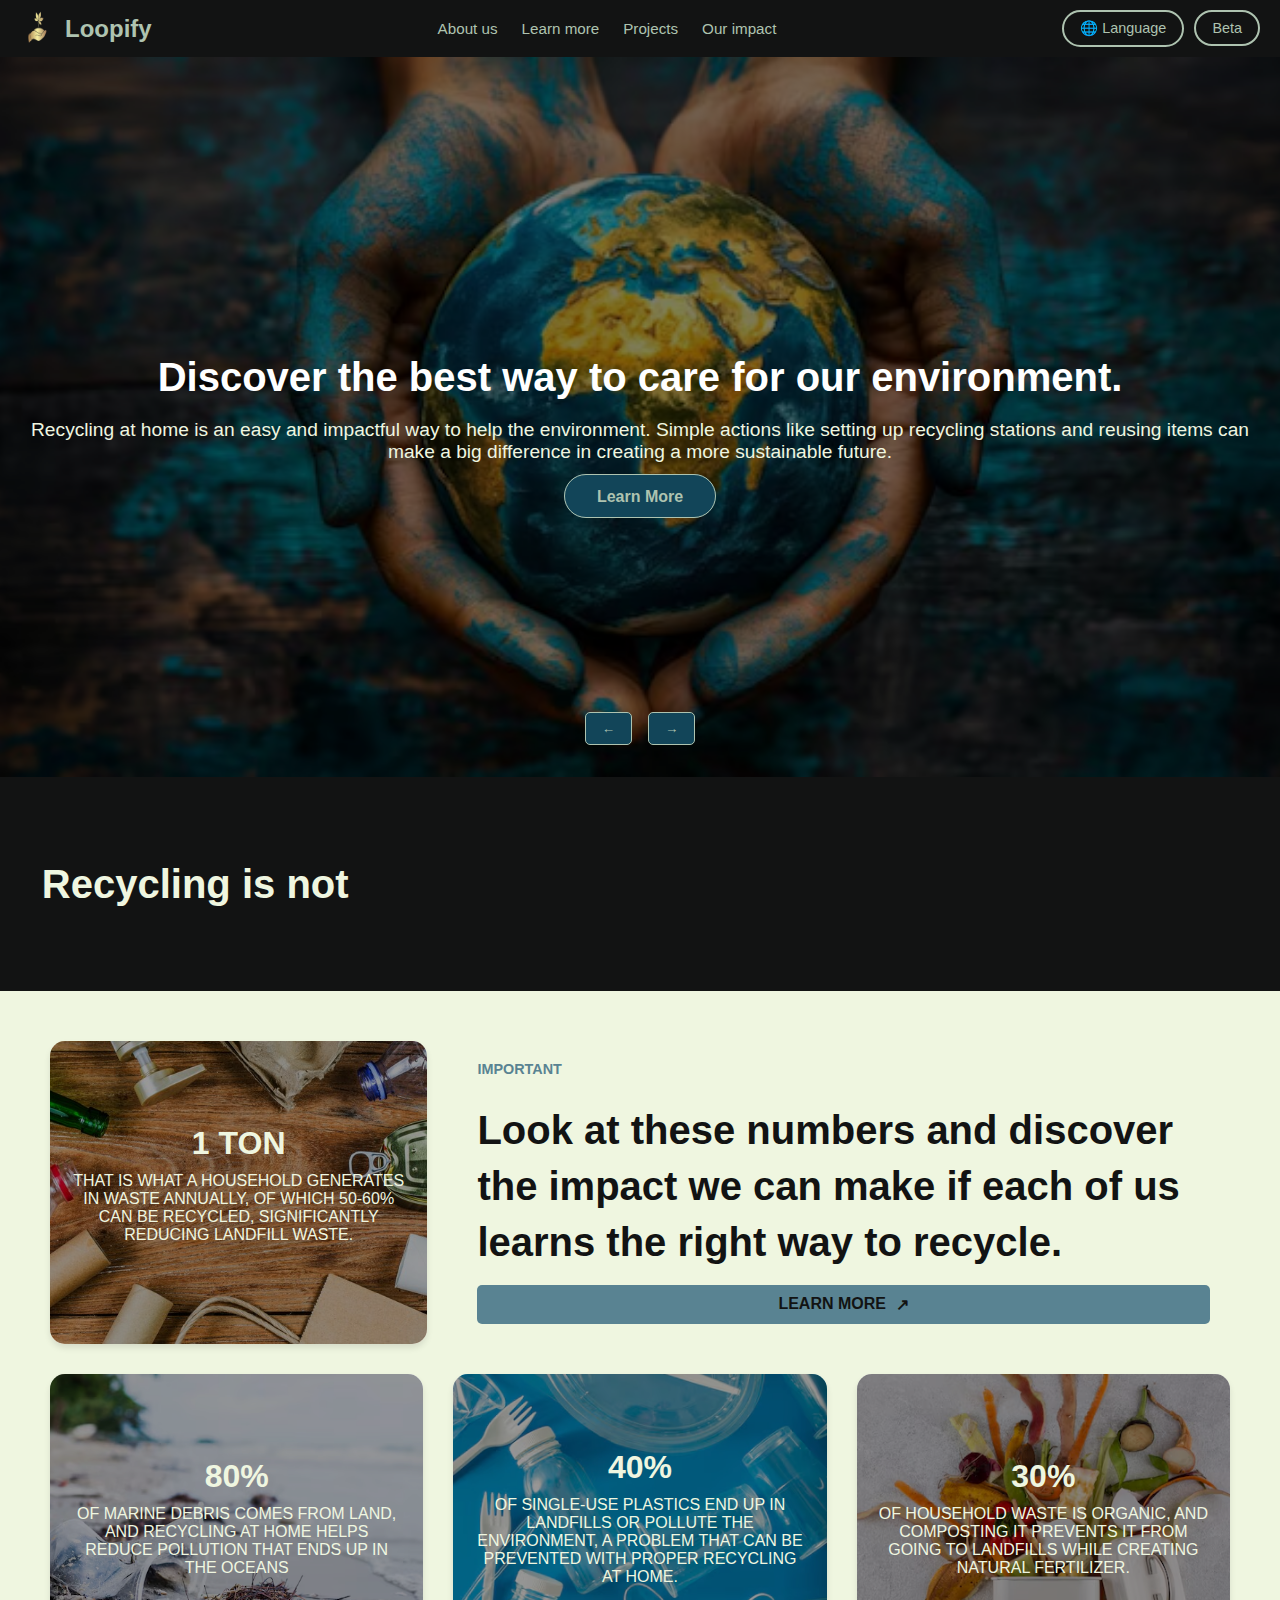
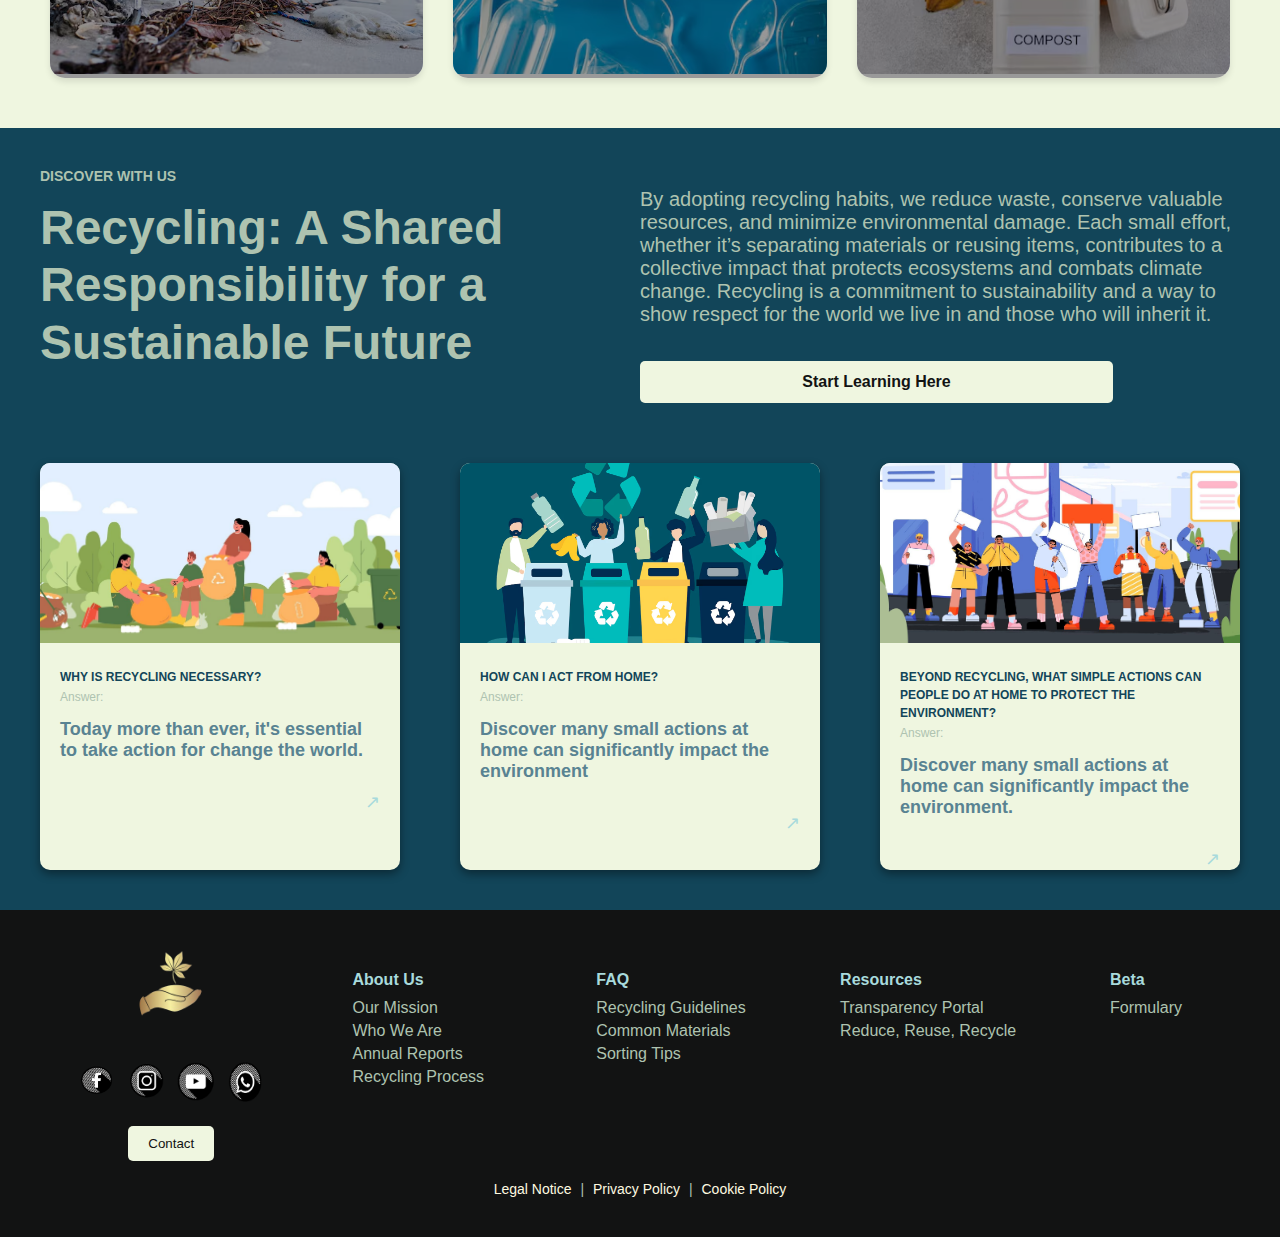
<file: index.html>
<!DOCTYPE html>
<html lang="en">
<head>
    <meta charset="UTF-8">
    <meta name="viewport" content="width=device-width, initial-scale=1.0">
    <title>Loopify Page</title>
    <link href="https://fonts.googleapis.com/css2?family=Roboto:wght@400;700&display=swap" rel="stylesheet">
    <link rel="stylesheet" href="styles.css">
</head>
<body>
    <header>
        <nav class="navbar">
            <a href="index.html" class="logo-container">
                <img src="images/logo.png" alt="Loopify Logo" class="logo">
                <div class="logo-text">Loopify</div>
            </a>
            <ul class="nav-links">
                <li><a href="aboutus.html">About us</a></li>
                <li><a href="how.html">Learn more</a></li>
                <li><a href="#">Projects</a></li>
                <li><a href="aboutus.html">Our impact</a></li>
            </ul>
            <div class="cta-buttons">
                <div class="language-dropdown">
                    <button class="language-btn">🌐 Language</button>
                    <div class="language-options">
                        <a href="indexs.html">Español</a>
                        <a href="index.html">English</a>
                    </div>
                </div>
                <a href="https://docs.google.com/forms/d/e/1FAIpQLScwcW6vLvy4FWDm4fd7d-55OdChu839KWPmwcbdcJJflcZWGw/viewform?usp=sf_link">
                    <button class="contact-btn">Beta</button>
                </a>
            </div>
        </nav>
    </header>
    
    <main>
        <section class="hero">
            <div class="slides">
                <div class="slide active" id="slide1">
                    <div class="hero-content">
                        <h1>Discover the best way to care for our environment.</h1>
                        <p>Recycling at home is an easy and impactful way to help the environment. Simple actions like setting up recycling stations and reusing items can make a big difference in creating a more sustainable future.</p>
                        <a href="why.html" class="scroll-btn">Learn More</a>
                    </div>
                </div>
                <div class="slide" id="slide2">
                    <div class="hero-content">
                        <h1>Teaching Kids to Recycle: A Fun Family Activity!</h1>
                        <p>Make recycling fun for your kids! Teach them eco-friendly habits that will last a lifetime while protecting the planet.</p>
                        <a href="https://www.youtube.com/watch?v=6jQ7y_qQYUA" class="scroll-btn">Watch Video</a>
                    </div>
                </div>
                <div class="slide" id="slide3">
                    <div class="hero-content">
                        <h1>Our Journey: Pioneering Online Recycling Education</h1>
                        <p>Explore how our website started with a mission to educate and inspire better recycling habits, one click at a time!</p>
                        <a href="aboutus.html" class="scroll-btn">Explore</a>
                    </div>
                </div>
            </div>
            <div class="carousel-controls">
                <button class="prev-btn">←</button>
                <button class="next-btn">→</button>
            </div>
        </section>

        <section class="scroll-text-container">
            <h1 class="scroll-text" data-text="Recycling is not just a choice; it’s a responsibility we all share."></h1>
        </section>

        <section class="stats-section">
            <div class="stats-content">
                <div class="stats-header-container">
                    <div class="stats-image">
                        <img src="images/houserecycle.png" alt="40%" class="stats-card-image">
                        <div class="stats-card-text">
                            <h2>1 TON</h2>
                            <p>THAT IS WHAT A HOUSEHOLD GENERATES IN WASTE ANNUALLY, OF WHICH 50-60% CAN BE RECYCLED, SIGNIFICANTLY REDUCING LANDFILL WASTE.</p>
                        </div>
                    </div>
                    <div class="stats-header">
                        <span class="stats-label">IMPORTANT</span>
                        <h1 class="stats-title">
                            Look at these numbers and discover the impact we can make if each of us learns the right way to recycle.
                        </h1>
                        <a href="why.html" class="stats-button">
                            <span>LEARN MORE</span>
                            <span class="stats-arrow">↗</span>
                        </a>
                    </div>
                </div>
        
                <div class="stats-cards-grid">
                    <div class="stats-card">
                        <img src="images/marinedebris.png" alt="1 TON" class="stats-card-image">
                        <div class="stats-card-text">
                            <h2>80%</h2>
                            <p>OF MARINE DEBRIS COMES FROM LAND, AND RECYCLING AT HOME HELPS REDUCE POLLUTION THAT ENDS UP IN THE OCEANS</p>
                        </div>
                    </div>
                    <div class="stats-card">
                        <img src="images/plastics.png" alt="40%" class="stats-card-image">
                        <div class="stats-card-text">
                            <h2>40%</h2>
                            <p>OF SINGLE-USE PLASTICS END UP IN LANDFILLS OR POLLUTE THE ENVIRONMENT, A PROBLEM THAT CAN BE PREVENTED WITH PROPER RECYCLING AT HOME.</p>
                        </div>
                    </div>
                    <div class="stats-card">
                        <img src="images/compost.png" alt="30%" class="stats-card-image">
                        <div class="stats-card-text">
                            <h2>30%</h2>
                            <p>OF HOUSEHOLD WASTE IS ORGANIC, AND COMPOSTING IT PREVENTS IT FROM GOING TO LANDFILLS WHILE CREATING NATURAL FERTILIZER.</p>
                        </div>
                    </div>
                </div>
            </div>
        </section>

        <section class="container">
            <div class="option">
                <div class="option-flex">
                    <div class="option-title">
                        <span class="section-label">Discover with us</span>
                        <h1>Recycling: A Shared Responsibility for a Sustainable Future</h1>
                    </div>
                    <div class="option-paragraph">
                        <p>By adopting recycling habits, we reduce waste, conserve valuable resources, and minimize environmental damage. Each small effort, whether it’s separating materials or reusing items, contributes to a collective impact that protects ecosystems and combats climate change. Recycling is a commitment to sustainability and a way to show respect for the world we live in and those who will inherit it.</p>
                        <a href="why.html" class="view-all-btn">Start Learning Here</a>
                    </div>
                </div>
            </div>
            <section class="cards">
                <div class="card">
                    <img src="images/benefic.png" alt="Solar panels">
                    <div class="card-content">
                        <span class="category">Why is recycling necessary?</span>
                        <span class="date">Answer:</span>
                        <h3>Today more than ever, it's essential to take action for change the world.</h3>
                        <a href="why.html" class="card-link">↗</a>
                    </div>
                </div>
                <div class="card">
                    <img src="images/trashhero.png" alt="Abstract dots">
                    <div class="card-content">
                        <span class="category">How can I act from home?</span>
                        <span class="date">Answer:</span>
                        <h3>Discover many small actions at home can significantly impact the environment</h3>
                        <a href="how.html#" class="card-link">↗</a>
                    </div>
                </div>
                <div class="card">
                    <img src="images/important.png" alt="Logistics center">
                    <div class="card-content">
                        <span class="category">Beyond Recycling, What simple actions can people do at home to protect the environment?</span>
                        <span class="date">Answer:</span>
                        <h3>Discover many small actions at home can significantly impact the environment.</h3>
                        <a href="what.html#" class="card-link">↗</a>
                    </div>
                </div>
            </section>
        </section>
    </main>

    <footer class="main-footer">
        <div class="footer-container">
            <div class="footer-logo-contact">
                <img src="images/logo.png" alt="DTRE Logo" class="footer-logo">
                <div class="footer-social">
                    <a href="#"><img src="images/facebook.png" alt="Facebook"></a>
                    <a href="#"><img src="images/instagram.png" alt="Instagram"></a>
                    <a href="#"><img src="images/youtube.png" alt="YouTube"></a>
                    <a href="#"><img src="images/whatsapp.png" alt="Email"></a>
            </div>
                <button class="contact-button">Contact</button>
            </div>
            <div class="footer-links">
                <div>
                    <h4>About Us</h4>
                    <ul>
                        <li><a href="aboutus.html">Our Mission</a></li>
                        <li><a href="aboutus.html">Who We Are</a></li>
                        <li><a href="aboutus.html">Annual Reports</a></li>
                        <li><a href="aboutus.html">Recycling Process</a></li>

                    </ul>
                </div>
                <div>
                    <h4>FAQ</h4>
                    <ul>
                        <li><a href="how.html#">Recycling Guidelines</a></li>
                        <li><a href="why.html#">Common Materials</a></li>
                        <li><a href="what.html#">Sorting Tips</a></li>
                    </ul>
                </div>
                <div>
                    <h4>Resources</h4>
                    <ul>
                        <li><a href="aboutus.html">Transparency Portal</a></li>
                        <li><a href="how.html#">Reduce, Reuse, Recycle</a></li>
                    </ul>
                </div>
                <div>
                    <h4>Beta</h4>
                    <ul>
                        <li><a href="https://docs.google.com/forms/d/e/1FAIpQLScwcW6vLvy4FWDm4fd7d-55OdChu839KWPmwcbdcJJflcZWGw/viewform?usp=sf_link">Formulary</a></li>
                    </ul>
                </div>
            </div>
        </div>
        <div class="footer-legal">
            <a href="aboutus.html">Legal Notice</a> |
            <a href="aboutus.html">Privacy Policy</a> |
            <a href="aboutus.html">Cookie Policy</a>
        </div>
    </footer>
    <script src="script.js"></script>
</body>
</html>
</file>
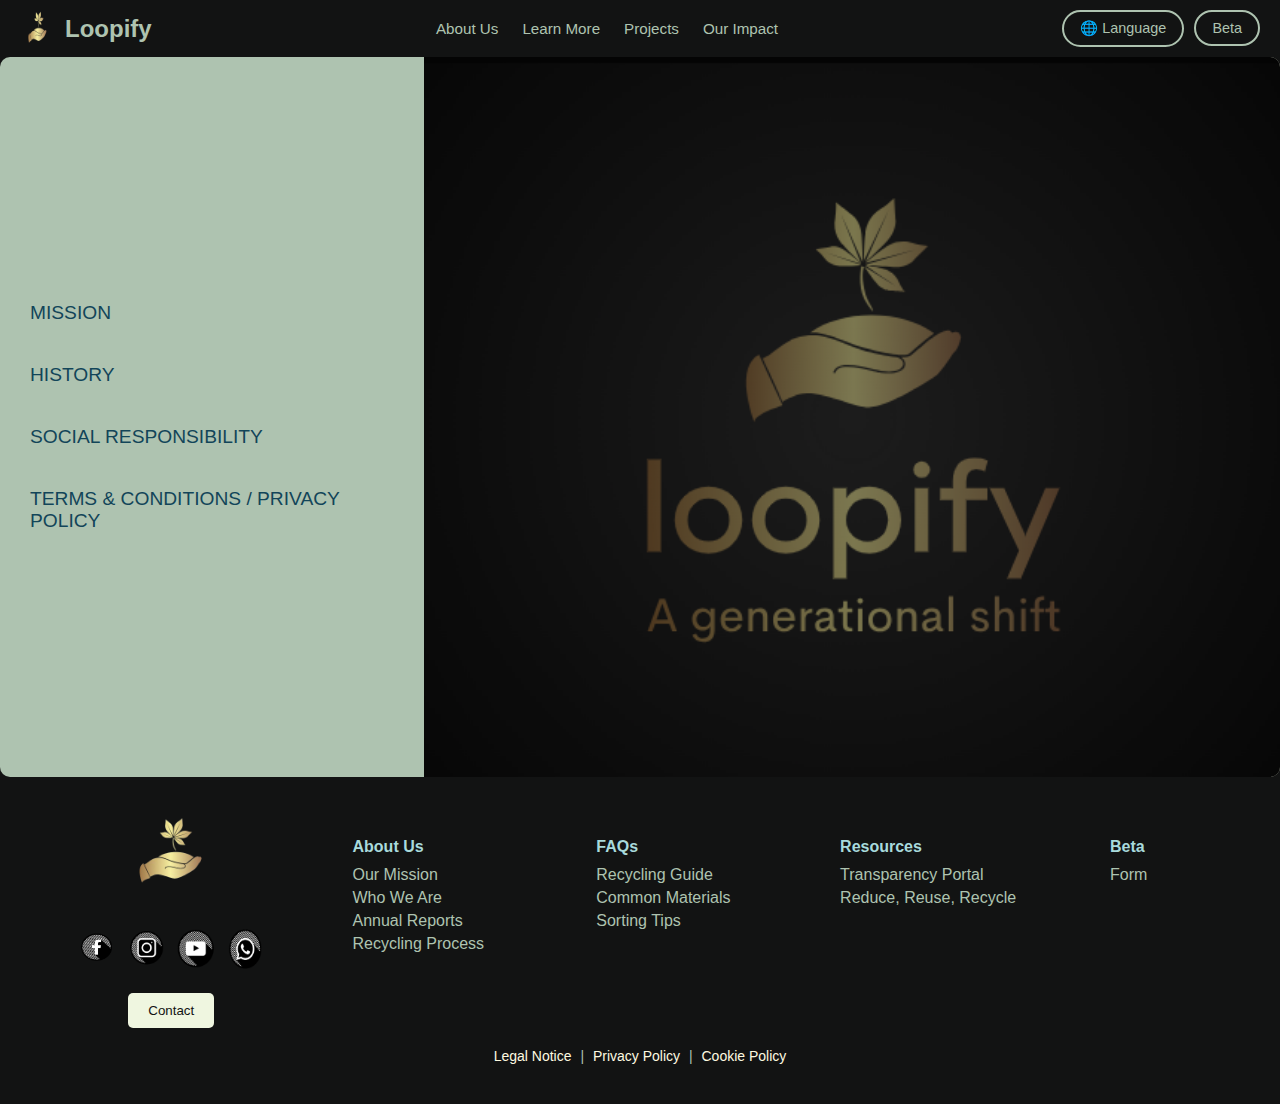
<file: aboutus.html>
<!DOCTYPE html>
<html lang="en">
<head>
    <meta charset="UTF-8">
    <meta name="viewport" content="width=device-width, initial-scale=1.0">
    <title>Loopify Page</title>
    <link href="https://fonts.googleapis.com/css2?family=Roboto:wght@400;700&display=swap" rel="stylesheet">
    <link rel="stylesheet" href="styles.css">
</head>
<body>
    <header>
        <nav class="navbar">
            <a href="indexs.html" class="logo-container">
                <img src="images/logo.png" alt="Loopify Logo" class="logo">
                <div class="logo-text">Loopify</div>
            </a>
            <ul class="nav-links">
                <li><a href="aboutus.html">About Us</a></li>
                <li><a href="how.html#">Learn More</a></li>
                <li><a href="#">Projects</a></li>
                <li><a href="aboutus.html">Our Impact</a></li>
            </ul>
            <div class="cta-buttons">
                <div class="language-dropdown">
                    <button class="language-btn">🌐 Language</button>
                    <div class="language-options">
                        <a href="sobrenosotros.html">Español</a>
                        <a href="aboutus.html">English</a>
                    </div>
                </div>
                <a href="https://docs.google.com/forms/d/e/1FAIpQLScwcW6vLvy4FWDm4fd7d-55OdChu839KWPmwcbdcJJflcZWGw/viewform?usp=sf_link">
                    <button class="contact-btn">Beta</button>
                </a>
            </div>
        </nav>
    </header>
    <main>
        <section class="media-section">
            <div class="text-container">
                <div class="static-text" data-id="1">MISSION</div>
                <div class="static-text" data-id="2">HISTORY</div>
                <div class="highlighted-text" data-id="3">SOCIAL RESPONSIBILITY</div>
                <div class="static-text" data-id="4">TERMS & CONDITIONS / PRIVACY POLICY</div>
            </div>
    
            <div class="descriptions-container">
                <div class="description-item" data-id="1">
                    <p>This website aims to educate and empower people to protect the environment through recycling. It provides guides, tips, and resources to raise awareness, reduce waste, and promote sustainable living. The site encourages eco-friendly habits through interactive content, community engagement, and educational tools for a greener future.</p>
                </div>
                <div class="description-item" data-id="2">
                    <p>In November 2024, we emerged from a deep desire to help the environment. We firmly believe that everyone can make a positive impact from within the walls of their homes. Through this website, our goal is to educate, inspire, and empower people to adopt recycling practices and contribute to a more sustainable future.</p>
                </div>
                <div class="description-item" data-id="3">
                    <p>Loopify is committed to sustainability, aligning its Corporate Social Responsibility with its strategy and culture. We prioritize transparency, active listening, and integrity to build trust with stakeholders. Through open communication, we understand their needs and create meaningful actions to address them, fostering shared value and collaboration.</p>
                </div>
                <div class="description-item" data-id="4">
                    <h2>Terms and Conditions</h2>

                    <h3>Welcome to Loopify</h3>
                    <p>Thank you for visiting Loopify, an educational website dedicated to raising awareness about recycling and sustainability. By accessing and using this site, you agree to comply with the following terms and conditions. If you do not agree with these terms, we recommend that you do not use this website.</p>
                
                    <h3>Use of the Website</h3>
                    <p><strong>1. Educational Purpose:</strong> The site is provided solely for educational purposes. It should not be used for commercial or profit-making purposes.</p>
                    <p><strong>2. Content:</strong> The content provided on this website, including text, graphics, images, and other materials, is intended to provide information about recycling and sustainability. We do not guarantee that all information is accurate or complete.</p>
                    <p><strong>3. Interactivity:</strong> By interacting with our content, such as forms or educational tools, you agree to use the provided information responsibly and within the established guidelines.</p>
                    <p><strong>4. No Data Retention:</strong> Loopify does not collect, store, or share personally identifiable information from users. Any information entered by the user is used solely for interaction within the website and is not stored.</p>
                
                    <h3>Intellectual Property</h3>
                    <p>All content on the website, including but not limited to text, images, logos, and design, is the property of Loopify or its respective owners and is protected by intellectual property laws.</p>
                
                    <h3>Modifications to the Website</h3>
                    <p>We reserve the right to modify or remove any part of this website at any time without prior notice. This includes changes to the terms and conditions, which will be posted on this page.</p>
                
                    <h3>User Responsibilities</h3>
                    <p>The user is responsible for:</p>
                    <ul>
                        <li>Using the website for educational purposes and not violating local or international laws.</li>
                        <li>Not using the site for illegal activities, such as unauthorized data collection or unauthorized access to systems.</li>
                    </ul>
                
                    <h3>Disclaimer of Liability</h3>
                    <p>Loopify will not be liable for any direct or indirect damages arising from the use of this website, including but not limited to data loss, service interruptions, or device damage.</p>

                    <h2>Privacy Policy</h2>

                    <h3>Information We Collect</h3>
                    <p>At Loopify, we are committed to protecting your privacy. We do not collect or store personally identifiable information from users who visit our website. Any interaction with our tools and educational content does not require the submission of personal data.</p>
                
                    <h3>Use of Cookies</h3>
                    <p>This website uses cookies to enhance your browsing experience. Cookies are small files stored on your device that allow the website to remember your preferences. You can configure your browser to reject cookies, but this may affect some website features.</p>
                
                    <h3>Data Security</h3>
                    <p>Although Loopify does not collect personal information, we take reasonable measures to ensure the security of any data you may provide when using the site (e.g., through interactive forms). However, we cannot guarantee complete security of data transmitted over the internet.</p>
                
                    <h3>Links to Third-Party Websites</h3>
                    <p>Our site may contain links to other websites. We are not responsible for the privacy policies or content of those sites. We recommend reading the privacy policies of any external websites you visit.</p>
                
                    <h3>Changes to the Privacy Policy</h3>
                    <p>Loopify reserves the right to modify this privacy policy at any time. Any changes will be posted on this page. We recommend reviewing this page regularly to stay informed about any updates.</p>
                
                </div>
            </div>
        </section>    
    </main>
    <footer class="main-footer">
        <div class="footer-container">
            <div class="footer-logo-contact">
                <img src="images/logo.png" alt="DTRE Logo" class="footer-logo">
                <div class="footer-social">
                    <a href="#"><img src="images/facebook.png" alt="Facebook"></a>
                    <a href="#"><img src="images/instagram.png" alt="Instagram"></a>
                    <a href="#"><img src="images/youtube.png" alt="YouTube"></a>
                    <a href="#"><img src="images/whatsapp.png" alt="WhatsApp"></a>
                </div>
                <button class="contact-button">Contact</button>
            </div>
            <div class="footer-links">
                <div>
                    <h4>About Us</h4>
                    <ul>
                        <li><a href="aboutus.html">Our Mission</a></li>
                        <li><a href="aboutus.html">Who We Are</a></li>
                        <li><a href="aboutus.html">Annual Reports</a></li>
                        <li><a href="aboutus.html">Recycling Process</a></li>
                    </ul>
                </div>
                <div>
                    <h4>FAQs</h4>
                    <ul>
                        <li><a href="how.html#">Recycling Guide</a></li>
                        <li><a href="why.html#">Common Materials</a></li>
                        <li><a href="what.html#">Sorting Tips</a></li>
                    </ul>
                </div>
                <div>
                    <h4>Resources</h4>
                    <ul>
                        <li><a href="aboutus.html">Transparency Portal</a></li>
                        <li><a href="how.html#">Reduce, Reuse, Recycle</a></li>
                    </ul>
                </div>
                <div>
                    <h4>Beta</h4>
                    <ul>
                        <li><a href="aboutus.html">Form</a></li>
                    </ul>
                </div>
            </div>
        </div>
        <div class="footer-legal">
            <a href="aboutus.html">Legal Notice</a> |
            <a href="aboutus.html">Privacy Policy</a> |
            <a href="aboutus.html">Cookie Policy</a>
        </div>
    </footer>
    <script>
        document.addEventListener("DOMContentLoaded", () => {
            const textOptions = document.querySelectorAll(".text-container div");
            const descriptions = document.querySelectorAll(".description-item");

            textOptions.forEach((textOption) => {
                textOption.addEventListener("click", () => {
                    const id = textOption.getAttribute("data-id");

                    textOptions.forEach((text) => text.classList.remove("active"));
                    descriptions.forEach((desc) => desc.classList.remove("active"));

                    textOption.classList.add("active");
                    const matchingDescription = document.querySelector(`.description-item[data-id="${id}"]`);
                    if (matchingDescription) {
                        matchingDescription.classList.add("active");
                    }
                });
            });
        });
        document.querySelector('.language-btn').addEventListener('click', function (e) {
        e.stopPropagation();
        const dropdown = document.querySelector('.language-dropdown');
        dropdown.classList.toggle('open');
    });

document.addEventListener('click', function () {
        const dropdown = document.querySelector('.language-dropdown');
        if (dropdown.classList.contains('open')) {
            dropdown.classList.remove('open');
        }
    });
    </script>

</body>
</html>
</file>
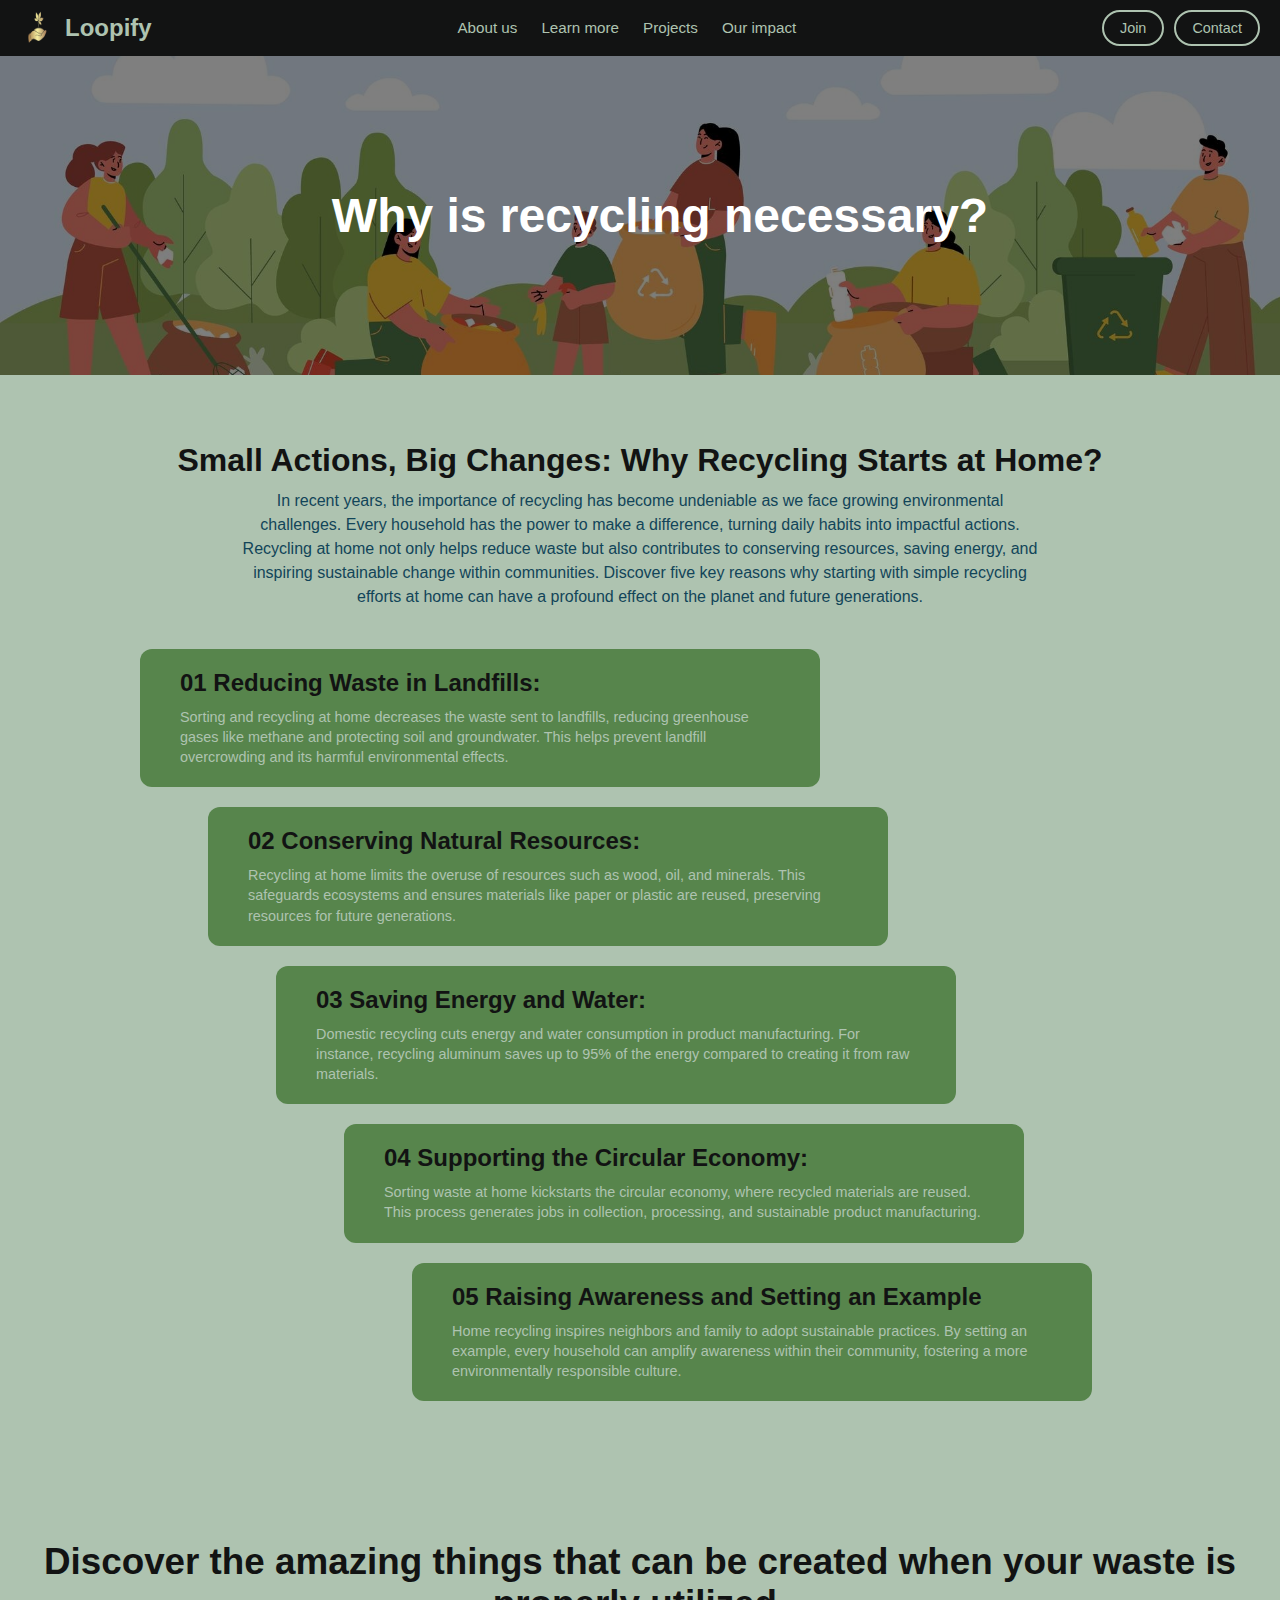
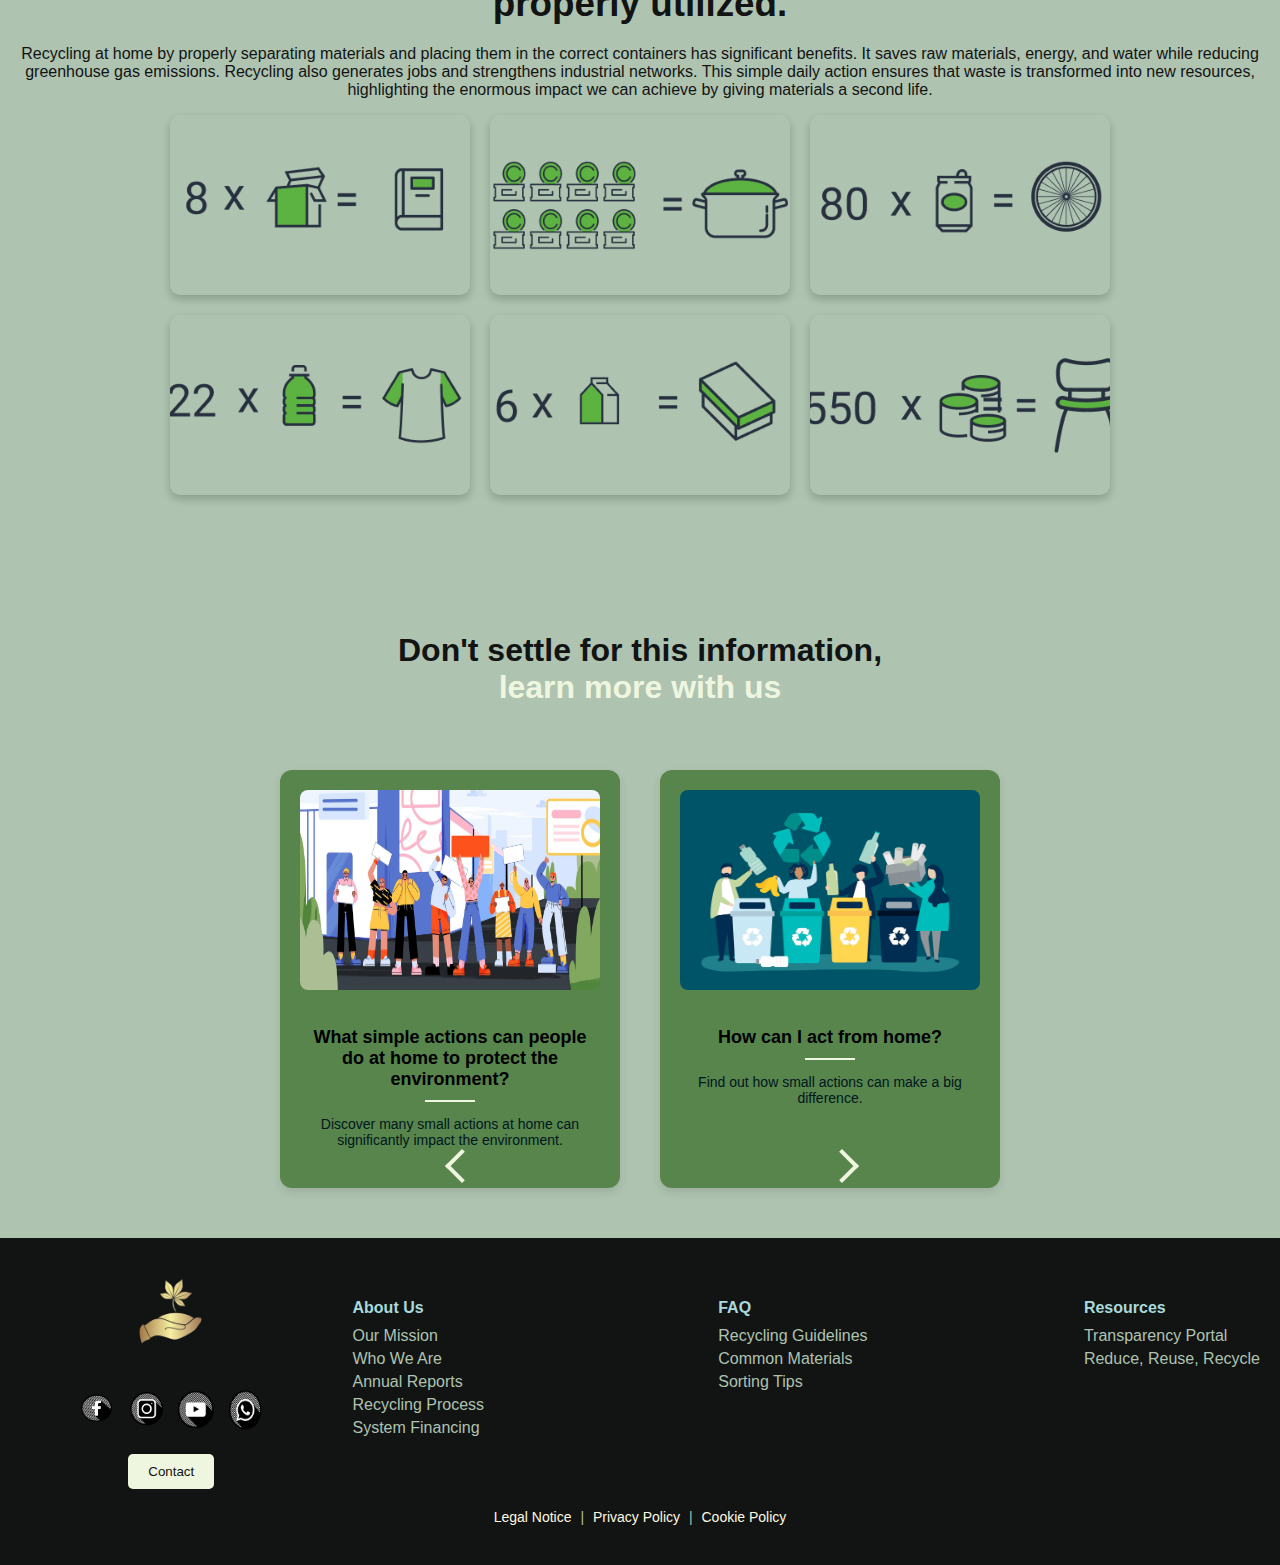
<file: benefict.html>
<!DOCTYPE html>
<html lang="en">
<head>
    <meta charset="UTF-8">
    <meta name="viewport" content="width=device-width, initial-scale=1.0">
    <title>Loopify Page</title>
    <link href="https://fonts.googleapis.com/css2?family=Roboto:wght@400;700&display=swap" rel="stylesheet">
    <link rel="stylesheet" href="styles.css">
</head>
<body>
    <header>
        <nav class="navbar">
            <a href="file:///Users/dr.jluismosqueda/Desktop/BYUI-ONLINE/GESCI%20110/index.html" class="logo-container">
                <img src="images/logo.png" alt="Loopify Logo" class="logo">
                <div class="logo-text">Loopify</div>
            </a>
            <ul class="nav-links">
                <li><a href="file:///Users/dr.jluismosqueda/Desktop/BYUI-ONLINE/GESCI%20110/aboutus.html">About us</a></li>
                <li><a href="file:///Users/dr.jluismosqueda/Desktop/BYUI-ONLINE/GESCI%20110/trash.html#">Learn more</a></li>
                <li><a href="#">Projects</a></li>
                <li><a href="file:///Users/dr.jluismosqueda/Desktop/BYUI-ONLINE/GESCI%20110/aboutus.html">Our impact</a></li>
            </ul>
            <div class="cta-buttons">
                <button class="join-btn">Join</button>
                <button class="contact-btn">Contact</button>
            </div>
        </nav>
    </header>
    <main>
        <section class="hero-benefic">
            <h1>Why is recycling necessary?</h1>
        </section>

        <section class="approach">
            <h2>Small Actions, Big Changes: Why Recycling Starts at Home?</h2>
            <p>
                In recent years, the importance of recycling has become undeniable as we face growing environmental challenges. Every household has the power to make a difference, turning daily habits into impactful actions. Recycling at home not only helps reduce waste but also contributes to conserving resources, saving energy, and inspiring sustainable change within communities. Discover five key reasons why starting with simple recycling efforts at home can have a profound effect on the planet and future generations.
            </p>
            <div class="steps">
                <div class="step step-1">
                    <h3>01 Reducing Waste in Landfills:</h3>
                    <p>Sorting and recycling at home decreases the waste sent to landfills, reducing greenhouse gases like methane and protecting soil and groundwater. This helps prevent landfill overcrowding and its harmful environmental effects.</p>
                </div>
                <div class="step step-2">
                    <h3>02 Conserving Natural Resources:</h3>
                    <p>Recycling at home limits the overuse of resources such as wood, oil, and minerals. This safeguards ecosystems and ensures materials like paper or plastic are reused, preserving resources for future generations.</p>
                </div>
                <div class="step step-3">
                    <h3>03 Saving Energy and Water:</h3>
                    <p>Domestic recycling cuts energy and water consumption in product manufacturing. For instance, recycling aluminum saves up to 95% of the energy compared to creating it from raw materials.</p>
                </div>
                <div class="step step-4">
                    <h3>04 Supporting the Circular Economy:</h3>
                    <p>Sorting waste at home kickstarts the circular economy, where recycled materials are reused. This process generates jobs in collection, processing, and sustainable product manufacturing.</p>
                </div>
                <div class="step step-5">
                    <h3>05 Raising Awareness and Setting an Example</h3>
                    <p>Home recycling inspires neighbors and family to adopt sustainable practices. By setting an example, every household can amplify awareness within their community, fostering a more environmentally responsible culture.</p>
                </div>
            </div>
        </section>

        <section class="benefic">
            <h2>Discover the amazing things that can be created when your waste is properly utilized.</h2>
            <p class="main-text"></p>Recycling at home by properly separating materials and placing them in the correct containers has significant benefits. It saves raw materials, energy, and water while reducing greenhouse gas emissions. Recycling also generates jobs and strengthens industrial networks. This simple daily action ensures that waste is transformed into new resources, highlighting the enormous impact we can achieve by giving materials a second life.</p>
            <div class="illustration-container">
                <div class="illustration">
                    <div class="image-box">
                        <img src="images/book.png" alt="Safety Image">
                    </div>
                    <div class="content1">
                        <h3>1 Book</h3>
                        <p>With 8 cereal boxes</p>
                    </div>
                </div>
                <div class="illustration">
                    <div class="image-box">
                        <img src="images/cooking pot.png" alt="Adventure Image">
                    </div>
                    <div class="content1">
                        <h3>1 Cooking Pot</h3>
                        <p>We can create the components with 8 tin cans</p>
                    </div>
                </div>
                <div class="illustration">
                    <div class="image-box">
                        <img src="images/ticycletire.png" alt="Memories Image">
                    </div>
                    <div class="content1">
                        <h3>1 Bicycle Tire</h3>
                        <p>With 80 soda cans</p>
                    </div>
                </div>
                <div class="illustration">
                    <div class="image-box">
                        <img src="images/t-shirt.png" alt="Memories Image">
                    </div>
                    <div class="content1">
                        <h3>1 T-shirt</h3>
                        <p>With 22 plastic bottles</p>
                    </div>
                </div>
                <div class="illustration">
                    <div class="image-box">
                        <img src="images/shoebox.png" alt="Memories Image">
                    </div>
                    <div class="content1">
                        <h3>1 Shoebox</h3>
                        <p>With 6 cartons briks</p>
                    </div>
                </div>
                <div class="illustration">
                    <div class="image-box">
                        <img src="images/chair.png" alt="Memories Image">
                    </div>
                    <div class="content1">
                        <h3>The Parts Of A Chair</h3>
                        <p>With 550 aluminum cans</p>
                    </div>
                </div>
            </div>
        </section>
        <section class="learn-more-section">
            <h2>Don't settle for this information, <br><span>learn more with us</span></h2>
            <p>Check out our other articles:</p>
            <div class="articles">
                <div class="article-benefic">
                    <img src="images/important.png" alt="Benefits of recycling">
                    <h3>What simple actions can people do at home to protect the environment?</h3>
                    <hr />
                    <p>Discover many small actions at home can significantly impact the environment.</p>
                    <a href="file:///Users/dr.jluismosqueda/Desktop/BYUI-ONLINE/GESCI%20110/important.html#" class="arrows left-arrows"></a>
                </div> 
                <div class="article-benefic">
                    <img src="images/trashhero.png" alt="Benefits of recycling">
                    <h3>How can I act from home?</h3>
                    <hr />
                    <p>Find out how small actions can make a big difference.</p>
                    <a href="file:///Users/dr.jluismosqueda/Desktop/BYUI-ONLINE/GESCI%20110/trash.html#" class="arrows right-arrows"></a>
                </div>
            </div>
        </section>    
    </main>
    <footer class="main-footer">
        <div class="footer-container">
            <div class="footer-logo-contact">
                <img src="images/logo.png" alt="DTRE Logo" class="footer-logo">
                <div class="footer-social">
                    <a href="#"><img src="images/facebook.png" alt="Facebook"></a>
                    <a href="#"><img src="images/instagram.png" alt="Instagram"></a>
                    <a href="#"><img src="images/youtube.png" alt="YouTube"></a>
                    <a href="#"><img src="images/whatsapp.png" alt="Email"></a>
            </div>
                <button class="contact-button">Contact</button>
            </div>
            <div class="footer-links">
                <div>
                    <h4>About Us</h4>
                    <ul>
                        <li><a href="file:///Users/dr.jluismosqueda/Desktop/BYUI-ONLINE/GESCI%20110/aboutus.html">Our Mission</a></li>
                        <li><a href="file:///Users/dr.jluismosqueda/Desktop/BYUI-ONLINE/GESCI%20110/aboutus.html">Who We Are</a></li>
                        <li><a href="file:///Users/dr.jluismosqueda/Desktop/BYUI-ONLINE/GESCI%20110/aboutus.html">Annual Reports</a></li>
                        <li><a href="file:///Users/dr.jluismosqueda/Desktop/BYUI-ONLINE/GESCI%20110/aboutus.html">Recycling Process</a></li>
                        <li><a href="file:///Users/dr.jluismosqueda/Desktop/BYUI-ONLINE/GESCI%20110/aboutus.html">System Financing</a></li>
                    </ul>
                </div>
                <div>
                    <h4>FAQ</h4>
                    <ul>
                        <li><a href="file:///Users/dr.jluismosqueda/Desktop/BYUI-ONLINE/GESCI%20110/trash.html#">Recycling Guidelines</a></li>
                        <li><a href="file:///Users/dr.jluismosqueda/Desktop/BYUI-ONLINE/GESCI%20110/trash.html#">Common Materials</a></li>
                        <li><a href="file:///Users/dr.jluismosqueda/Desktop/BYUI-ONLINE/GESCI%20110/important.html#">Sorting Tips</a></li>
                    </ul>
                </div>
                <div>
                    <h4>Resources</h4>
                    <ul>
                        <li><a href="file:///Users/dr.jluismosqueda/Desktop/BYUI-ONLINE/GESCI%20110/aboutus.html">Transparency Portal</a></li>
                        <li><a href="file:///Users/dr.jluismosqueda/Desktop/BYUI-ONLINE/GESCI%20110/trash.html#">Reduce, Reuse, Recycle</a></li>
                    </ul>
                </div>
            </div>
        </div>
        <div class="footer-legal">
            <a href="file:///Users/dr.jluismosqueda/Desktop/BYUI-ONLINE/GESCI%20110/aboutus.html">Legal Notice</a> |
            <a href="file:///Users/dr.jluismosqueda/Desktop/BYUI-ONLINE/GESCI%20110/aboutus.html">Privacy Policy</a> |
            <a href="file:///Users/dr.jluismosqueda/Desktop/BYUI-ONLINE/GESCI%20110/aboutus.html">Cookie Policy</a>
        </div>
    </footer>
<script src="script.js"></script>
</body>
</html>
</file>
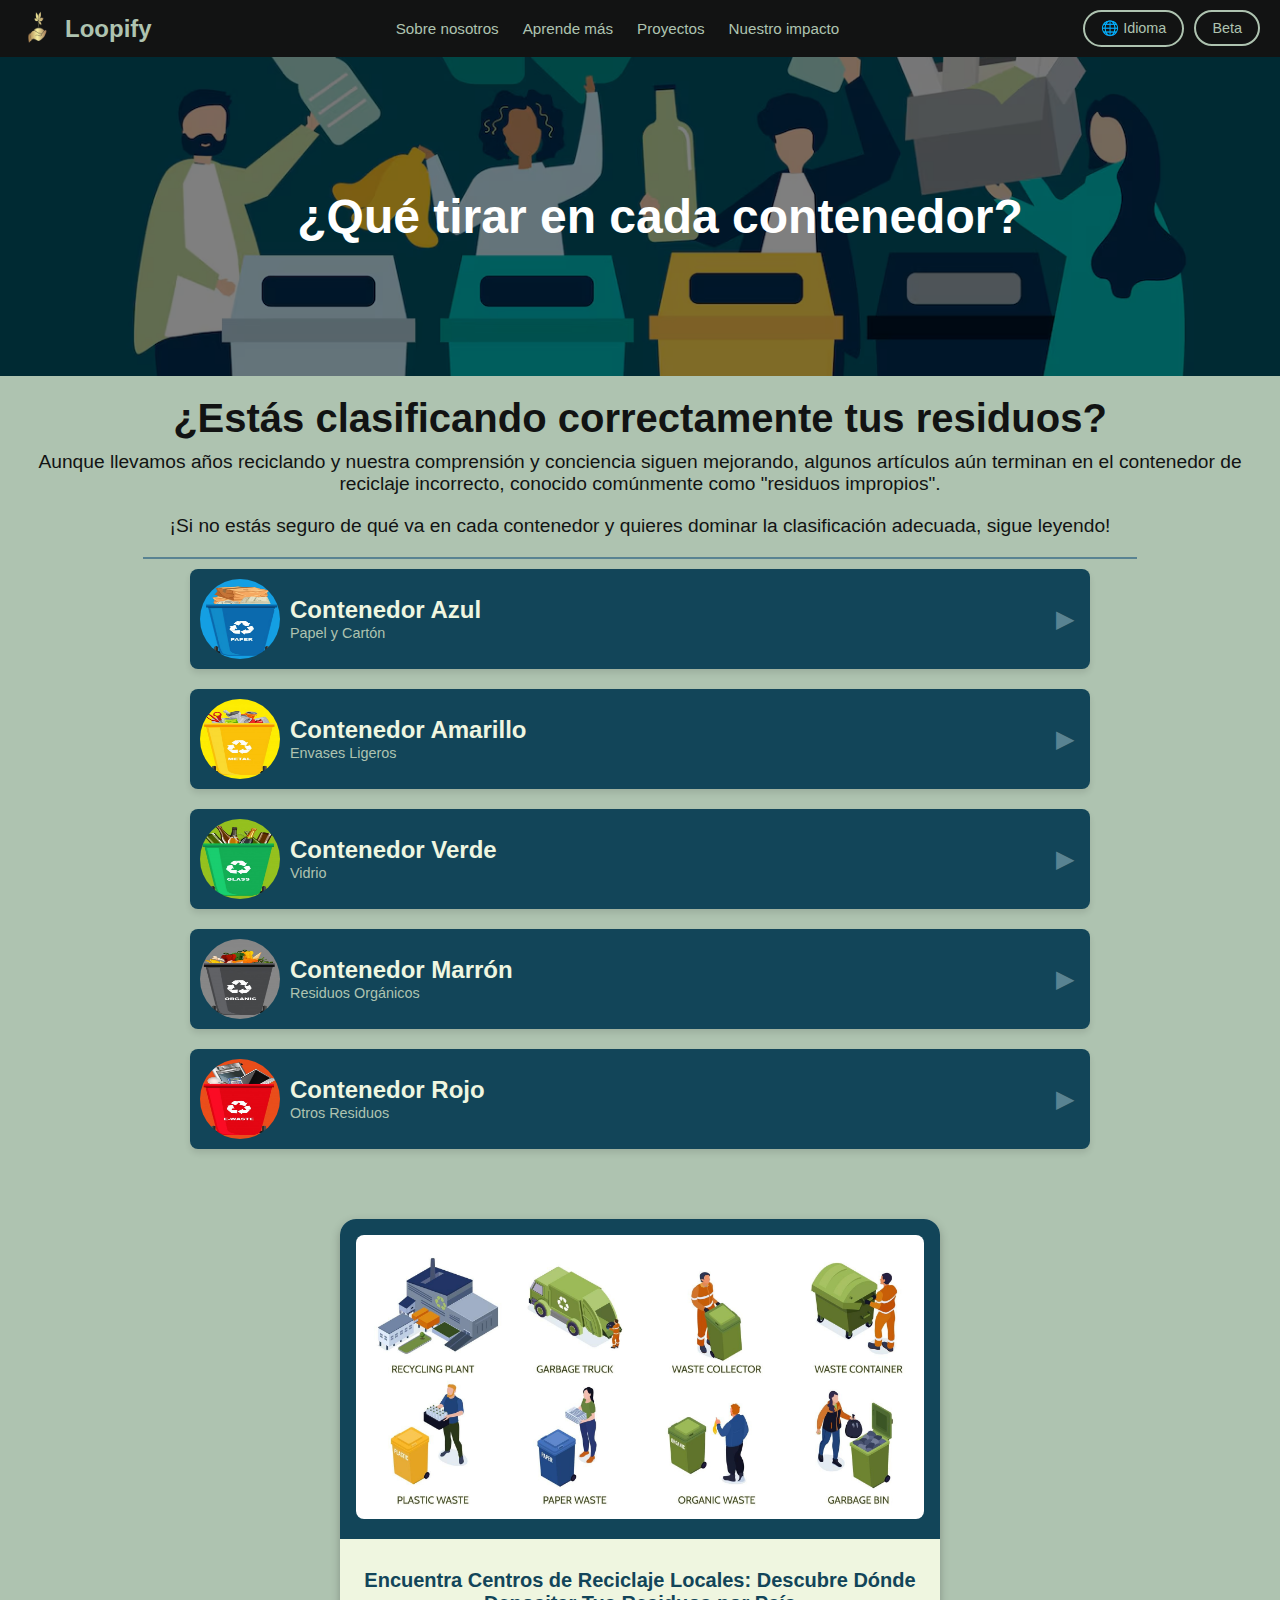
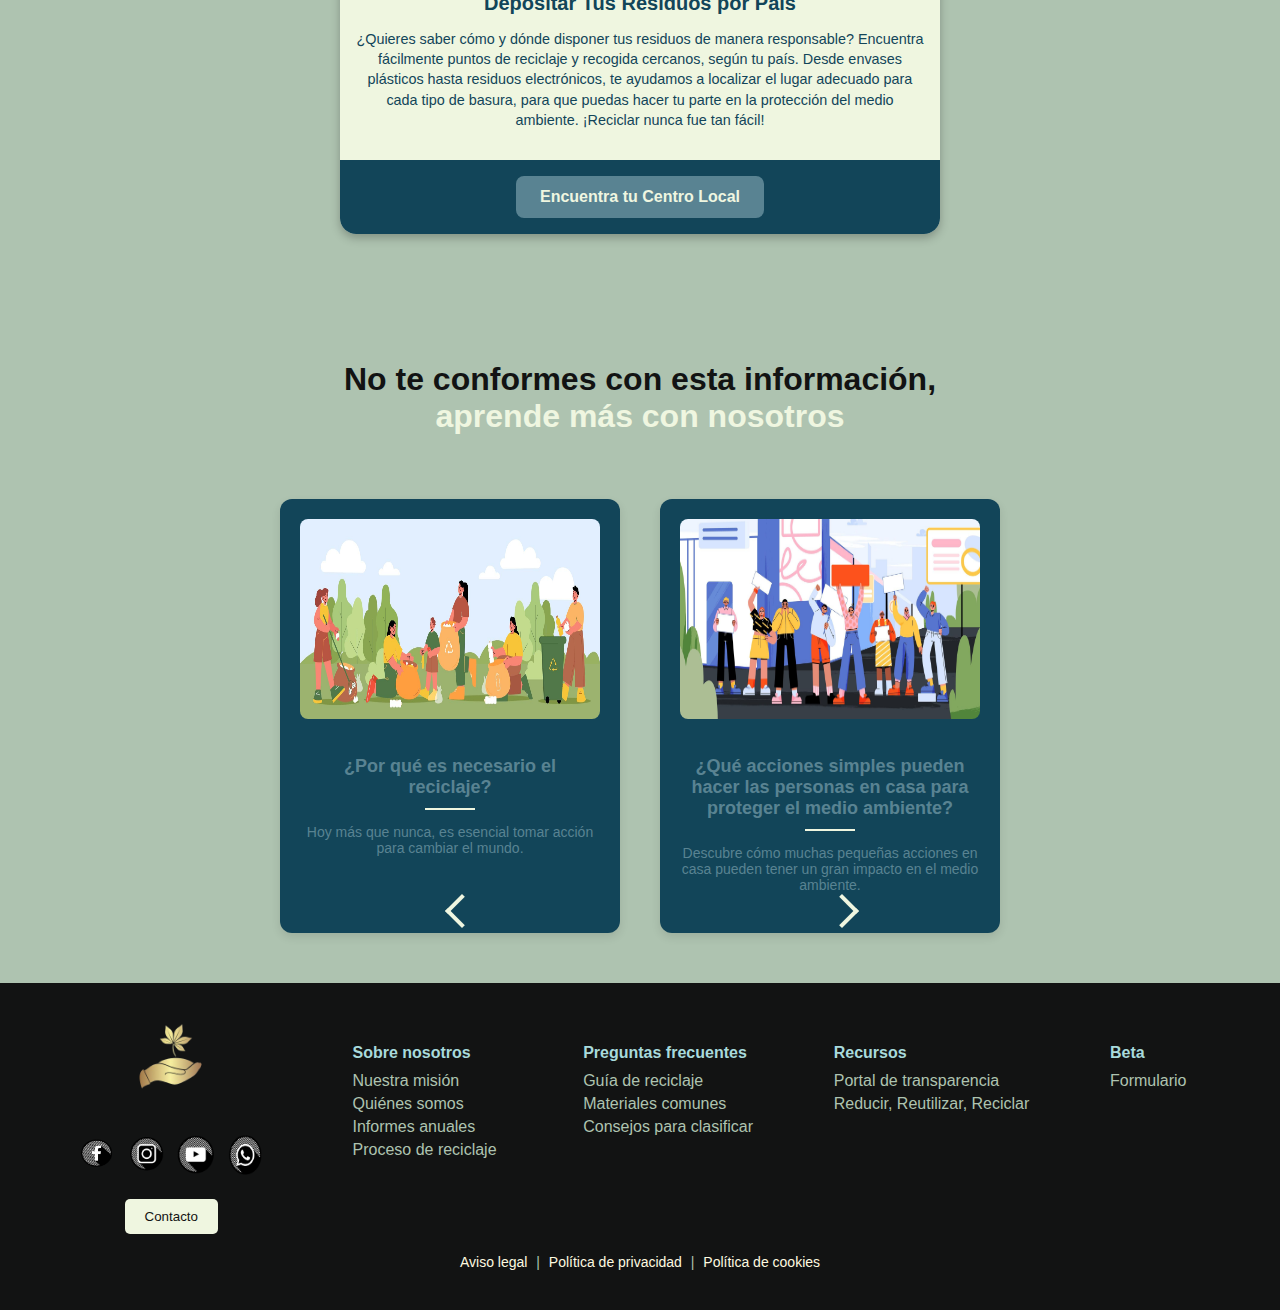
<file: como.html>
<!DOCTYPE html>
<html lang="es">
<head>
    <meta charset="UTF-8">
    <meta name="viewport" content="width=device-width, initial-scale=1.0">
    <title>Página Loopify</title>
    <link href="https://fonts.googleapis.com/css2?family=Roboto:wght@400;700&display=swap" rel="stylesheet">
    <link rel="stylesheet" href="styles.css">
</head>
<body>
    <header>
        <nav class="navbar">
            <a href="indexs.html" class="logo-container">
                <img src="images/logo.png" alt="Logo de Loopify" class="logo">
                <div class="logo-text">Loopify</div>
            </a>
            <ul class="nav-links">
                <li><a href="sobrenosotros.html">Sobre nosotros</a></li>
                <li><a href="como.html#">Aprende más</a></li>
                <li><a href="#">Proyectos</a></li>
                <li><a href="sobrenosotros.html">Nuestro impacto</a></li>
            </ul>
            <div class="cta-buttons">
                <div class="language-dropdown">
                    <button class="language-btn">🌐 Idioma</button>
                    <div class="language-options">
                        <a href="como.html">Español</a>
                        <a href="how.html">English</a>
                    </div>
                </div>
                <a href="https://docs.google.com/forms/d/e/1FAIpQLScwcW6vLvy4FWDm4fd7d-55OdChu839KWPmwcbdcJJflcZWGw/viewform?usp=sf_link">
                    <button class="contact-btn">Beta</button>
                </a>
            </div>
        </nav>
    </header>
    <main>
        <section class="hero-trash">
            <h1>¿Qué tirar en cada contenedor?</h1>
        </section>
        <section class="board-section">
            <h1 class="main-title">¿Estás clasificando correctamente tus residuos?</h1>
            <p class="main-text">Aunque llevamos años reciclando y nuestra comprensión y conciencia siguen mejorando, algunos artículos aún terminan en el contenedor de reciclaje incorrecto, conocido comúnmente como "residuos impropios".</p>
            <p class="main-text">¡Si no estás seguro de qué va en cada contenedor y quieres dominar la clasificación adecuada, sigue leyendo!</p>
            <hr class="divider">
            <div class="board-container">
                <div class="board">
                    <div class="board-header">
                        <div class="image-text-container">
                            <img src="images/bluebin.png" alt="Icono">
                            <div class="board-info">
                                <h2>Contenedor Azul</h2>
                                <p>Papel y Cartón</p>
                            </div>
                        </div>
                        <button class="toggle-button" onclick="toggleContent(this)">
                            <span class="arrow">▶</span>
                        </button>
                    </div>                    
                    <div class="board-content">
                        <img src="images/paper.png" alt="Papel">
                        <p>⦿ Los reciclables incluyen hojas de papel, revistas y cajas de cartón (aplanadas para un mejor uso del espacio).</p>
                        <p>⦿ No incluyas artículos manchados de comida, papel encerado o fotografías.</p>
                    </div>
                </div>
                <div class="board">
                    <div class="board-header">
                        <div class="image-text-container">
                            <img src="images/yellowbin.png" alt="Icono">
                            <div class="board-info">
                                <h2>Contenedor Amarillo</h2>
                                <p>Envases Ligeros</p>
                            </div>
                        </div>
                        <button class="toggle-button" onclick="toggleContent(this)">
                            <span class="arrow">▶</span>
                        </button>
                    </div>                    
                    <div class="board-content">
                        <img src="images/can.png" alt="Reducir el Consumo de Energía">
                        <p>⦿ Acepta plásticos (botellas, envoltorios), latas, bricks (como cartones de leche) y bolsas de plástico.</p>
                        <p>⦿ Antes de desecharlos, vacía y comprime los artículos, y guárdalos en una bolsa separada.</p>
                    </div>
                </div>                
                <div class="board">
                    <div class="board-header">
                        <div class="image-text-container">
                            <img src="images/greenbin.png" alt="Icono">
                            <div class="board-info">
                                <h2>Contenedor Verde</h2>
                                <p>Vidrio</p>
                            </div>
                        </div>
                        <button class="toggle-button" onclick="toggleContent(this)">
                            <span class="arrow">▶</span>
                        </button>
                    </div>                    
                    <div class="board-content">
                        <img src="images/glass.png" alt="Reducir el Consumo de Energía">
                        <p>⦿ Solo para botellas y frascos (sin tapas ni corchos).</p>
                        <p>⦿ No incluyas cristal de ventanas, espejos ni cerámica.</p>
                    </div> 
                </div>
                <div class="board">
                    <div class="board-header">
                        <div class="image-text-container">
                            <img src="images/brownbin.png" alt="Icono">
                            <div class="board-info">
                                <h2>Contenedor Marrón</h2>
                                <p>Residuos Orgánicos</p>
                            </div>
                        </div>
                        <button class="toggle-button" onclick="toggleContent(this)">
                            <span class="arrow">▶</span>
                        </button>
                    </div>                    
                    <div class="board-content">
                        <img src="images/foodscraps.png" alt="Reducir el Consumo de Energía">
                        <p>⦿ Incluye restos de comida, cáscaras de huevo, posos de café y residuos similares.</p>
                        <p>⦿ El compostaje es una excelente opción si tienes espacio, convirtiendo los residuos orgánicos en fertilizante natural.</p>
                    </div> 
                </div>
                <div class="board">
                    <div class="board-header">
                        <div class="image-text-container">
                            <img src="images/redbin.png" alt="Icono">
                            <div class="board-info">
                                <h2>Contenedor Rojo</h2>
                                <p>Otros Residuos</p>
                            </div>
                        </div>
                        <button class="toggle-button" onclick="toggleContent(this)">
                            <span class="arrow">▶</span>
                        </button>
                    </div>                    
                    <div class="board-content">
                        <img src="images/batteries.png" alt="Reducir el Consumo de Energía">
                        <p>⦿ Los medicamentos caducados deben llevarse a los puntos de recogida SIGRE en las farmacias.</p>
                        <p>⦿ Los residuos peligrosos, electrónicos y las baterías deben ir a instalaciones de reciclaje especializadas o puntos de entrega.</p>
                    </div>
                </div>                         
            </div>
        </section>
        <section class="promo-section">
            <div class="promo-card">
                <div class="promo-header">
                    <div class="promo-image">
                        <img src="images/where.png" alt="Promoción de Reciclaje">
                    </div>
                </div>
                <div class="promo-content">
                    <h1>Encuentra Centros de Reciclaje Locales: Descubre Dónde Depositar Tus Residuos por País</h1>
                    <p>¿Quieres saber cómo y dónde disponer tus residuos de manera responsable? Encuentra fácilmente puntos de reciclaje y recogida cercanos, según tu país. Desde envases plásticos hasta residuos electrónicos, te ayudamos a localizar el lugar adecuado para cada tipo de basura, para que puedas hacer tu parte en la protección del medio ambiente. ¡Reciclar nunca fue tan fácil!</p>
                </div>
                <div class="promo-footer">
                    <a href="https://search.earth911.com/?utm_source=earth911-header" class="promo-button">Encuentra tu Centro Local</a>
                </div>
            </div>
        </section>
        <section class="learn-more-section">
            <h2>No te conformes con esta información, <br><span>aprende más con nosotros</span></h2>
            <p>Consulta nuestros otros artículos:</p>
            <div class="articles">
                <div class="article">
                    <img src="images/benefic.png" alt="¿Qué se puede reciclar?">
                    <h3>¿Por qué es necesario el reciclaje?</h3>
                    <hr />
                    <p>Hoy más que nunca, es esencial tomar acción para cambiar el mundo.</p>
                    <a href="porque.html" class="arrows left-arrows"></a>
                </div>
                <div class="article">
                    <img src="images/important.png" alt="Beneficios del reciclaje">
                    <h3>¿Qué acciones simples pueden hacer las personas en casa para proteger el medio ambiente?</h3>
                    <hr />
                    <p>Descubre cómo muchas pequeñas acciones en casa pueden tener un gran impacto en el medio ambiente.</p>
                    <a href="que.html#" class="arrows right-arrows"></a>
                </div>
            </div>
        </section>
        </main>
      <footer class="main-footer">
        <div class="footer-container">
            <div class="footer-logo-contact">
                <img src="images/logo.png" alt="Logo de DTRE" class="footer-logo">
                <div class="footer-social">
                    <a href="#"><img src="images/facebook.png" alt="Facebook"></a>
                    <a href="#"><img src="images/instagram.png" alt="Instagram"></a>
                    <a href="#"><img src="images/youtube.png" alt="YouTube"></a>
                    <a href="#"><img src="images/whatsapp.png" alt="WhatsApp"></a>
                </div>
                <button class="contact-button">Contacto</button>
            </div>
            <div class="footer-links">
                <div>
                    <h4>Sobre nosotros</h4>
                    <ul>
                        <li><a href="sobrenosotros.html">Nuestra misión</a></li>
                        <li><a href="sobrenosotros.html">Quiénes somos</a></li>
                        <li><a href="sobrenosotros.html">Informes anuales</a></li>
                        <li><a href="sobrenosotros.html">Proceso de reciclaje</a></li>
                    </ul>
                </div>
                <div>
                    <h4>Preguntas frecuentes</h4>
                    <ul>
                        <li><a href="como.html#">Guía de reciclaje</a></li>
                        <li><a href="why.html#">Materiales comunes</a></li>
                        <li><a href="what.html#">Consejos para clasificar</a></li>
                    </ul>
                </div>
                <div>
                    <h4>Recursos</h4>
                    <ul>
                        <li><a href="sobrenosotros.html">Portal de transparencia</a></li>
                        <li><a href="como.html#">Reducir, Reutilizar, Reciclar</a></li>
                    </ul>
                </div>
                <div>
                    <h4>Beta</h4>
                    <ul>
                        <li><a href="sobrenosotros.html">Formulario</a></li>
                    </ul>
                </div>
            </div>
        </div>
        <div class="footer-legal">
            <a href="sobrenosotros.html">Aviso legal</a> |
            <a href="sobrenosotros.html">Política de privacidad</a> |
            <a href="sobrenosotros.html">Política de cookies</a>
        </div>
    </footer>
    <script>
function toggleContent(button) {
    const content = button.parentElement.nextElementSibling;
    const arrow = button.querySelector('.arrow');
    
    if (content.style.display === 'block') {
        content.style.display = 'none';
        arrow.textContent = '▶';
    } else {
        content.style.display = 'block';
        arrow.textContent = '▼';
    }
}
        document.querySelector('.language-btn').addEventListener('click', function (e) {
        e.stopPropagation();
        const dropdown = document.querySelector('.language-dropdown');
        dropdown.classList.toggle('open');
    });

document.addEventListener('click', function () {
        const dropdown = document.querySelector('.language-dropdown');
        if (dropdown.classList.contains('open')) {
            dropdown.classList.remove('open');
        }
    });
    </script>
</body>
</html>
</file>
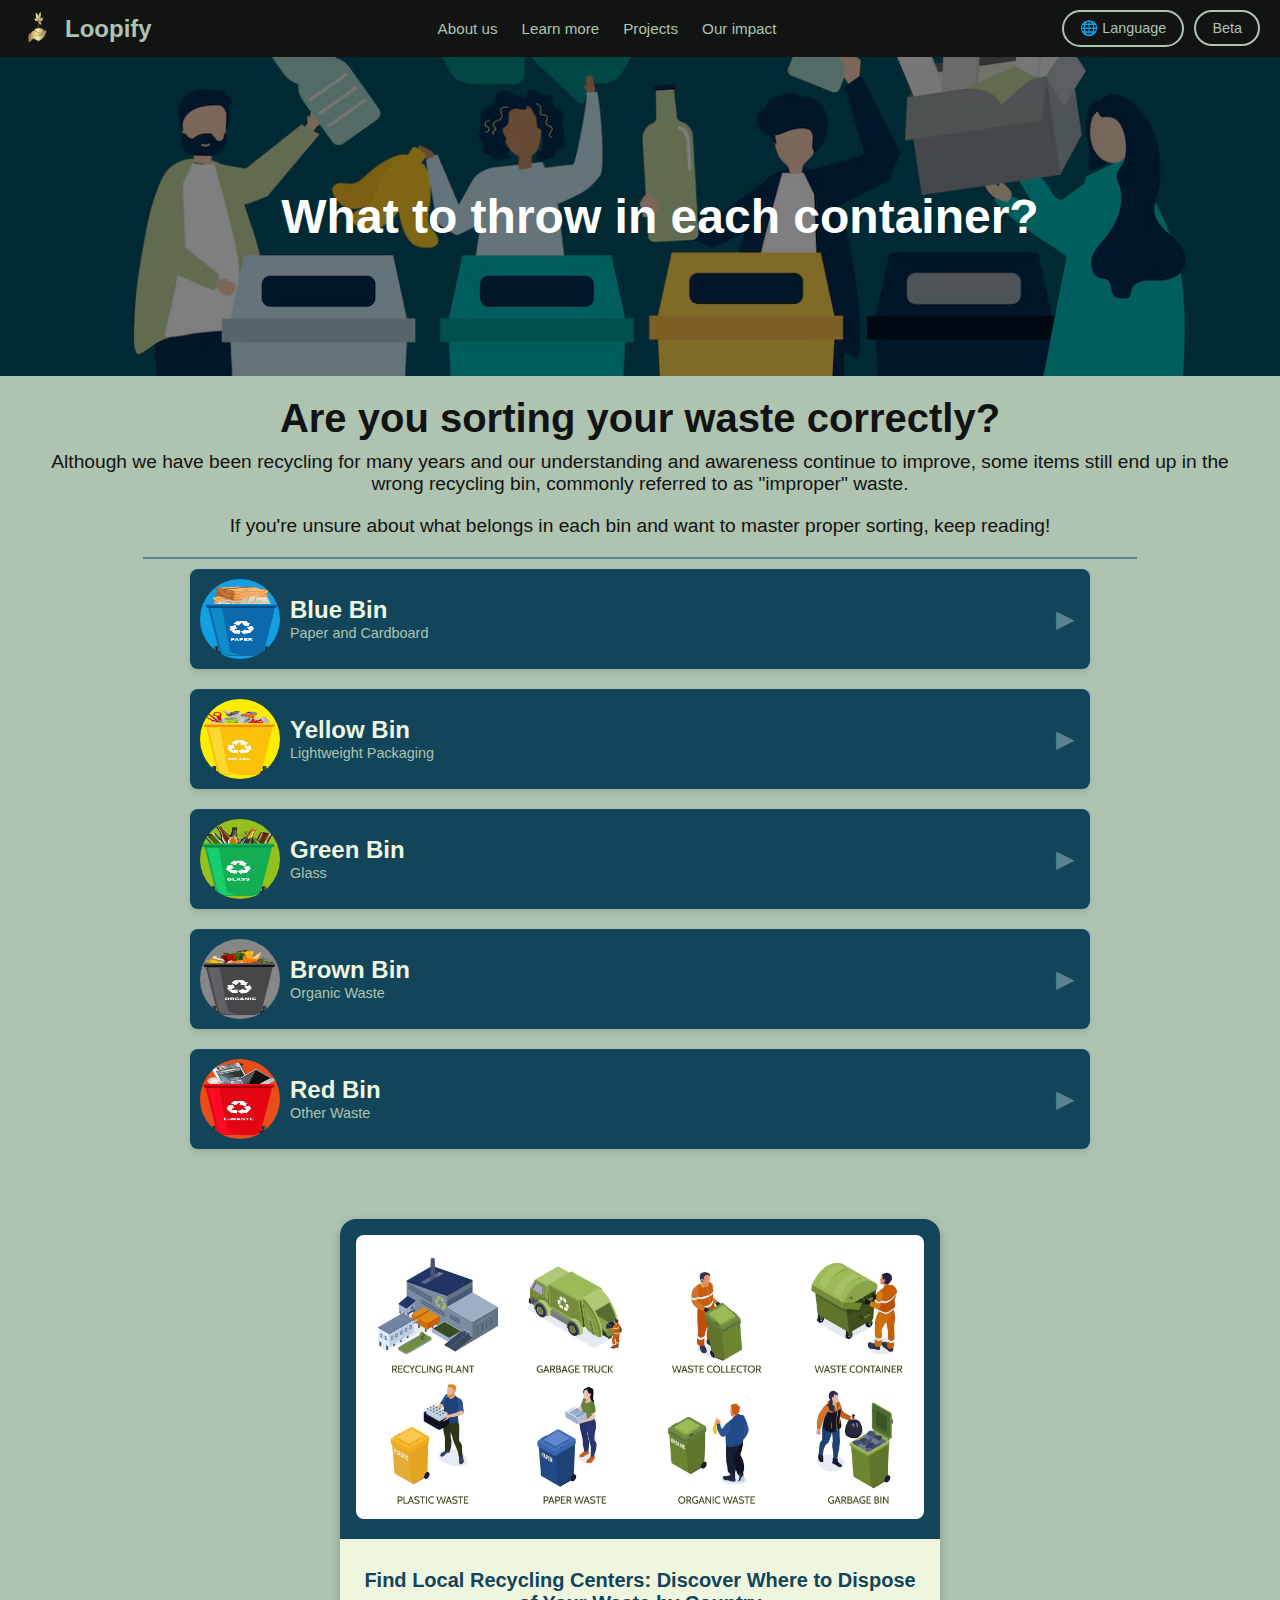
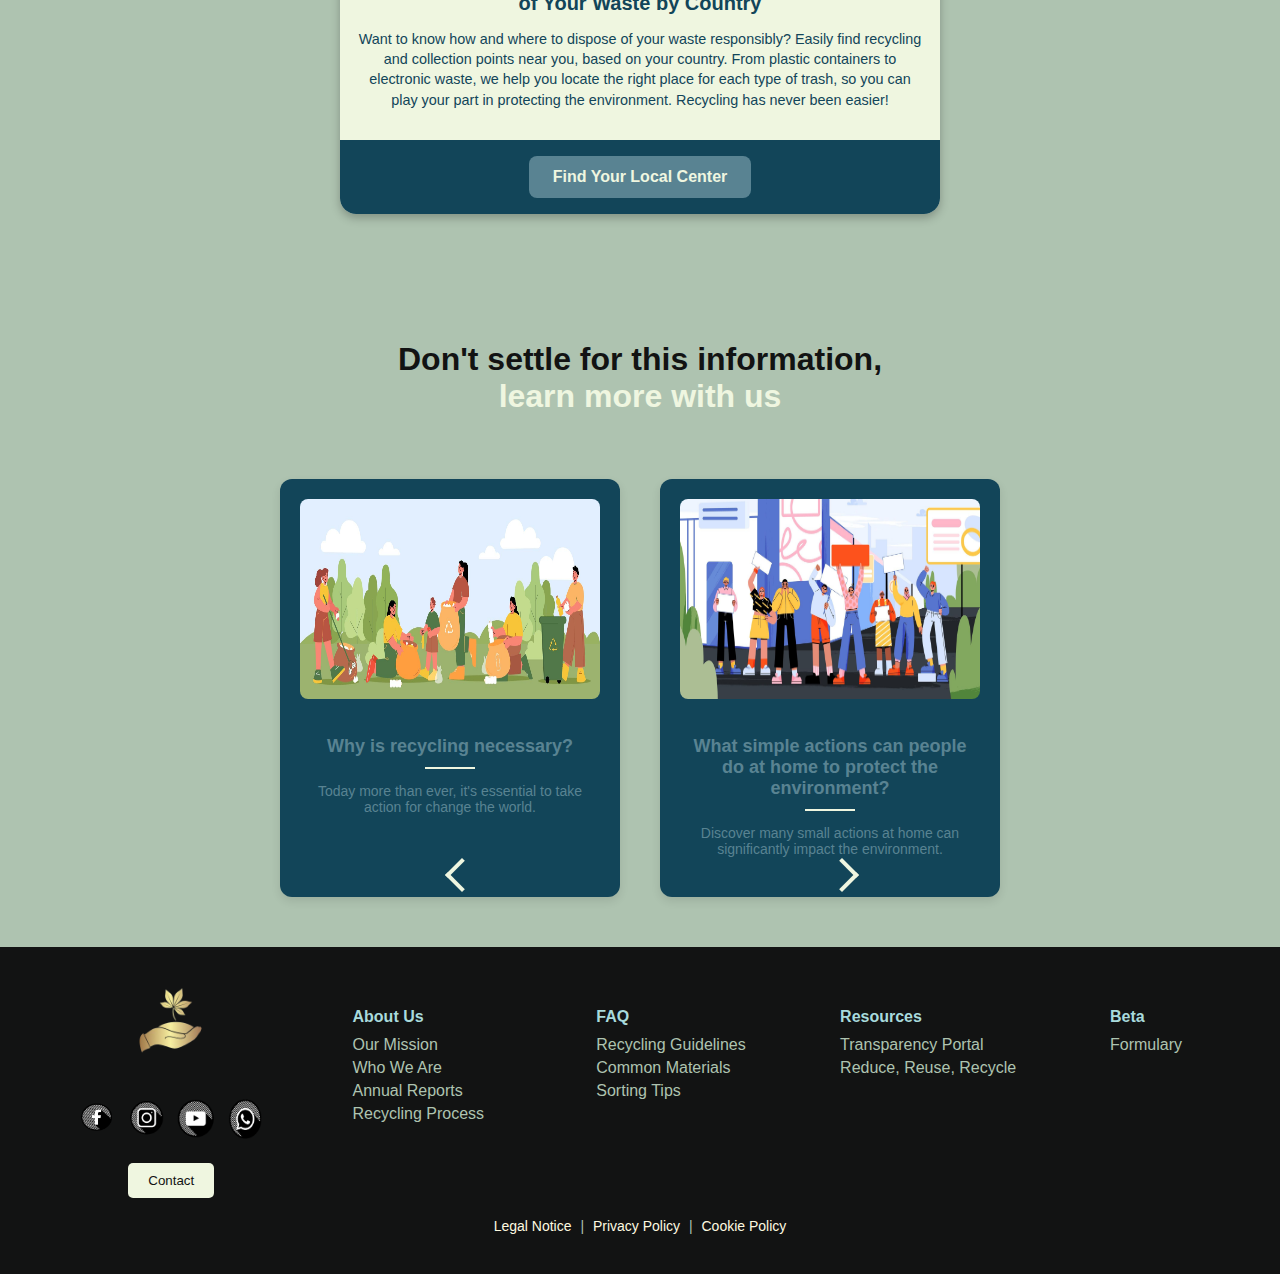
<file: how.html>
<!DOCTYPE html>
<html lang="en">
<head>
    <meta charset="UTF-8">
    <meta name="viewport" content="width=device-width, initial-scale=1.0">
    <title>Loopify Page</title>
    <link href="https://fonts.googleapis.com/css2?family=Roboto:wght@400;700&display=swap" rel="stylesheet">
    <link rel="stylesheet" href="styles.css">
</head>
<body>
    <header>
        <nav class="navbar">
            <a href="index.html" class="logo-container">
                <img src="images/logo.png" alt="Loopify Logo" class="logo">
                <div class="logo-text">Loopify</div>
            </a>
            <ul class="nav-links">
                <li><a href="aboutus.html">About us</a></li>
                <li><a href="how.html">Learn more</a></li>
                <li><a href="#">Projects</a></li>
                <li><a href="aboutus.html">Our impact</a></li>
            </ul>
            <div class="cta-buttons">
                <div class="language-dropdown">
                    <button class="language-btn">🌐 Language</button>
                    <div class="language-options">
                        <a href="como.html">Español</a>
                        <a href="how.html">English</a>
                    </div>
                </div>
                <a href="https://docs.google.com/forms/d/e/1FAIpQLScwcW6vLvy4FWDm4fd7d-55OdChu839KWPmwcbdcJJflcZWGw/viewform?usp=sf_link">
                    <button class="contact-btn">Beta</button>
                </a>
            </div>
        </nav>
    </header>
    <main>
        <section class="hero-trash">
            <h1>What to throw in each container?</h1>
        </section>
        <section class="board-section">
            <h1 class="main-title">Are you sorting your waste correctly?</h1>
            <p class="main-text">Although we have been recycling for many years and our understanding and awareness continue to improve, some items still end up in the wrong recycling bin, commonly referred to as "improper" waste.</p>
            <p class="main-text">If you're unsure about what belongs in each bin and want to master proper sorting, keep reading!</p>
            <hr class="divider">
            <div class="board-container">
                <div class="board">
                    <div class="board-header">
                        <div class="image-text-container">
                            <img src="images/bluebin.png" alt="Icono">
                            <div class="board-info">
                                <h2>Blue Bin</h2>
                                <p>Paper and Cardboard</p>
                            </div>
                        </div>
                        <button class="toggle-button" onclick="toggleContent(this)">
                            <span class="arrow">▶</span>
                        </button>
                    </div>                    
                    <div class="board-content">
                        <img src="images/paper.png" alt="Reducing Energy Consumption">
                        <p>⦿ Recyclables include sheets of paper, magazines, and cardboard boxes (flattened for better space use).</p>
                        <p>⦿ Do not include food-stained items, waxed paper, or photographs.</p>
                    </div>
                </div>
                <div class="board">
                    <div class="board-header">
                        <div class="image-text-container">
                            <img src="images/yellowbin.png" alt="Icono">
                            <div class="board-info">
                                <h2>Yellow Bin </h2>
                                <p>Lightweight Packaging</p>
                            </div>
                        </div>
                        <button class="toggle-button" onclick="toggleContent(this)">
                            <span class="arrow">▶</span>
                        </button>
                    </div>                    
                    <div class="board-content">
                        <img src="images/can.png" alt="Reducing Energy Consumption">
                        <p>⦿ Accepts plastics (bottles, wrappers), cans, bricks (like milk cartons), and plastic bags.</p>
                        <p>⦿ Before disposal, empty and compress items, and store them in a separate bag.</p>
                    </div>
                </div>                
                <div class="board">
                    <div class="board-header">
                        <div class="image-text-container">
                            <img src="images/greenbin.png" alt="Icono">
                            <div class="board-info">
                                <h2>Green Bin</h2>
                                <p>Glass</p>
                            </div>
                        </div>
                        <button class="toggle-button" onclick="toggleContent(this)">
                            <span class="arrow">▶</span>
                        </button>
                    </div>                    
                    <div class="board-content">
                        <img src="images/glass.png" alt="Reducing Energy Consumption">
                        <p>⦿ For bottles and jars only (without caps or corks).</p>
                        <p>⦿ Do not include window glass, mirrors, or ceramics.</p>
                    </div> 
                </div>
                <div class="board">
                    <div class="board-header">
                        <div class="image-text-container">
                            <img src="images/brownbin.png" alt="Icono">
                            <div class="board-info">
                                <h2>Brown Bin</h2>
                                <p>Organic Waste</p>
                            </div>
                        </div>
                        <button class="toggle-button" onclick="toggleContent(this)">
                            <span class="arrow">▶</span>
                        </button>
                    </div>                    
                    <div class="board-content">
                        <img src="images/foodscraps.png" alt="Reducing Energy Consumption">
                        <p>⦿ Includes food scraps, eggshells, coffee grounds, and similar waste.</p>
                        <p>⦿ Composting is an excellent option if you have space, turning organic waste into natural fertilizer.</p>
                    </div> 
                </div>
                <div class="board">
                    <div class="board-header">
                        <div class="image-text-container">
                            <img src="images/redbin.png" alt="Icono">
                            <div class="board-info">
                                <h2>Red Bin</h2>
                                <p>Other Waste</p>
                            </div>
                        </div>
                        <button class="toggle-button" onclick="toggleContent(this)">
                            <span class="arrow">▶</span>
                        </button>
                    </div>                    
                    <div class="board-content">
                        <img src="images/batteries.png" alt="Reducing Energy Consumption">
                        <p>⦿ Expired medications should be taken to SIGRE collection points at pharmacies.</p>
                        <p>⦿ Hazardous waste, electronics, and batteries must go to specialized recycling facilities or drop-off points.</p>
                    </div>
                </div>                         
            </div>
        </section>
        <section class="promo-section">
            <div class="promo-card">
                <div class="promo-header">
                    <div class="promo-image">
                        <img src="images/where.png" alt="Recycling Promotion">
                    </div>
                </div>
                <div class="promo-content">
                    <h1>Find Local Recycling Centers: Discover Where to Dispose of Your Waste by Country</h1>
                    <p>Want to know how and where to dispose of your waste responsibly? Easily find recycling and collection points near you, based on your country. From plastic containers to electronic waste, we help you locate the right place for each type of trash, so you can play your part in protecting the environment. Recycling has never been easier!</p>
                </div>
                <div class="promo-footer">
                    <a href="https://search.earth911.com/?utm_source=earth911-header" class="promo-button">Find Your Local Center</a>
                </div>
            </div>
        </section>
        <section class="learn-more-section">
            <h2>Don't settle for this information, <br><span>learn more with us</span></h2>
            <p>Check out our other articles:</p>
            <div class="articles">
                <div class="article">
                    <img src="images/benefic.png" alt="What can be recycled?">
                    <h3>Why is recycling necessary?</h3>
                    <hr />
                    <p>Today more than ever, it's essential to take action for change the world.</p>
                    <a href="why.html" class="arrows left-arrows"></a>
                </div>
                <div class="article">
                    <img src="images/important.png" alt="Benefits of recycling">
                    <h3>What simple actions can people do at home to protect the environment?</h3>
                    <hr />
                    <p>Discover many small actions at home can significantly impact the environment.</p>
                    <a href="what.html#" class="arrows right-arrows"></a>
                </div>
            </div>
        </section>
    </main>
    <footer class="main-footer">
        <div class="footer-container">
            <div class="footer-logo-contact">
                <img src="images/logo.png" alt="DTRE Logo" class="footer-logo">
                <div class="footer-social">
                    <a href="#"><img src="images/facebook.png" alt="Facebook"></a>
                    <a href="#"><img src="images/instagram.png" alt="Instagram"></a>
                    <a href="#"><img src="images/youtube.png" alt="YouTube"></a>
                    <a href="#"><img src="images/whatsapp.png" alt="Email"></a>
            </div>
                <button class="contact-button">Contact</button>
            </div>
            <div class="footer-links">
                <div>
                    <h4>About Us</h4>
                    <ul>
                        <li><a href="aboutus.html">Our Mission</a></li>
                        <li><a href="aboutus.html">Who We Are</a></li>
                        <li><a href="aboutus.html">Annual Reports</a></li>
                        <li><a href="aboutus.html">Recycling Process</a></li>

                    </ul>
                </div>
                <div>
                    <h4>FAQ</h4>
                    <ul>
                        <li><a href="how.html">Recycling Guidelines</a></li>
                        <li><a href="why.html">Common Materials</a></li>
                        <li><a href="what.html">Sorting Tips</a></li>
                    </ul>
                </div>
                <div>
                    <h4>Resources</h4>
                    <ul>
                        <li><a href="aboutus.html">Transparency Portal</a></li>
                        <li><a href="how.html">Reduce, Reuse, Recycle</a></li>
                    </ul>
                </div>
                <div>
                    <h4>Beta</h4>
                    <ul>
                        <li><a href="https://docs.google.com/forms/d/e/1FAIpQLScwcW6vLvy4FWDm4fd7d-55OdChu839KWPmwcbdcJJflcZWGw/viewform?usp=sf_link">Formulary</a></li>
                    </ul>
                </div>
            </div>
        </div>
        <div class="footer-legal">
            <a href="aboutus.html">Legal Notice</a> |
            <a href="aboutus.html">Privacy Policy</a> |
            <a href="aboutus.html">Cookie Policy</a>
        </div>
    </footer>
    <script>
function toggleContent(button) {
    const content = button.parentElement.nextElementSibling;
    const arrow = button.querySelector('.arrow');
    
    if (content.style.display === 'block') {
        content.style.display = 'none';
        arrow.textContent = '▶';
    } else {
        content.style.display = 'block';
        arrow.textContent = '▼';
    }
}
        document.querySelector('.language-btn').addEventListener('click', function (e) {
        e.stopPropagation();
        const dropdown = document.querySelector('.language-dropdown');
        dropdown.classList.toggle('open');
    });

document.addEventListener('click', function () {
        const dropdown = document.querySelector('.language-dropdown');
        if (dropdown.classList.contains('open')) {
            dropdown.classList.remove('open');
        }
    });
    </script>
</body>
</html>
</file>
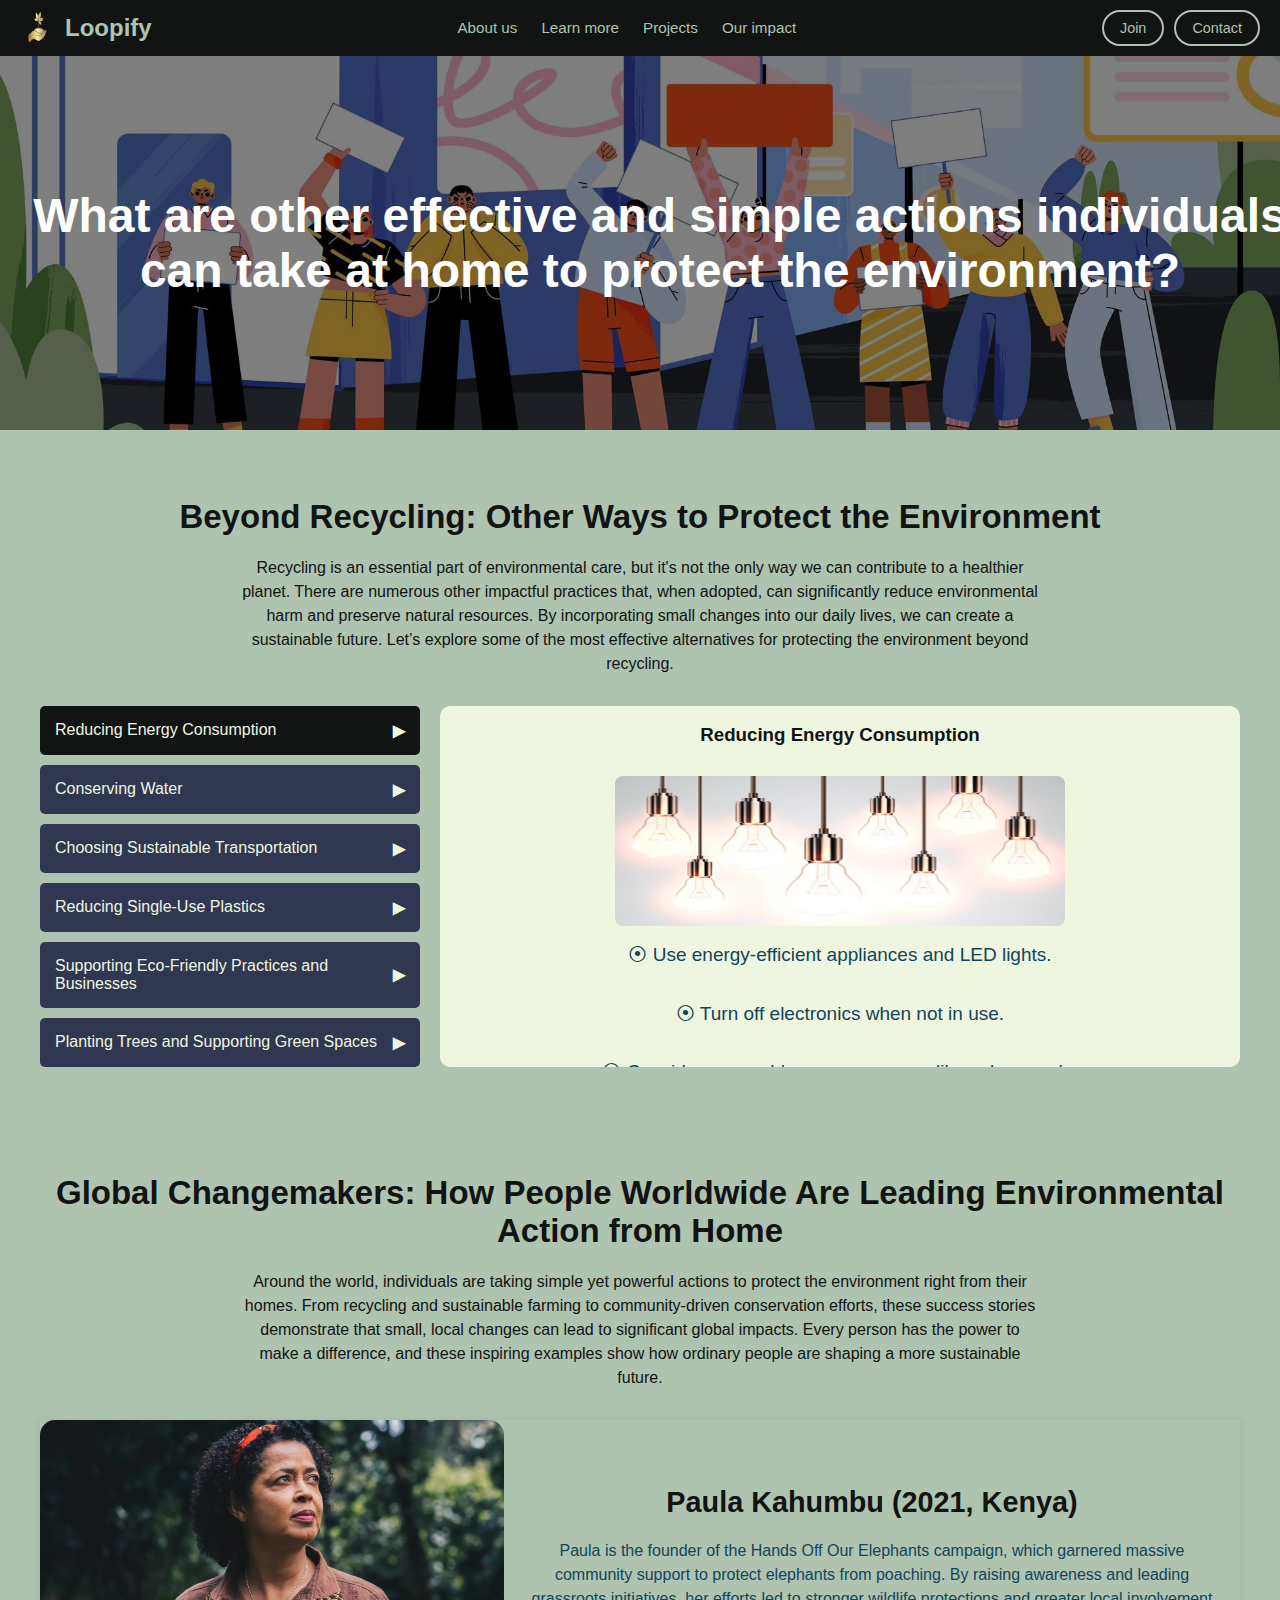
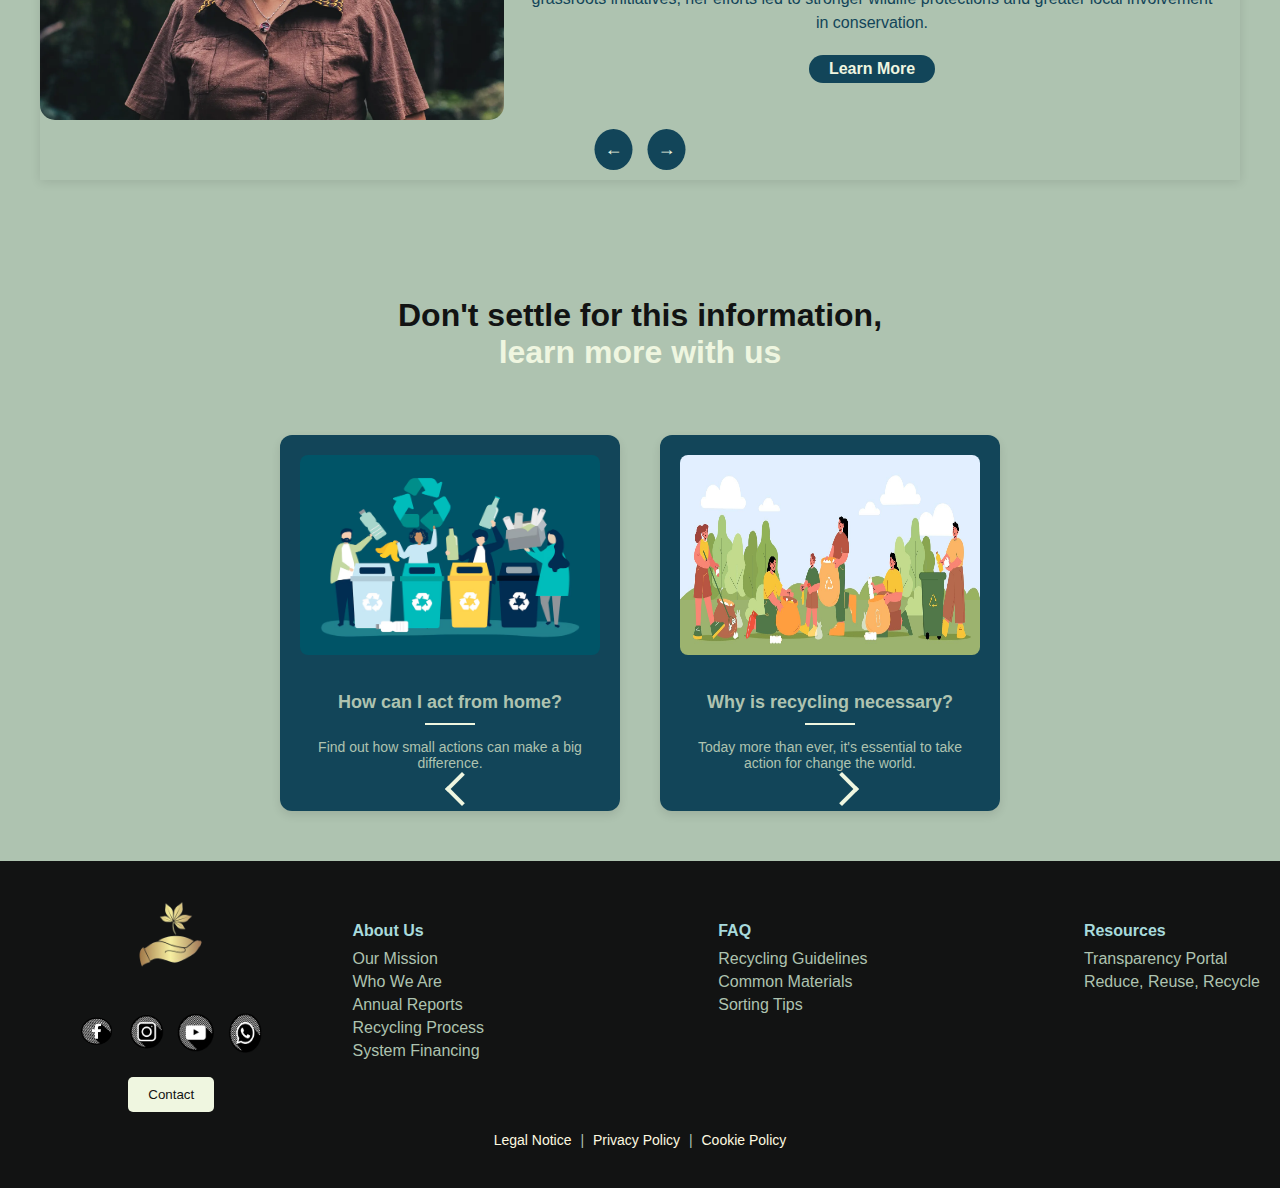
<file: important.html>
<!DOCTYPE html>
<html lang="en">
<head>
    <meta charset="UTF-8">
    <meta name="viewport" content="width=device-width, initial-scale=1.0">
    <title>Loopify Page</title>
    <link href="https://fonts.googleapis.com/css2?family=Roboto:wght@400;700&display=swap" rel="stylesheet">
    <link rel="stylesheet" href="styles.css">
</head>
<body>
    <header>
        <nav class="navbar">
            <a href="file:///Users/dr.jluismosqueda/Desktop/BYUI-ONLINE/GESCI%20110/index.html" class="logo-container">
                <img src="images/logo.png" alt="Loopify Logo" class="logo">
                <div class="logo-text">Loopify</div>
            </a>
            <ul class="nav-links">
                <li><a href="file:///Users/dr.jluismosqueda/Desktop/BYUI-ONLINE/GESCI%20110/aboutus.html">About us</a></li>
                <li><a href="file:///Users/dr.jluismosqueda/Desktop/BYUI-ONLINE/GESCI%20110/trash.html#">Learn more</a></li>
                <li><a href="#">Projects</a></li>
                <li><a href="file:///Users/dr.jluismosqueda/Desktop/BYUI-ONLINE/GESCI%20110/aboutus.html">Our impact</a></li>
            </ul>
            <div class="cta-buttons">
                <button class="join-btn">Join</button>
                <button class="contact-btn">Contact</button>
            </div>
        </nav>
    </header>

    <main>
        <section class="hero-important">
            <h1>What are other effective and simple actions individuals can take at home to protect the environment?</h1>
        </section>

        <section class="interactive-section">
            <h2>Beyond Recycling: Other Ways to Protect the Environment</h2>
            <p>Recycling is an essential part of environmental care, but it's not the only way we can contribute to a healthier planet. There are numerous other impactful practices that, when adopted, can significantly reduce environmental harm and preserve natural resources. By incorporating small changes into our daily lives, we can create a sustainable future. Let’s explore some of the most effective alternatives for protecting the environment beyond recycling.</p>
            <div class="interactive-container">

                <div class="items">
                    <div class="item active" data-id="energy">
                        Reducing Energy Consumption <span class="arrowi">▶</span>
                    </div>
                    <div class="item" data-id="renewable">
                        Conserving Water <span class="arrowi">▶</span>
                    </div>
                    <div class="item" data-id="water">
                        Choosing Sustainable Transportation <span class="arrowi">▶</span>
                    </div>
                    <div class="item" data-id="materials">
                        Reducing Single-Use Plastics <span class="arrowi">▶</span>
                    </div>
                    <div class="item" data-id="recycling">
                        Supporting Eco-Friendly Practices and Businesses <span class="arrowi">▶</span>
                    </div>
                    <div class="item" data-id="transportation">
                        Planting Trees and Supporting Green Spaces <span class="arrowi">▶</span>
                    </div>
                </div>
                
                <div class="content">
                    <div id="energy" class="content-item active">
                        <h3>Reducing Energy Consumption</h3>
                        <img src="images/light.png" alt="Reducing Energy Consumption">
                        <p>⦿ Use energy-efficient appliances and LED lights.</p>
                        <p>⦿ Turn off electronics when not in use.</p>
                        <p>⦿ Consider renewable energy sources like solar panels.</p>
                    </div>
                    <div id="renewable" class="content-item">
                        <h3>Conserving Water</h3>
                        <img src="images/water.png" alt="Renewable Energy Sources">
                        <p>⦿ Fix leaks and install low-flow fixtures.</p>
                        <p>⦿ Reuse greywater for gardening.</p>
                        <p>⦿ Adopt water-saving habits, like turning off the tap while brushing teeth.</p>
                    </div>
                    <div id="water" class="content-item">
                        <h3>Choosing Sustainable Transportation</h3>
                        <img src="images/transport.png" alt="Water Conservation">
                        <p>⦿ Replace disposable items with reusable alternatives like water bottles, straws, and shopping bags.</p>
                        <p>⦿ Buy products with minimal or eco-friendly packaging.</p>
                    </div>
                    <div id="materials" class="content-item">
                        <h3>Reducing Single-Use Plastics</h3>
                        <img src="images/plastic.png" alt="Sustainable Materials">
                        <p>⦿ Purchase sustainably sourced and local products.</p>
                        <p>⦿ Support companies with ethical and environmentally friendly policies.</p>
                        <p>⦿ Advocate for sustainable practices in your workplace or community.</p>
                    </div>
                    <div id="recycling" class="content-item">
                        <h3>Supporting Eco-Friendly Practices and Businesses</h3>
                        <img src="images/eco-friendly.png" alt="Recycling & Waste Management">
                        <p>⦿ Purchase sustainably sourced and local products.</p>
                        <p>⦿ Support companies with ethical and environmentally friendly policies.</p>
                        <p>⦿ Advocate for sustainable practices in your workplace or community.</p>
                    </div>
                    <div id="transportation" class="content-item">
                        <h3>Planting Trees and Supporting Green Spaces</h3>
                        <img src="images/green-spaces.png" alt="Sustainable Transportation">
                        <p>⦿ Participate in local tree-planting events.</p>
                        <p>⦿ Start a home garden or green your balcony.</p>
                        <p>⦿ Protect natural habitats by volunteering for conservation projects.</p>
                    </div>
                </div>
            </div>
        </section>
        
<!-- Testimonials Section -->
<section id="testimonials-section" class="testimonials">
    <h2>Global Changemakers: How People Worldwide Are Leading Environmental Action from Home</h2>
    <p>Around the world, individuals are taking simple yet powerful actions to protect the environment right from their homes. From recycling and sustainable farming to community-driven conservation efforts, these success stories demonstrate that small, local changes can lead to significant global impacts. Every person has the power to make a difference, and these inspiring examples show how ordinary people are shaping a more sustainable future.</p>
    <div class="slider-container-unique">
        <div id="slider-unique">
            <div class="testimonial-unique">
                <img src="images/PaulaKahumbu.png" alt="Testimonial 1">
                <div class="testimonial-content-unique">
                    <h3>Paula Kahumbu (2021, Kenya)</h3>
                    <p>Paula is the founder of the Hands Off Our Elephants campaign, which garnered massive community support to protect elephants from poaching. By raising awareness and leading grassroots initiatives, her efforts led to stronger wildlife protections and greater local involvement in conservation.</p>
                    <a href="https://whitleyaward.org/2023/01/10/conservation-motivation-for-2023-15-inspiring-stories-of-impact/" class="link-button" target="_blank">Learn More</a>
                </div>
            </div>
            <div class="testimonial-unique">
                <img src="images/PurnimaBarman.png" alt="Testimonial 2">
                <div class="testimonial-content-unique">
                    <h3>Purnima Barman (2017, India)</h3>
                    <p>Purnima created the "Hargila Army," a group of over 10,000 women dedicated to protecting the endangered Greater Adjutant Stork. By focusing on education and empowerment, she improved both conservation outcomes and economic opportunities for local women.</p>
                    <a href="https://www.weforum.org/stories/2023/07/climate-crisis-positive-news-climate-action/" class="link-button" target="_blank">Learn More</a>
                </div>
            </div>
            <div class="testimonial-unique">
                <img src="images/MicaelaCamino.png" alt="Testimonial 3">
                <div class="testimonial-content-unique">
                    <h3>Micaela Camino (2022, Paraguay)</h3>
                    <p>Micaela's efforts to protect the Chaco region, which is being devastated by deforestation for industrial development, have brought international attention to the rights of indigenous peoples. She advocates for sustainable resource use while honoring the cultural practices of local communities.</p>
                    <a href="https://sustainability.stanford.edu/news/our-picks-top-10-stories-2023" class="link-button" target="_blank">Learn More</a>
                </div>
            </div>
            <div class="testimonial-unique">
                <img src="images/TessGatanBalbas.png" alt="Testimonial 4">
                <div class="testimonial-content-unique">
                    <h3>Tess Gatan Balbas (2016, Philippines)</h3>
                    <p>Tess was instrumental in declaring a 970 ha wildlife sanctuary for the Isabela Oriole. Her community engagement efforts led to local authorities taking action to protect this critically endangered bird species, thus securing its future.</p>
                    <a href="https://www.weforum.org/stories/2023/07/climate-crisis-positive-news-climate-action/" class="link-button" target="_blank">Learn More</a>
                </div>
            </div>
            <div class="testimonial-unique">
                <img src="images/FarwizaFarhan.png" alt="Testimonial 5">
                <div class="testimonial-content-unique">
                    <h3>Farwiza Farhan (2020, Indonesia)</h3>
                    <p>Farwiza fought against large-scale development in Sumatra's rainforest to protect the Leuser Ecosystem, a critical area for biodiversity. Her advocacy, supported by local communities, has helped preserve this vital ecosystem from destruction.</p>
                    <a href="https://www.weforum.org/stories/2023/07/climate-crisis-positive-news-climate-action/" class="link-button" target="_blank">Learn More</a>
                </div>
            </div>                
        </div>
        <div class="controls-unique">
            <button id="prev-button-unique">←</button>
            <button id="next-button-unique">→</button>
        </div>
    </div>
</section>

        <section class="learn-more-section">
            <h2>Don't settle for this information, <br><span>learn more with us</span></h2>
            <p>Check out our other articles:</p>
            <div class="articles">
                <div class="article-beyond">
                    <img src="images/trashhero.png" alt="Benefits of recycling">
                    <h3>How can I act from home?</h3>
                    <hr />
                    <p>Find out how small actions can make a big difference.</p>
                    <a href="file:///Users/dr.jluismosqueda/Desktop/BYUI-ONLINE/GESCI%20110/trash.html#" class="arrows left-arrows"></a>
                </div>
                <div class="article-beyond">
                    <img src="images/benefic.png" alt="Benefits of recycling">
                    <h3>Why is recycling necessary?</h3>
                    <hr />
                    <p>Today more than ever, it's essential to take action for change the world.</p>
                    <a href="file:///Users/dr.jluismosqueda/Desktop/BYUI-ONLINE/GESCI%20110/benefict.html" class="arrows right-arrows"></a>
                </div>
            </div>
        </section>
    </main>

    <footer class="main-footer">
        <div class="footer-container">
            <div class="footer-logo-contact">
                <img src="images/logo.png" alt="DTRE Logo" class="footer-logo">
                <div class="footer-social">
                    <a href="#"><img src="images/facebook.png" alt="Facebook"></a>
                    <a href="#"><img src="images/instagram.png" alt="Instagram"></a>
                    <a href="#"><img src="images/youtube.png" alt="YouTube"></a>
                    <a href="#"><img src="images/whatsapp.png" alt="Email"></a>
            </div>
                <button class="contact-button">Contact</button>
            </div>
            <div class="footer-links">
                <div>
                    <h4>About Us</h4>
                    <ul>
                        <li><a href="file:///Users/dr.jluismosqueda/Desktop/BYUI-ONLINE/GESCI%20110/aboutus.html">Our Mission</a></li>
                        <li><a href="file:///Users/dr.jluismosqueda/Desktop/BYUI-ONLINE/GESCI%20110/aboutus.html">Who We Are</a></li>
                        <li><a href="file:///Users/dr.jluismosqueda/Desktop/BYUI-ONLINE/GESCI%20110/aboutus.html">Annual Reports</a></li>
                        <li><a href="file:///Users/dr.jluismosqueda/Desktop/BYUI-ONLINE/GESCI%20110/aboutus.html">Recycling Process</a></li>
                        <li><a href="file:///Users/dr.jluismosqueda/Desktop/BYUI-ONLINE/GESCI%20110/aboutus.html">System Financing</a></li>
                    </ul>
                </div>
                <div>
                    <h4>FAQ</h4>
                    <ul>
                        <li><a href="file:///Users/dr.jluismosqueda/Desktop/BYUI-ONLINE/GESCI%20110/trash.html#">Recycling Guidelines</a></li>
                        <li><a href="file:///Users/dr.jluismosqueda/Desktop/BYUI-ONLINE/GESCI%20110/trash.html#">Common Materials</a></li>
                        <li><a href="file:///Users/dr.jluismosqueda/Desktop/BYUI-ONLINE/GESCI%20110/important.html#">Sorting Tips</a></li>
                    </ul>
                </div>
                <div>
                    <h4>Resources</h4>
                    <ul>
                        <li><a href="file:///Users/dr.jluismosqueda/Desktop/BYUI-ONLINE/GESCI%20110/aboutus.html">Transparency Portal</a></li>
                        <li><a href="file:///Users/dr.jluismosqueda/Desktop/BYUI-ONLINE/GESCI%20110/trash.html#">Reduce, Reuse, Recycle</a></li>
                    </ul>
                </div>
            </div>
        </div>
        <div class="footer-legal">
            <a href="file:///Users/dr.jluismosqueda/Desktop/BYUI-ONLINE/GESCI%20110/aboutus.html">Legal Notice</a> |
            <a href="file:///Users/dr.jluismosqueda/Desktop/BYUI-ONLINE/GESCI%20110/aboutus.html">Privacy Policy</a> |
            <a href="file:///Users/dr.jluismosqueda/Desktop/BYUI-ONLINE/GESCI%20110/aboutus.html">Cookie Policy</a>
        </div>
    </footer>

    <script>
        // section 1
document.addEventListener('DOMContentLoaded', () => {
    const items = document.querySelectorAll('.item');
    const contentItems = document.querySelectorAll('.content-item');
    
    items.forEach(item => {
        item.addEventListener('click', () => {
            items.forEach(i => {
                i.classList.remove('active');
                const arrow = i.querySelector('.arrow');
                if (arrow) arrow.textContent = '▶';
            });

        item.classList.add('active');
        const arrow = item.querySelector('.arrow');
        if (arrow) arrow.textContent = '▼';

        const id = item.getAttribute('data-id');

        contentItems.forEach(content => {
            if (content.id === id) {
                content.classList.add('active');
                } else {
                    content.classList.remove('active'); 
                    }
                });
            });
        });
    });

// section 2
document.addEventListener('DOMContentLoaded', () => {
    const slider = document.getElementById('slider-unique');
    const testimonials = document.querySelectorAll('.testimonial-unique');
    const prevButton = document.getElementById('prev-button-unique');
    const nextButton = document.getElementById('next-button-unique');

    let currentIndex = 0;

    // Función para actualizar el carrusel
    function updateCarousel() {
        const offset = -currentIndex * 100; // Mueve el slider por porcentaje
        slider.style.transform = `translateX(${offset}%)`;
    }

    // Evento del botón "anterior"
    prevButton.addEventListener('click', () => {
        currentIndex = (currentIndex > 0) ? currentIndex - 1 : testimonials.length - 1;
        updateCarousel();
    });

    // Evento del botón "siguiente"
    nextButton.addEventListener('click', () => {
        currentIndex = (currentIndex < testimonials.length - 1) ? currentIndex + 1 : 0;
        updateCarousel();
    });

    // Actualización inicial para garantizar que todo esté alineado
    updateCarousel();
});
    </script>
</body>
</html>
</file>
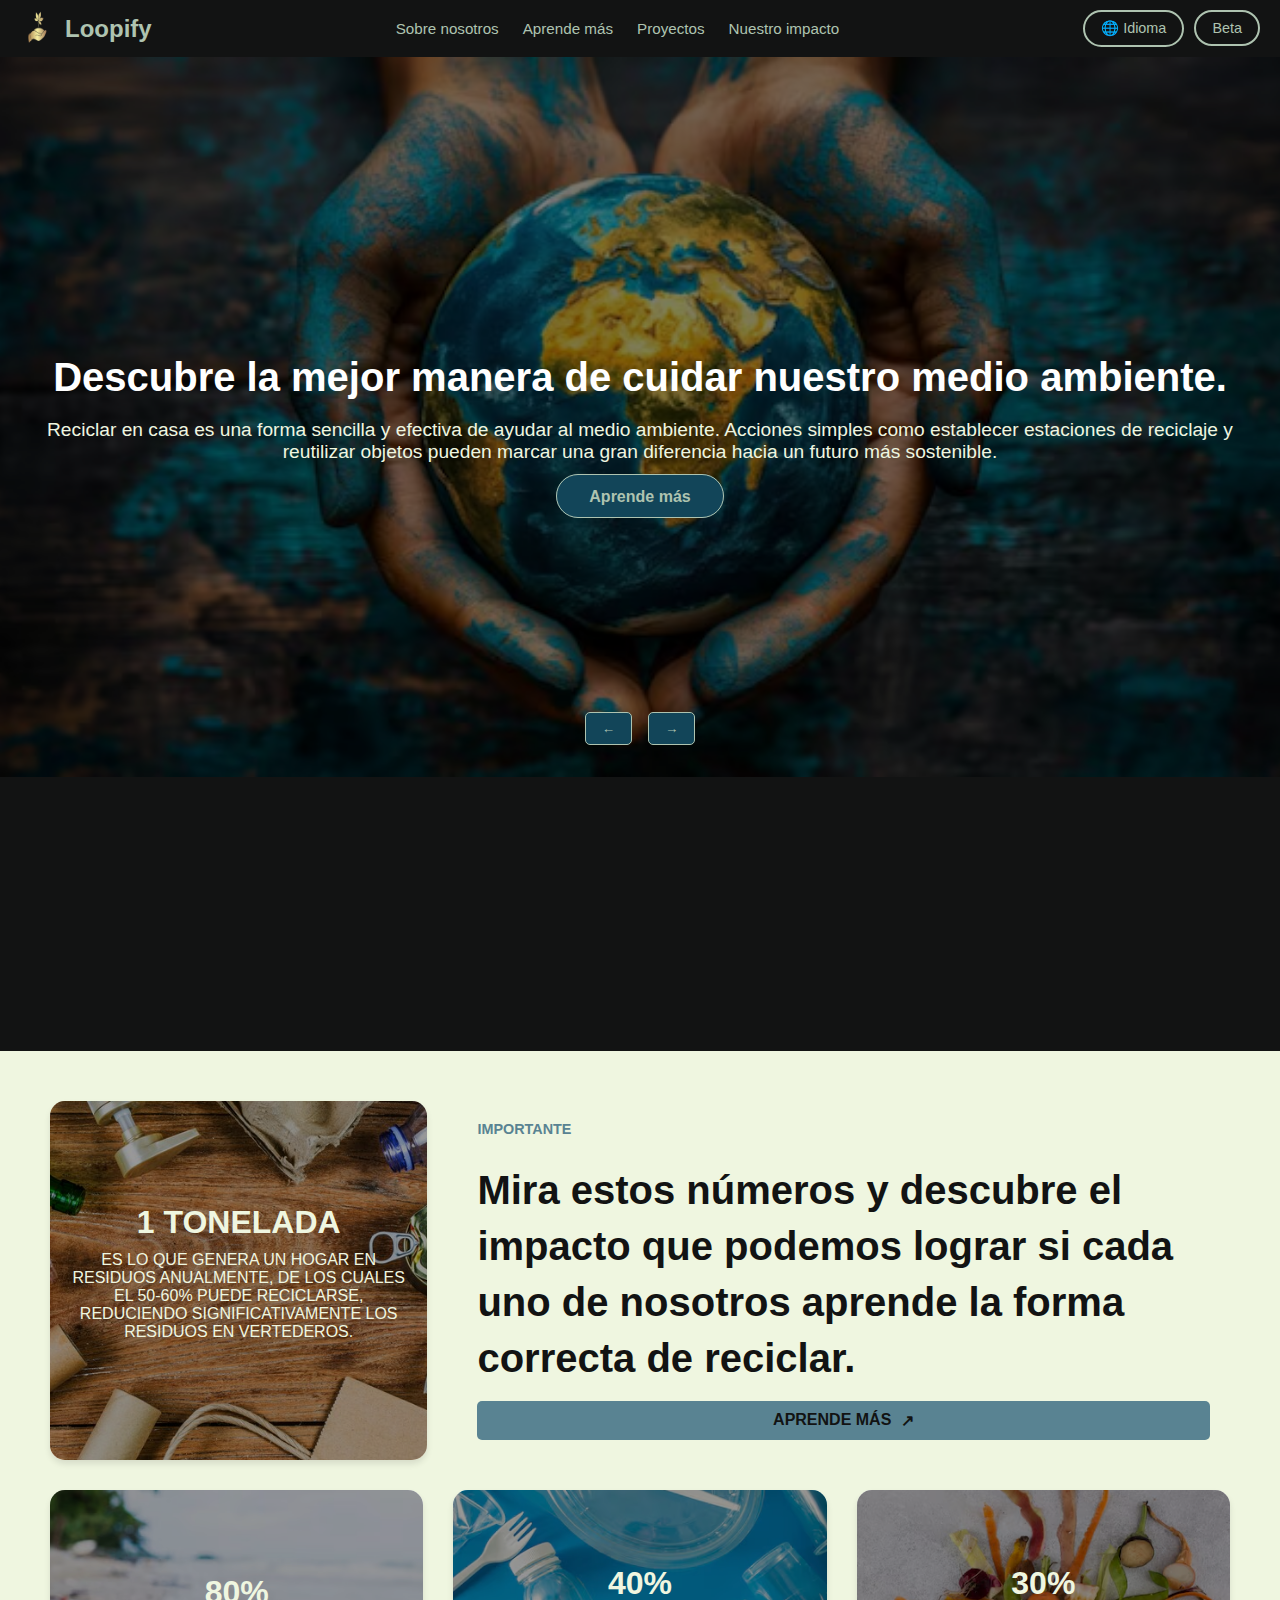
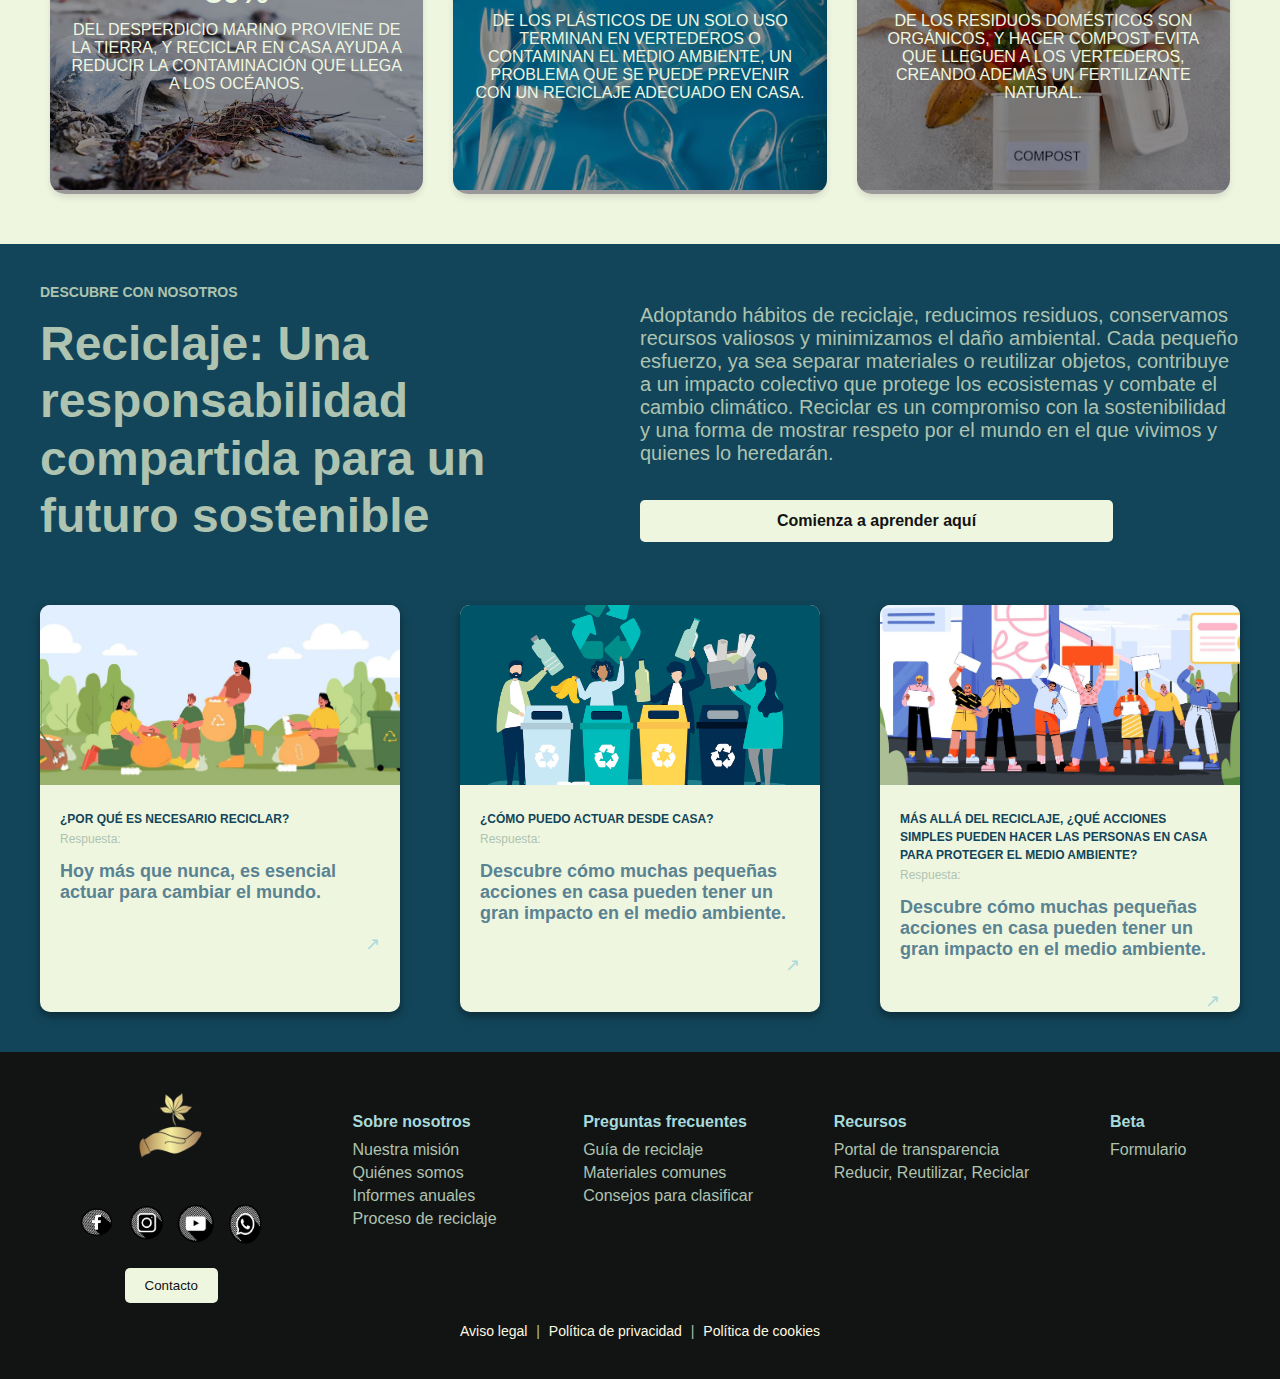
<file: indexs.html>
<!DOCTYPE html>
<html lang="es">
<head>
    <meta charset="UTF-8">
    <meta name="viewport" content="width=device-width, initial-scale=1.0">
    <title>Página de Loopify</title>
    <link href="https://fonts.googleapis.com/css2?family=Roboto:wght@400;700&display=swap" rel="stylesheet">
    <link rel="stylesheet" href="styles.css">
</head>
<body>
    <header>
        <nav class="navbar">
            <a href="indexs.html" class="logo-container">
                <img src="images/logo.png" alt="Logo de Loopify" class="logo">
                <div class="logo-text">Loopify</div>
            </a>
            <ul class="nav-links">
                <li><a href="sobrenosotros.html">Sobre nosotros</a></li>
                <li><a href="como.html#">Aprende más</a></li>
                <li><a href="#">Proyectos</a></li>
                <li><a href="sobrenosotros.html">Nuestro impacto</a></li>
            </ul>
            <div class="cta-buttons">
                <div class="language-dropdown">
                    <button class="language-btn">🌐 Idioma</button>
                    <div class="language-options">
                        <a href="indexs.html">Español</a>
                        <a href="index.html">English</a>
                    </div>
                </div>
                <a href="https://docs.google.com/forms/d/e/1FAIpQLScwcW6vLvy4FWDm4fd7d-55OdChu839KWPmwcbdcJJflcZWGw/viewform?usp=sf_link">
                    <button class="contact-btn">Beta</button>
                </a>
            </div>
        </nav>
    </header>
    
    <main>
        <section class="hero">
            <div class="slides">
                <div class="slide active" id="slide1">
                    <div class="hero-content">
                        <h1>Descubre la mejor manera de cuidar nuestro medio ambiente.</h1>
                        <p>Reciclar en casa es una forma sencilla y efectiva de ayudar al medio ambiente. Acciones simples como establecer estaciones de reciclaje y reutilizar objetos pueden marcar una gran diferencia hacia un futuro más sostenible.</p>
                        <a href="porque.html#" class="scroll-btn">Aprende más</a>
                    </div>
                </div>
                <div class="slide" id="slide2">
                    <div class="hero-content">
                        <h1>¡Enseñar a los niños a reciclar: una actividad divertida en familia!</h1>
                        <p>¡Haz del reciclaje una actividad divertida para tus hijos! Enséñales hábitos ecológicos que durarán toda la vida mientras protegen el planeta.</p>
                        <a href="https://www.youtube.com/watch?v=6jQ7y_qQYUA" class="scroll-btn">Ver video</a>
                    </div>
                </div>
                <div class="slide" id="slide3">
                    <div class="hero-content">
                        <h1>Nuestro viaje: Pioneros en la educación sobre reciclaje en línea</h1>
                        <p>Descubre cómo comenzó nuestro sitio web con la misión de educar e inspirar mejores hábitos de reciclaje, ¡un clic a la vez!</p>
                        <a href="sobrenosotros.html" class="scroll-btn">Explorar</a>
                    </div>
                </div>
            </div>
            <div class="carousel-controls">
                <button class="prev-btn">←</button>
                <button class="next-btn">→</button>
            </div>
        </section>

        <section class="scroll-text-container">
            <h1 class="scroll-text" data-text="Reciclar no es solo una elección; es una responsabilidad que todos compartimos."></h1>
        </section>

        <section class="stats-section">
            <div class="stats-content">
                <div class="stats-header-container">
                    <div class="stats-image">
                        <img src="images/houserecycle.png" alt="40%" class="stats-card-image">
                        <div class="stats-card-text">
                            <h2>1 TONELADA</h2>
                            <p>ES LO QUE GENERA UN HOGAR EN RESIDUOS ANUALMENTE, DE LOS CUALES EL 50-60% PUEDE RECICLARSE, REDUCIENDO SIGNIFICATIVAMENTE LOS RESIDUOS EN VERTEDEROS.</p>
                        </div>
                    </div>
                    <div class="stats-header">
                        <span class="stats-label">IMPORTANTE</span>
                        <h1 class="stats-title">
                            Mira estos números y descubre el impacto que podemos lograr si cada uno de nosotros aprende la forma correcta de reciclar.
                        </h1>
                        <a href="porque.html" class="stats-button">
                            <span>APRENDE MÁS</span>
                            <span class="stats-arrow">↗</span>
                        </a>
                    </div>
                </div>
                <div class="stats-cards-grid">
                    <div class="stats-card">
                        <img src="images/marinedebris.png" alt="1 TONELADA" class="stats-card-image">
                        <div class="stats-card-text">
                            <h2>80%</h2>
                            <p>DEL DESPERDICIO MARINO PROVIENE DE LA TIERRA, Y RECICLAR EN CASA AYUDA A REDUCIR LA CONTAMINACIÓN QUE LLEGA A LOS OCÉANOS.</p>
                        </div>
                    </div>
                    <div class="stats-card">
                        <img src="images/plastics.png" alt="40%" class="stats-card-image">
                        <div class="stats-card-text">
                            <h2>40%</h2>
                            <p>DE LOS PLÁSTICOS DE UN SOLO USO TERMINAN EN VERTEDEROS O CONTAMINAN EL MEDIO AMBIENTE, UN PROBLEMA QUE SE PUEDE PREVENIR CON UN RECICLAJE ADECUADO EN CASA.</p>
                        </div>
                    </div>
                    <div class="stats-card">
                        <img src="images/compost.png" alt="30%" class="stats-card-image">
                        <div class="stats-card-text">
                            <h2>30%</h2>
                            <p>DE LOS RESIDUOS DOMÉSTICOS SON ORGÁNICOS, Y HACER COMPOST EVITA QUE LLEGUEN A LOS VERTEDEROS, CREANDO ADEMÁS UN FERTILIZANTE NATURAL.</p>
                        </div>
                    </div>
                </div>
            </div>
        </section>

        <section class="container">
            <div class="option">
                <div class="option-flex">
                    <div class="option-title">
                        <span class="section-label">Descubre con nosotros</span>
                        <h1>Reciclaje: Una responsabilidad compartida para un futuro sostenible</h1>
                    </div>
                    <div class="option-paragraph">
                        <p>Adoptando hábitos de reciclaje, reducimos residuos, conservamos recursos valiosos y minimizamos el daño ambiental. Cada pequeño esfuerzo, ya sea separar materiales o reutilizar objetos, contribuye a un impacto colectivo que protege los ecosistemas y combate el cambio climático. Reciclar es un compromiso con la sostenibilidad y una forma de mostrar respeto por el mundo en el que vivimos y quienes lo heredarán.</p>
                        <a href="porque.html" class="view-all-btn">Comienza a aprender aquí</a>
                    </div>
                </div>
            </div>
            <section class="cards">
                <div class="card">
                    <img src="images/benefic.png" alt="Paneles solares">
                    <div class="card-content">
                        <span class="category">¿Por qué es necesario reciclar?</span>
                        <span class="date">Respuesta:</span>
                        <h3>Hoy más que nunca, es esencial actuar para cambiar el mundo.</h3>
                        <a href="porque.html" class="card-link">↗</a>
                    </div>
                </div>
                <div class="card">
                    <img src="images/trashhero.png" alt="Puntos abstractos">
                    <div class="card-content">
                        <span class="category">¿Cómo puedo actuar desde casa?</span>
                        <span class="date">Respuesta:</span>
                        <h3>Descubre cómo muchas pequeñas acciones en casa pueden tener un gran impacto en el medio ambiente.</h3>
                        <a href="como.html#" class="card-link">↗</a>
                    </div>
                </div>
                <div class="card">
                    <img src="images/important.png" alt="Centro logístico">
                    <div class="card-content">
                        <span class="category">Más allá del reciclaje, ¿qué acciones simples pueden hacer las personas en casa para proteger el medio ambiente?</span>
                        <span class="date">Respuesta:</span>
                        <h3>Descubre cómo muchas pequeñas acciones en casa pueden tener un gran impacto en el medio ambiente.</h3>
                        <a href="que.html#" class="card-link">↗</a>
                    </div>
                </div>
            </section>
        </section>
    </main>

    <footer class="main-footer">
        <div class="footer-container">
            <div class="footer-logo-contact">
                <img src="images/logo.png" alt="Logo de DTRE" class="footer-logo">
                <div class="footer-social">
                    <a href="#"><img src="images/facebook.png" alt="Facebook"></a>
                    <a href="#"><img src="images/instagram.png" alt="Instagram"></a>
                    <a href="#"><img src="images/youtube.png" alt="YouTube"></a>
                    <a href="#"><img src="images/whatsapp.png" alt="WhatsApp"></a>
                </div>
                <button class="contact-button">Contacto</button>
            </div>
            <div class="footer-links">
                <div>
                    <h4>Sobre nosotros</h4>
                    <ul>
                        <li><a href="sobrenosotros.html">Nuestra misión</a></li>
                        <li><a href="sobrenosotros.html">Quiénes somos</a></li>
                        <li><a href="sobrenosotros.html">Informes anuales</a></li>
                        <li><a href="sobrenosotros.html">Proceso de reciclaje</a></li>
                    </ul>
                </div>
                <div>
                    <h4>Preguntas frecuentes</h4>
                    <ul>
                        <li><a href="como.html#">Guía de reciclaje</a></li>
                        <li><a href="why.html#">Materiales comunes</a></li>
                        <li><a href="what.html#">Consejos para clasificar</a></li>
                    </ul>
                </div>
                <div>
                    <h4>Recursos</h4>
                    <ul>
                        <li><a href="sobrenosotros.html">Portal de transparencia</a></li>
                        <li><a href="como.html#">Reducir, Reutilizar, Reciclar</a></li>
                    </ul>
                </div>
                <div>
                    <h4>Beta</h4>
                    <ul>
                        <li><a href="sobrenosotros.html">Formulario</a></li>
                    </ul>
                </div>
            </div>
        </div>
        <div class="footer-legal">
            <a href="sobrenosotros.html">Aviso legal</a> |
            <a href="sobrenosotros.html">Política de privacidad</a> |
            <a href="sobrenosotros.html">Política de cookies</a>
        </div>
    </footer>
    <script src="script.js"></script>
</body>
</html>
</file>
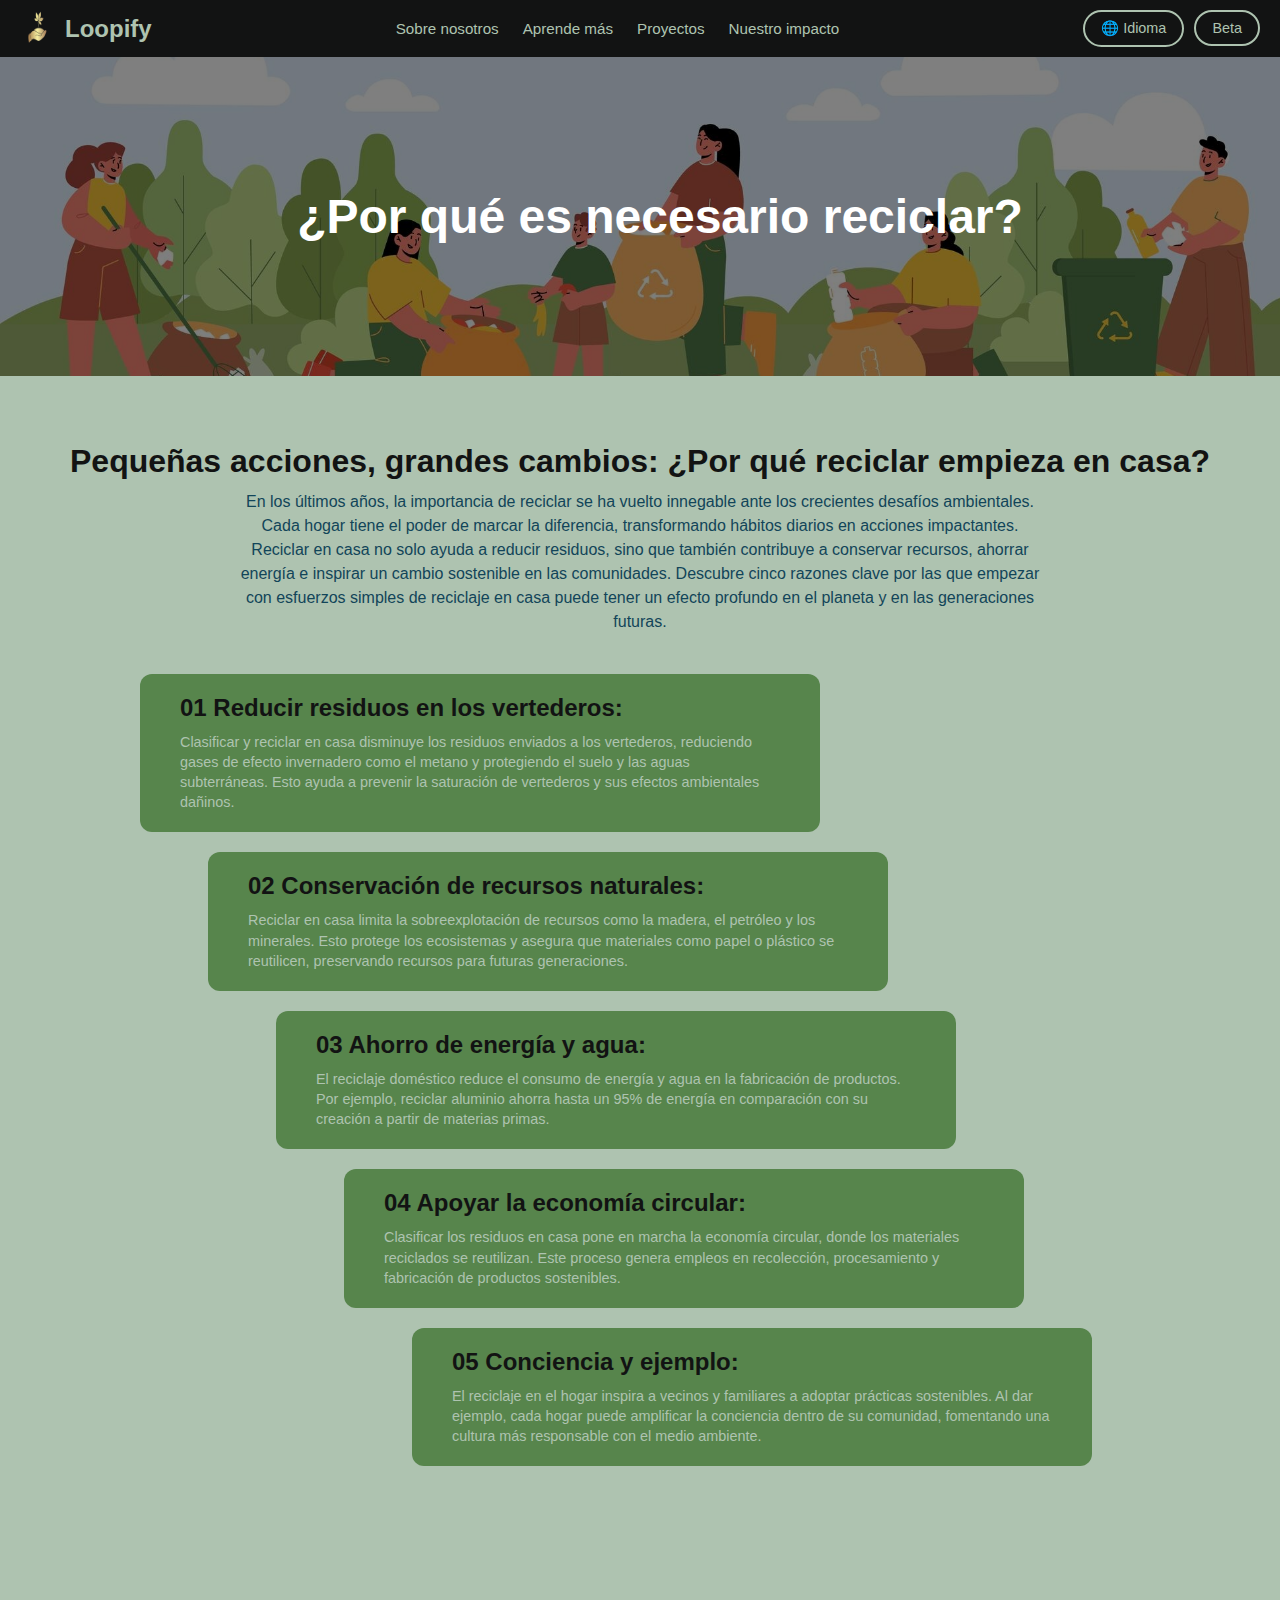
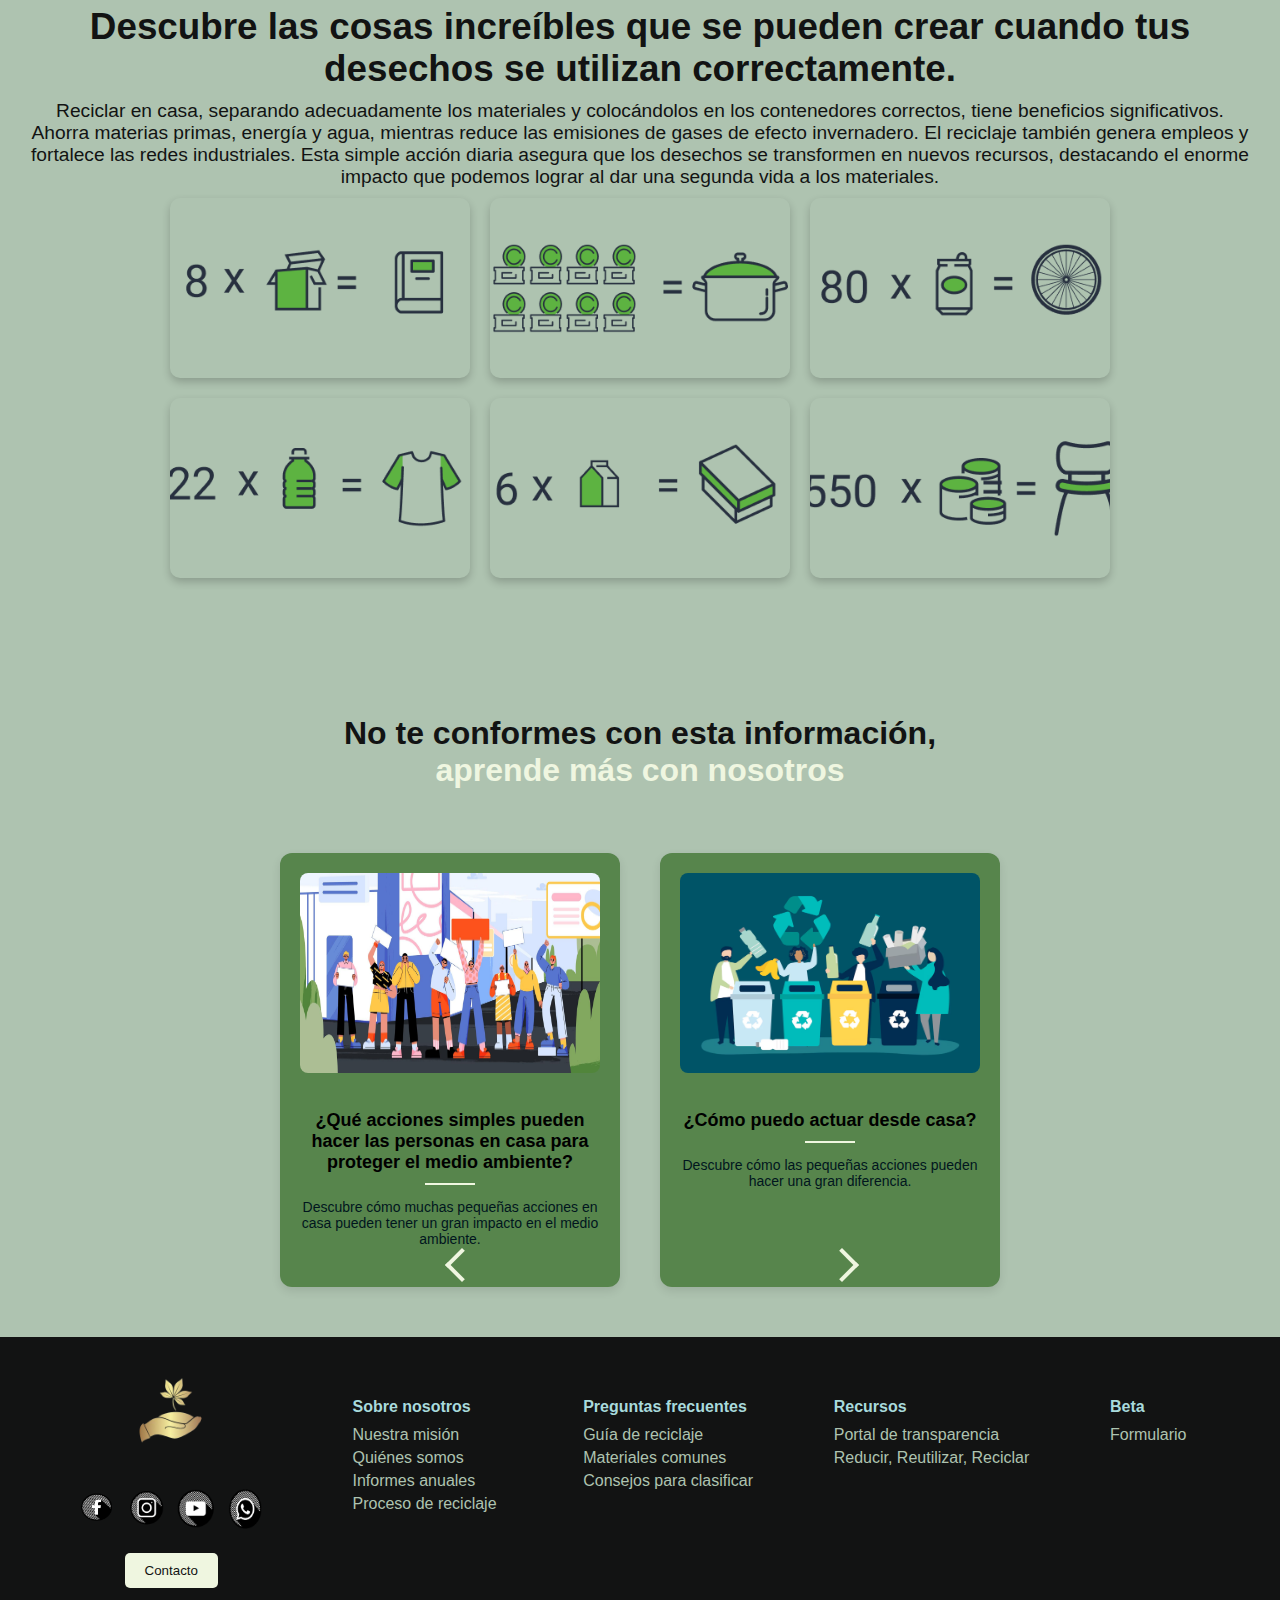
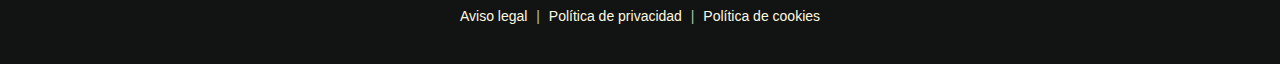
<file: porque.html>
<!DOCTYPE html>
<html lang="es">
<head>
    <meta charset="UTF-8">
    <meta name="viewport" content="width=device-width, initial-scale=1.0">
    <title>Página de Loopify</title>
    <link href="https://fonts.googleapis.com/css2?family=Roboto:wght@400;700&display=swap" rel="stylesheet">
    <link rel="stylesheet" href="styles.css">
</head>
<body> 
    <header>
        <nav class="navbar">
            <a href="indexs.html" class="logo-container">
                <img src="images/logo.png" alt="Logo de Loopify" class="logo">
                <div class="logo-text">Loopify</div>
            </a>
            <ul class="nav-links">
                <li><a href="sobrenosotros.html">Sobre nosotros</a></li>
                <li><a href="como.html#">Aprende más</a></li>
                <li><a href="#">Proyectos</a></li>
                <li><a href="sobrenosotros.html">Nuestro impacto</a></li>
            </ul>
            <div class="cta-buttons">
                <div class="language-dropdown">
                    <button class="language-btn">🌐 Idioma</button>
                    <div class="language-options">
                        <a href="porque.html">Español</a>
                        <a href="why.html">English</a>
                    </div>
                </div>
                <a href="https://docs.google.com/forms/d/e/1FAIpQLScwcW6vLvy4FWDm4fd7d-55OdChu839KWPmwcbdcJJflcZWGw/viewform?usp=sf_link">
                    <button class="contact-btn">Beta</button>
                </a>
            </div>
        </nav>
    </header>
    <main>
        <section class="hero-benefic">
            <h1>¿Por qué es necesario reciclar?</h1>
        </section>

        <section class="approach">
            <h2>Pequeñas acciones, grandes cambios: ¿Por qué reciclar empieza en casa?</h2>
            <p>
                En los últimos años, la importancia de reciclar se ha vuelto innegable ante los crecientes desafíos ambientales. Cada hogar tiene el poder de marcar la diferencia, transformando hábitos diarios en acciones impactantes. Reciclar en casa no solo ayuda a reducir residuos, sino que también contribuye a conservar recursos, ahorrar energía e inspirar un cambio sostenible en las comunidades. Descubre cinco razones clave por las que empezar con esfuerzos simples de reciclaje en casa puede tener un efecto profundo en el planeta y en las generaciones futuras.
            </p>
            <div class="steps">
                <div class="step step-1">
                    <h3>01 Reducir residuos en los vertederos:</h3>
                    <p>Clasificar y reciclar en casa disminuye los residuos enviados a los vertederos, reduciendo gases de efecto invernadero como el metano y protegiendo el suelo y las aguas subterráneas. Esto ayuda a prevenir la saturación de vertederos y sus efectos ambientales dañinos.</p>
                </div>
                <div class="step step-2">
                    <h3>02 Conservación de recursos naturales:</h3>
                    <p>Reciclar en casa limita la sobreexplotación de recursos como la madera, el petróleo y los minerales. Esto protege los ecosistemas y asegura que materiales como papel o plástico se reutilicen, preservando recursos para futuras generaciones.</p>
                </div>
                <div class="step step-3">
                    <h3>03 Ahorro de energía y agua:</h3>
                    <p>El reciclaje doméstico reduce el consumo de energía y agua en la fabricación de productos. Por ejemplo, reciclar aluminio ahorra hasta un 95% de energía en comparación con su creación a partir de materias primas.</p>
                </div>
                <div class="step step-4">
                    <h3>04 Apoyar la economía circular:</h3>
                    <p>Clasificar los residuos en casa pone en marcha la economía circular, donde los materiales reciclados se reutilizan. Este proceso genera empleos en recolección, procesamiento y fabricación de productos sostenibles.</p>
                </div>
                <div class="step step-5">
                    <h3>05 Conciencia y ejemplo:</h3>
                    <p>El reciclaje en el hogar inspira a vecinos y familiares a adoptar prácticas sostenibles. Al dar ejemplo, cada hogar puede amplificar la conciencia dentro de su comunidad, fomentando una cultura más responsable con el medio ambiente.</p>
                </div>
            </div>
        </section>

        <section class="benefic">
            <h2>Descubre las cosas increíbles que se pueden crear cuando tus desechos se utilizan correctamente.</h2>
            <p class="main-text">Reciclar en casa, separando adecuadamente los materiales y colocándolos en los contenedores correctos, tiene beneficios significativos. Ahorra materias primas, energía y agua, mientras reduce las emisiones de gases de efecto invernadero. El reciclaje también genera empleos y fortalece las redes industriales. Esta simple acción diaria asegura que los desechos se transformen en nuevos recursos, destacando el enorme impacto que podemos lograr al dar una segunda vida a los materiales.</p>
            <div class="illustration-container">
                <div class="illustration">
                    <div class="image-box">
                        <img src="images/book.png" alt="Imagen de libro">
                    </div>
                    <div class="content1">
                        <h3>1 Libro</h3>
                        <p>Con 8 cajas de cereales</p>
                    </div>
                </div>
                <div class="illustration">
                    <div class="image-box">
                        <img src="images/cooking pot.png" alt="Imagen de olla">
                    </div>
                    <div class="content1">
                        <h3>1 Olla</h3>
                        <p>Se pueden crear componentes con 8 latas</p>
                    </div>
                </div>
                <div class="illustration">
                    <div class="image-box">
                        <img src="images/ticycletire.png" alt="Imagen de neumático de bicicleta">
                    </div>
                    <div class="content1">
                        <h3>1 Neumático de bicicleta</h3>
                        <p>Con 80 latas de soda</p>
                    </div>
                </div>
                <div class="illustration">
                    <div class="image-box">
                        <img src="images/t-shirt.png" alt="Imagen de camiseta">
                    </div>
                    <div class="content1">
                        <h3>1 Camiseta</h3>
                        <p>Con 22 botellas de plástico</p>
                    </div>
                </div>
                <div class="illustration">
                    <div class="image-box">
                        <img src="images/shoebox.png" alt="Imagen de caja de zapatos">
                    </div>
                    <div class="content1">
                        <h3>1 Caja de zapatos</h3>
                        <p>Con 6 cartones briks</p>
                    </div>
                </div>
                <div class="illustration">
                    <div class="image-box">
                        <img src="images/chair.png" alt="Imagen de silla">
                    </div>
                    <div class="content1">
                        <h3>Las partes de una silla</h3>
                        <p>Con 550 latas de aluminio</p>
                    </div>
                </div>
            </div>
        </section>
        <section class="learn-more-section">
            <h2>No te conformes con esta información, <br><span>aprende más con nosotros</span></h2>
            <p>Consulta nuestros otros artículos:</p>
            <div class="articles">
                <div class="article-benefic">
                    <img src="images/important.png" alt="Beneficios del reciclaje">
                    <h3>¿Qué acciones simples pueden hacer las personas en casa para proteger el medio ambiente?</h3>
                    <hr />
                    <p>Descubre cómo muchas pequeñas acciones en casa pueden tener un gran impacto en el medio ambiente.</p>
                    <a href="que.html#" class="arrows left-arrows"></a>
                </div> 
                <div class="article-benefic">
                    <img src="images/trashhero.png" alt="Héroes del reciclaje">
                    <h3>¿Cómo puedo actuar desde casa?</h3>
                    <hr />
                    <p>Descubre cómo las pequeñas acciones pueden hacer una gran diferencia.</p>
                    <a href="como.html#" class="arrows right-arrows"></a>
                </div>
            </div>
        </section>    
    </main>
    <footer class="main-footer">
        <div class="footer-container">
            <div class="footer-logo-contact">
                <img src="images/logo.png" alt="Logo de DTRE" class="footer-logo">
                <div class="footer-social">
                    <a href="#"><img src="images/facebook.png" alt="Facebook"></a>
                    <a href="#"><img src="images/instagram.png" alt="Instagram"></a>
                    <a href="#"><img src="images/youtube.png" alt="YouTube"></a>
                    <a href="#"><img src="images/whatsapp.png" alt="WhatsApp"></a>
                </div>
                <button class="contact-button">Contacto</button>
            </div>
            <div class="footer-links">
                <div>
                    <h4>Sobre nosotros</h4>
                    <ul>
                        <li><a href="sobrenosotros.html">Nuestra misión</a></li>
                        <li><a href="sobrenosotros.html">Quiénes somos</a></li>
                        <li><a href="sobrenosotros.html">Informes anuales</a></li>
                        <li><a href="sobrenosotros.html">Proceso de reciclaje</a></li>
                    </ul>
                </div>
                <div>
                    <h4>Preguntas frecuentes</h4>
                    <ul>
                        <li><a href="como.html#">Guía de reciclaje</a></li>
                        <li><a href="why.html#">Materiales comunes</a></li>
                        <li><a href="what.html#">Consejos para clasificar</a></li>
                    </ul>
                </div>
                <div>
                    <h4>Recursos</h4>
                    <ul>
                        <li><a href="sobrenosotros.html">Portal de transparencia</a></li>
                        <li><a href="como.html#">Reducir, Reutilizar, Reciclar</a></li>
                    </ul>
                </div>
                <div>
                    <h4>Beta</h4>
                    <ul>
                        <li><a href="sobrenosotros.html">Formulario</a></li>
                    </ul>
                </div>
            </div>
        </div>
        <div class="footer-legal">
            <a href="sobrenosotros.html">Aviso legal</a> |
            <a href="sobrenosotros.html">Política de privacidad</a> |
            <a href="sobrenosotros.html">Política de cookies</a>
        </div>
    </footer>
    <script>
document.querySelector('.language-btn').addEventListener('click', function (e) {
        e.stopPropagation();
        const dropdown = document.querySelector('.language-dropdown');
        dropdown.classList.toggle('open');
    });

document.addEventListener('click', function () {
        const dropdown = document.querySelector('.language-dropdown');
        if (dropdown.classList.contains('open')) {
            dropdown.classList.remove('open');
        }
    });
    </script>
</body>
</html>
</file>
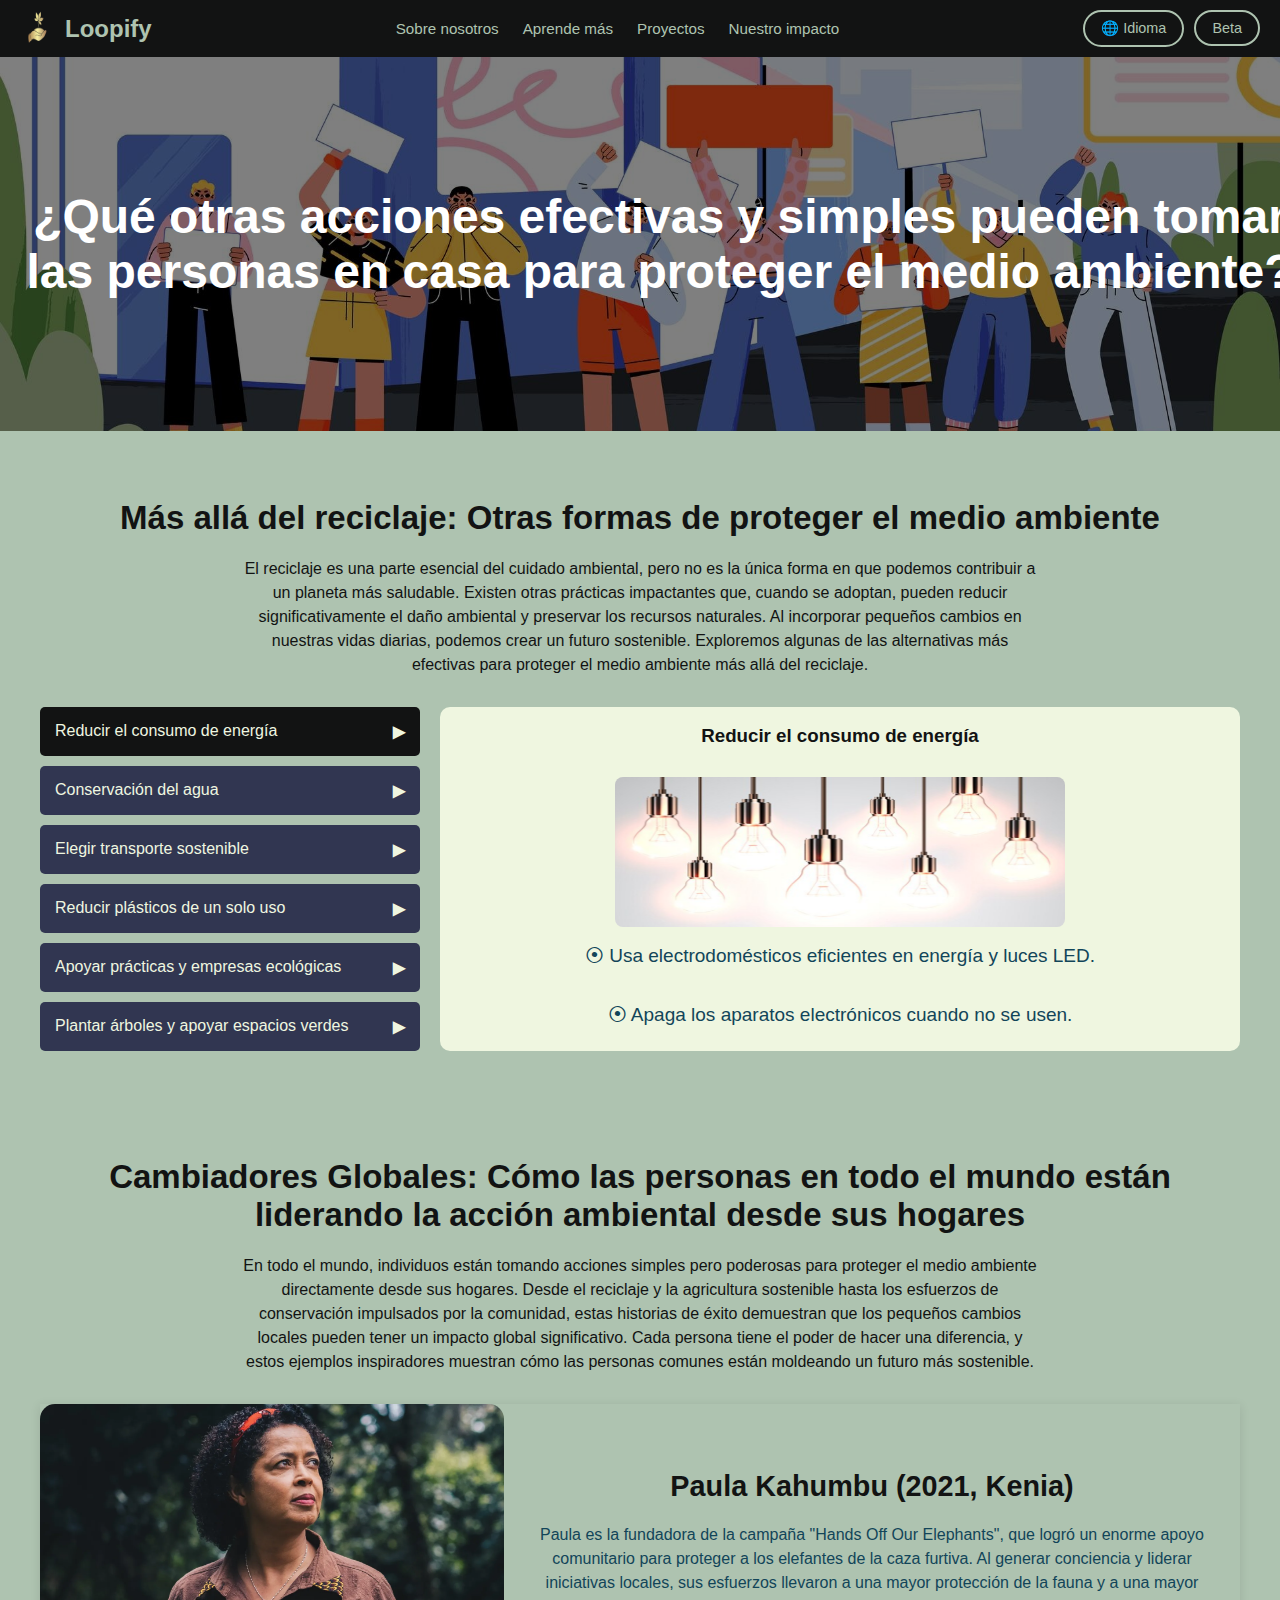
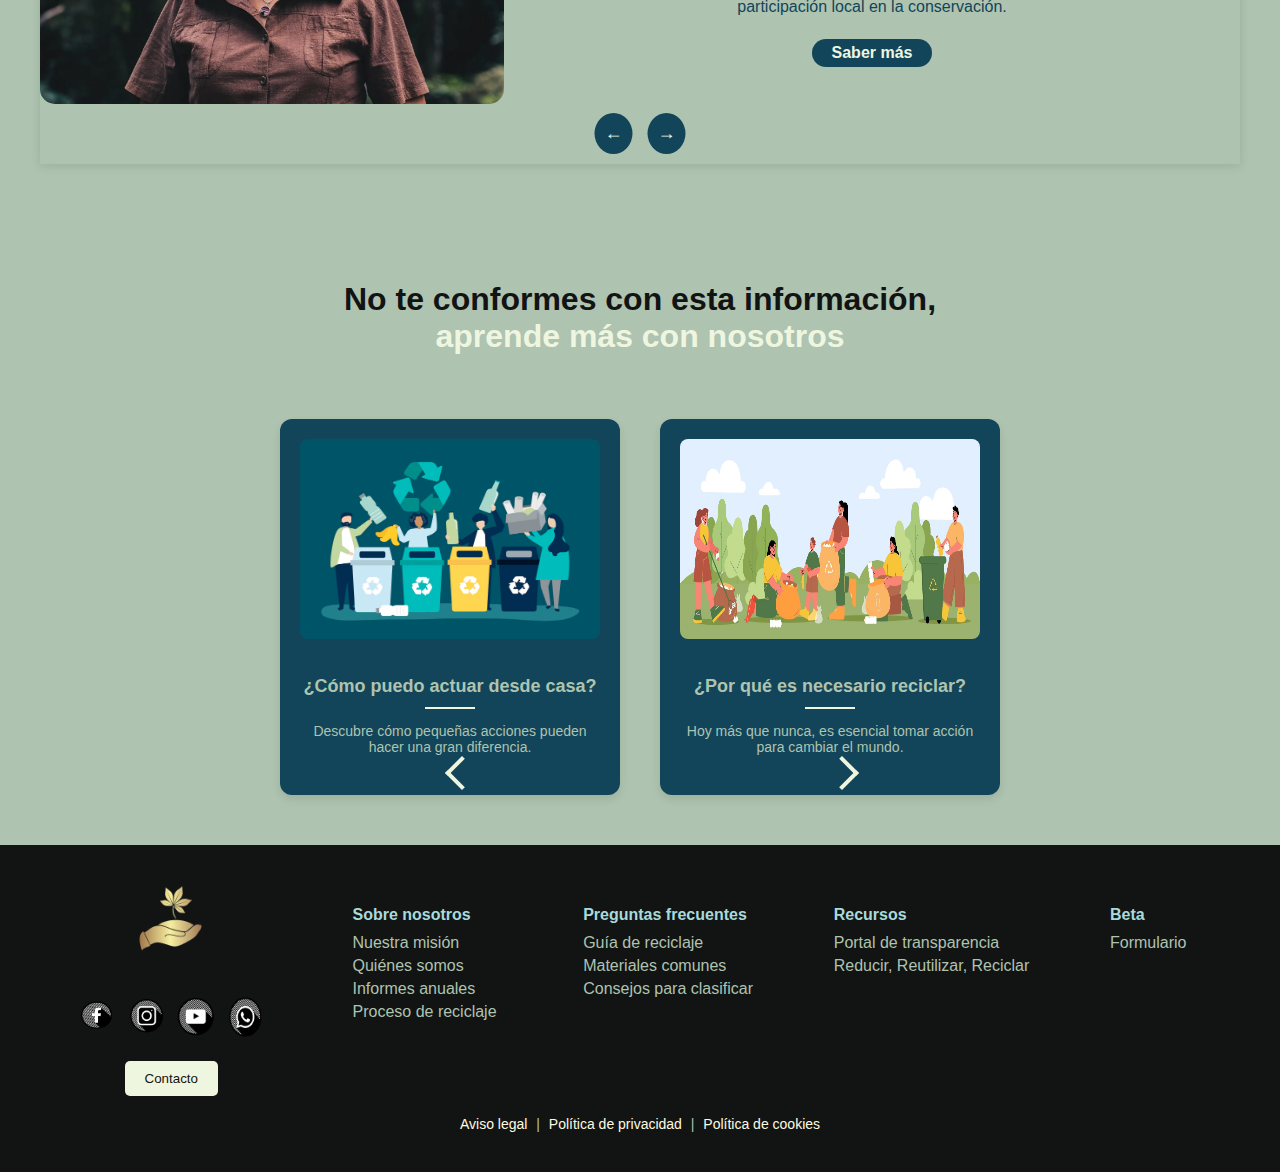
<file: que.html>
<!DOCTYPE html> 
<html lang="es">
<head>
    <meta charset="UTF-8">
    <meta name="viewport" content="width=device-width, initial-scale=1.0">
    <title>Página Loopify</title>
    <link href="https://fonts.googleapis.com/css2?family=Roboto:wght@400;700&display=swap" rel="stylesheet">
    <link rel="stylesheet" href="styles.css">
</head>
<body>
    <header>
        <nav class="navbar">
            <a href="indexs.html" class="logo-container">
                <img src="images/logo.png" alt="Logo de Loopify" class="logo">
                <div class="logo-text">Loopify</div>
            </a>
            <ul class="nav-links">
                <li><a href="sobrenosotros.html">Sobre nosotros</a></li>
                <li><a href="como.html#">Aprende más</a></li>
                <li><a href="#">Proyectos</a></li>
                <li><a href="sobrenosotros.html">Nuestro impacto</a></li>
            </ul>
            <div class="cta-buttons">
                <div class="language-dropdown">
                    <button class="language-btn">🌐 Idioma</button>
                    <div class="language-options">
                        <a href="que.html">Español</a>
                        <a href="what.html">English</a>
                    </div>
                </div>
                <a href="https://docs.google.com/forms/d/e/1FAIpQLScwcW6vLvy4FWDm4fd7d-55OdChu839KWPmwcbdcJJflcZWGw/viewform?usp=sf_link">
                    <button class="contact-btn">Beta</button>
                </a>
            </div>
        </nav>
    </header>

    <main>
        <section class="hero-important">
            <h1>¿Qué otras acciones efectivas y simples pueden tomar las personas en casa para proteger el medio ambiente?</h1>
        </section>

        <section class="interactive-section">
            <h2>Más allá del reciclaje: Otras formas de proteger el medio ambiente</h2>
            <p>El reciclaje es una parte esencial del cuidado ambiental, pero no es la única forma en que podemos contribuir a un planeta más saludable. Existen otras prácticas impactantes que, cuando se adoptan, pueden reducir significativamente el daño ambiental y preservar los recursos naturales. Al incorporar pequeños cambios en nuestras vidas diarias, podemos crear un futuro sostenible. Exploremos algunas de las alternativas más efectivas para proteger el medio ambiente más allá del reciclaje.</p>
            <div class="interactive-container">

                <div class="items">
                    <div class="item active" data-id="energy">
                        Reducir el consumo de energía <span class="arrowi">▶</span>
                    </div>
                    <div class="item" data-id="renewable">
                        Conservación del agua <span class="arrowi">▶</span>
                    </div>
                    <div class="item" data-id="water">
                        Elegir transporte sostenible <span class="arrowi">▶</span>
                    </div>
                    <div class="item" data-id="materials">
                        Reducir plásticos de un solo uso <span class="arrowi">▶</span>
                    </div>
                    <div class="item" data-id="recycling">
                        Apoyar prácticas y empresas ecológicas <span class="arrowi">▶</span>
                    </div>
                    <div class="item" data-id="transportation">
                        Plantar árboles y apoyar espacios verdes <span class="arrowi">▶</span>
                    </div>
                </div>
                
                <div class="content">
                    <div id="energy" class="content-item active">
                        <h3>Reducir el consumo de energía</h3>
                        <img src="images/light.png" alt="Reducir el consumo de energía">
                        <p>⦿ Usa electrodomésticos eficientes en energía y luces LED.</p>
                        <p>⦿ Apaga los aparatos electrónicos cuando no se usen.</p>
                        <p>⦿ Considera fuentes de energía renovable como los paneles solares.</p>
                    </div>
                    <div id="renewable" class="content-item">
                        <h3>Conservación del agua</h3>
                        <img src="images/water.png" alt="Fuentes de energía renovable">
                        <p>⦿ Arregla las fugas e instala accesorios de bajo flujo.</p>
                        <p>⦿ Reutiliza aguas grises para jardinería.</p>
                        <p>⦿ Adopta hábitos que ahorren agua, como cerrar el grifo mientras te cepillas los dientes.</p>
                    </div>
                    <div id="water" class="content-item">
                        <h3>Elegir transporte sostenible</h3>
                        <img src="images/transport.png" alt="Conservación del agua">
                        <p>⦿ Sustituye artículos desechables por alternativas reutilizables, como botellas de agua, popotes y bolsas de compras.</p>
                        <p>⦿ Compra productos con empaques mínimos o ecológicos.</p>
                    </div>
                    <div id="materials" class="content-item">
                        <h3>Reducir plásticos de un solo uso</h3>
                        <img src="images/plastic.png" alt="Materiales sostenibles">
                        <p>⦿ Compra productos de origen sostenible y local.</p>
                        <p>⦿ Apoya a las empresas con políticas éticas y ecológicas.</p>
                        <p>⦿ Aboga por prácticas sostenibles en tu lugar de trabajo o comunidad.</p>
                    </div>
                    <div id="recycling" class="content-item">
                        <h3>Apoyar prácticas y empresas ecológicas</h3>
                        <img src="images/eco-friendly.png" alt="Reciclaje y gestión de residuos">
                        <p>⦿ Compra productos de origen sostenible y local.</p>
                        <p>⦿ Apoya a las empresas con políticas éticas y ecológicas.</p>
                        <p>⦿ Aboga por prácticas sostenibles en tu lugar de trabajo o comunidad.</p>
                    </div>
                    <div id="transportation" class="content-item">
                        <h3>Plantar árboles y apoyar espacios verdes</h3>
                        <img src="images/green-spaces.png" alt="Transporte sostenible">
                        <p>⦿ Participa en eventos locales de plantación de árboles.</p>
                        <p>⦿ Inicia un jardín en casa o convierte tu balcón en un espacio verde.</p>
                        <p>⦿ Protege los hábitats naturales colaborando en proyectos de conservación.</p>
                    </div>
                </div>
            </div>
        </section>
        
        <section id="testimonials-section" class="testimonials">
            <h2>Cambiadores Globales: Cómo las personas en todo el mundo están liderando la acción ambiental desde sus hogares</h2>
            <p>En todo el mundo, individuos están tomando acciones simples pero poderosas para proteger el medio ambiente directamente desde sus hogares. Desde el reciclaje y la agricultura sostenible hasta los esfuerzos de conservación impulsados por la comunidad, estas historias de éxito demuestran que los pequeños cambios locales pueden tener un impacto global significativo. Cada persona tiene el poder de hacer una diferencia, y estos ejemplos inspiradores muestran cómo las personas comunes están moldeando un futuro más sostenible.</p>
            <div class="slider-container-unique">
                <div id="slider-unique">
                    <div class="testimonial-unique">
                        <img src="images/PaulaKahumbu.png" alt="Testimonial 1">
                        <div class="testimonial-content-unique">
                            <h3>Paula Kahumbu (2021, Kenia)</h3>
                            <p>Paula es la fundadora de la campaña "Hands Off Our Elephants", que logró un enorme apoyo comunitario para proteger a los elefantes de la caza furtiva. Al generar conciencia y liderar iniciativas locales, sus esfuerzos llevaron a una mayor protección de la fauna y a una mayor participación local en la conservación.</p>
                            <a href="https://whitleyaward.org/2023/01/10/conservation-motivation-for-2023-15-inspiring-stories-of-impact/" class="link-button" target="_blank">Saber más</a>
                        </div>
                    </div>
                    <div class="testimonial-unique">
                        <img src="images/PurnimaBarman.png" alt="Testimonial 2">
                        <div class="testimonial-content-unique">
                            <h3>Purnima Barman (2017, India)</h3>
                            <p>Purnima creó el "Hargila Army", un grupo de más de 10,000 mujeres dedicadas a proteger la amenazada garza gigante. Al centrarse en la educación y el empoderamiento, mejoró tanto los resultados de conservación como las oportunidades económicas para las mujeres locales.</p>
                            <a href="https://www.weforum.org/stories/2023/07/climate-crisis-positive-news-climate-action/" class="link-button" target="_blank">Saber más</a>
                        </div>
                    </div>
                    <div class="testimonial-unique">
                        <img src="images/MicaelaCamino.png" alt="Testimonial 3">
                        <div class="testimonial-content-unique">
                            <h3>Micaela Camino (2022, Paraguay)</h3>
                            <p>Los esfuerzos de Micaela para proteger la región del Chaco, que está siendo devastada por la deforestación debido al desarrollo industrial, han atraído la atención internacional sobre los derechos de los pueblos indígenas. Aboga por el uso sostenible de los recursos mientras honra las prácticas culturales de las comunidades locales.</p>
                            <a href="https://sustainability.stanford.edu/news/our-picks-top-10-stories-2023" class="link-button" target="_blank">Saber más</a>
                        </div>
                    </div>
                    <div class="testimonial-unique">
                        <img src="images/TessGatanBalbas.png" alt="Testimonial 4">
                        <div class="testimonial-content-unique">
                            <h3>Tess Gatan Balbas (2016, Filipinas)</h3>
                            <p>Tess jugó un papel fundamental en la declaración de un santuario de vida silvestre de 970 ha para el oriole de Isabela. Sus esfuerzos de participación comunitaria llevaron a las autoridades locales a tomar medidas para proteger esta especie de ave en peligro crítico, asegurando así su futuro.</p>
                            <a href="https://www.weforum.org/stories/2023/07/climate-crisis-positive-news-climate-action/" class="link-button" target="_blank">Saber más</a>
                        </div>
                    </div>
                    <div class="testimonial-unique">
                        <img src="images/FarwizaFarhan.png" alt="Testimonial 5">
                        <div class="testimonial-content-unique">
                            <h3>Farwiza Farhan (2020, Indonesia)</h3>
                            <p>Farwiza luchó contra el desarrollo a gran escala en la selva tropical de Sumatra para proteger el Ecosistema Leuser, un área crítica para la biodiversidad. Su defensa, respaldada por las comunidades locales, ha ayudado a preservar este ecosistema vital de la destrucción.</p>
                            <a href="https://www.weforum.org/stories/2023/07/climate-crisis-positive-news-climate-action/" class="link-button" target="_blank">Saber más</a>
                        </div>
                    </div>                
                </div>
                <div class="controls-unique">
                    <button id="prev-button-unique">←</button>
                    <button id="next-button-unique">→</button>
                </div>
            </div>
        </section>
        
        <section class="learn-more-section">
            <h2>No te conformes con esta información, <br><span>aprende más con nosotros</span></h2>
            <p>Consulta nuestros otros artículos:</p>
            <div class="articles">
                <div class="article-beyond">
                    <img src="images/trashhero.png" alt="Beneficios del reciclaje">
                    <h3>¿Cómo puedo actuar desde casa?</h3>
                    <hr />
                    <p>Descubre cómo pequeñas acciones pueden hacer una gran diferencia.</p>
                    <a href="como.html#" class="arrows left-arrows"></a>
                </div>
                <div class="article-beyond">
                    <img src="images/benefic.png" alt="Beneficios del reciclaje">
                    <h3>¿Por qué es necesario reciclar?</h3>
                    <hr />
                    <p>Hoy más que nunca, es esencial tomar acción para cambiar el mundo.</p>
                    <a href="porque.html" class="arrows right-arrows"></a>
                </div>
            </div>
        </section>
    </main>

    <footer class="main-footer">
        <div class="footer-container">
            <div class="footer-logo-contact">
                <img src="images/logo.png" alt="Logo de DTRE" class="footer-logo">
                <div class="footer-social">
                    <a href="#"><img src="images/facebook.png" alt="Facebook"></a>
                    <a href="#"><img src="images/instagram.png" alt="Instagram"></a>
                    <a href="#"><img src="images/youtube.png" alt="YouTube"></a>
                    <a href="#"><img src="images/whatsapp.png" alt="WhatsApp"></a>
                </div>
                <button class="contact-button">Contacto</button>
            </div>
            <div class="footer-links">
                <div>
                    <h4>Sobre nosotros</h4>
                    <ul>
                        <li><a href="sobrenosotros.html">Nuestra misión</a></li>
                        <li><a href="sobrenosotros.html">Quiénes somos</a></li>
                        <li><a href="sobrenosotros.html">Informes anuales</a></li>
                        <li><a href="sobrenosotros.html">Proceso de reciclaje</a></li>
                    </ul>
                </div>
                <div>
                    <h4>Preguntas frecuentes</h4>
                    <ul>
                        <li><a href="como.html#">Guía de reciclaje</a></li>
                        <li><a href="why.html#">Materiales comunes</a></li>
                        <li><a href="what.html#">Consejos para clasificar</a></li>
                    </ul>
                </div>
                <div>
                    <h4>Recursos</h4>
                    <ul>
                        <li><a href="sobrenosotros.html">Portal de transparencia</a></li>
                        <li><a href="como.html#">Reducir, Reutilizar, Reciclar</a></li>
                    </ul>
                </div>
                <div>
                    <h4>Beta</h4>
                    <ul>
                        <li><a href="sobrenosotros.html">Formulario</a></li>
                    </ul>
                </div>
            </div>
        </div>
        <div class="footer-legal">
            <a href="sobrenosotros.html">Aviso legal</a> |
            <a href="sobrenosotros.html">Política de privacidad</a> |
            <a href="sobrenosotros.html">Política de cookies</a>
        </div>
    </footer>
    <script>
        document.addEventListener('DOMContentLoaded', () => {
            // Interacción con los elementos '.item'
            const items = document.querySelectorAll('.item');
            const contentItems = document.querySelectorAll('.content-item');
        
            items.forEach(item => {
                item.addEventListener('click', () => {
                    // Eliminar clase 'active' de todos los elementos
                    items.forEach(i => {
                        i.classList.remove('active');
                        const arrow = i.querySelector('.arrowi');
                        if (arrow) arrow.textContent = '▶';
                    });
        
                    // Añadir clase 'active' al elemento clickeado
                    item.classList.add('active');
                    const arrow = item.querySelector('.arrowi');
                    if (arrow) arrow.textContent = '▼';
        
                    // Mostrar el contenido correspondiente
                    const id = item.getAttribute('data-id');
                    contentItems.forEach(content => {
                        content.classList.toggle('active', content.id === id);
                    });
                });
            });
        
            // Slider/Carousel
            const slider = document.getElementById('slider-unique');
            const testimonials = document.querySelectorAll('.testimonial-unique');
            const prevButton = document.getElementById('prev-button-unique');
            const nextButton = document.getElementById('next-button-unique');
            let currentIndex = 0;
        
            function updateCarousel() {
                const offset = -currentIndex * 100; // Mueve el slider por porcentaje
                slider.style.transform = `translateX(${offset}%)`;
                slider.style.transition = 'transform 0.5s ease';
            }
        
            prevButton.addEventListener('click', () => {
                currentIndex = (currentIndex > 0) ? currentIndex - 1 : testimonials.length - 1;
                updateCarousel();
            });
        
            nextButton.addEventListener('click', () => {
                currentIndex = (currentIndex < testimonials.length - 1) ? currentIndex + 1 : 0;
                updateCarousel();
            });
        
            updateCarousel();
        
            // Idioma - Dropdown
            const languageBtn = document.querySelector('.language-btn');
            const dropdown = document.querySelector('.language-dropdown');
        
            if (languageBtn && dropdown) {
                languageBtn.addEventListener('click', (e) => {
                    e.stopPropagation();
                    dropdown.classList.toggle('open');
                });
        
                document.addEventListener('click', () => {
                    if (dropdown.classList.contains('open')) {
                        dropdown.classList.remove('open');
                    }
                });
            }
        });
    </script>    
</body>
</html>
</file>
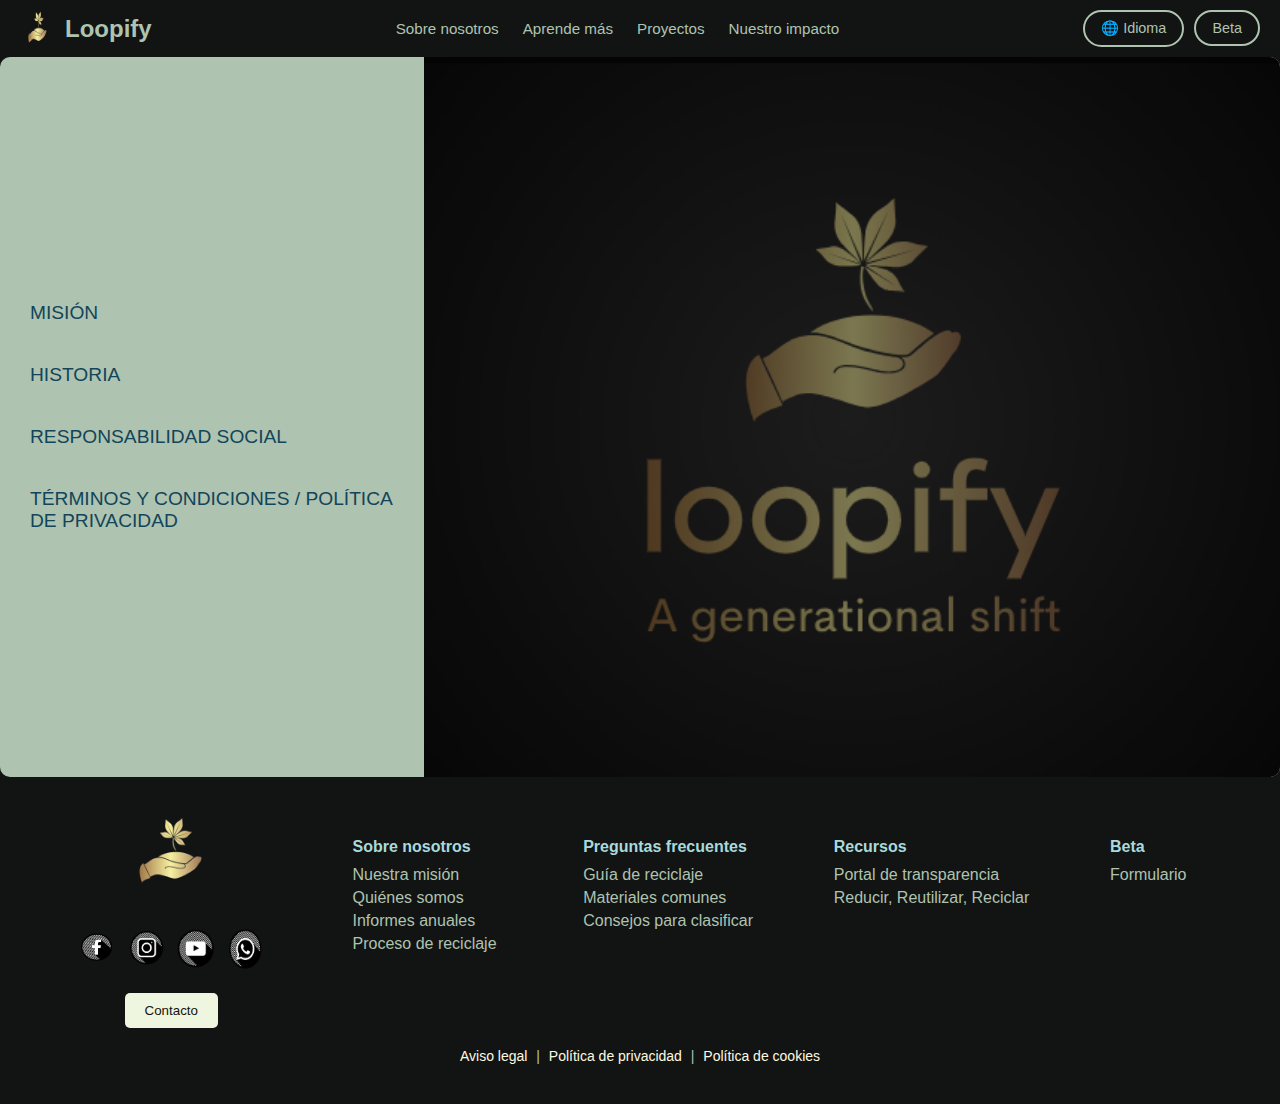
<file: sobrenosotros.html>
<!DOCTYPE html>
<html lang="es">
<head>
    <meta charset="UTF-8">
    <meta name="viewport" content="width=device-width, initial-scale=1.0">
    <title>Página Loopify</title>
    <link href="https://fonts.googleapis.com/css2?family=Roboto:wght@400;700&display=swap" rel="stylesheet">
    <link rel="stylesheet" href="styles.css">
</head>
<body>
    <header>
        <nav class="navbar">
            <a href="indexs.html" class="logo-container">
                <img src="images/logo.png" alt="Logo de Loopify" class="logo">
                <div class="logo-text">Loopify</div>
            </a>
            <ul class="nav-links">
                <li><a href="sobrenosotros.html">Sobre nosotros</a></li>
                <li><a href="como.html">Aprende más</a></li>
                <li><a href="#">Proyectos</a></li>
                <li><a href="sobrenosotros.html">Nuestro impacto</a></li>
            </ul>
            <div class="cta-buttons">
                <div class="language-dropdown">
                    <button class="language-btn">🌐 Idioma</button>
                    <div class="language-options">
                        <a href="sobrenosotros.html">Español</a>
                        <a href="aboutus.html">English</a>
                    </div>
                </div>
                <a href="https://docs.google.com/forms/d/e/1FAIpQLScwcW6vLvy4FWDm4fd7d-55OdChu839KWPmwcbdcJJflcZWGw/viewform?usp=sf_link">
                    <button class="contact-btn">Beta</button>
                </a>
            </div>
        </nav>
    </header>
    <main>
        <section class="media-section">
            <div class="text-container">
                <div class="static-text" data-id="1">MISIÓN</div>
                <div class="static-text" data-id="2">HISTORIA</div>
                <div class="highlighted-text" data-id="3">RESPONSABILIDAD SOCIAL</div>
                <div class="static-text" data-id="4">TÉRMINOS Y CONDICIONES / POLÍTICA DE PRIVACIDAD</div>
            </div>
    
            <div class="descriptions-container">
                <div class="description-item" data-id="1">
                    <p>Este sitio web tiene como objetivo educar y empoderar a las personas para proteger el medio ambiente a través del reciclaje. Proporciona guías, consejos y recursos para crear conciencia, reducir residuos y promover una vida sostenible. El sitio fomenta hábitos ecológicos mediante contenido interactivo, participación comunitaria y herramientas educativas para un futuro más verde.</p>
                </div>
                <div class="description-item" data-id="2">
                    <p>En noviembre de 2024, surgimos de un profundo deseo de ayudar al medio ambiente. Creemos firmemente que todos pueden hacer un impacto positivo desde dentro de las paredes de sus hogares. A través de este sitio web, nuestro objetivo es educar, inspirar y empoderar a las personas para que adopten prácticas de reciclaje y contribuyan a un futuro más sostenible.</p>
                </div>
                <div class="description-item" data-id="3">
                    <p>Loopify está comprometido con la sostenibilidad, alineando su Responsabilidad Social Corporativa con su estrategia y cultura. Priorizamos la transparencia, la escucha activa y la integridad para generar confianza con las partes interesadas. A través de la comunicación abierta, comprendemos sus necesidades y creamos acciones significativas para abordarlas, fomentando el valor compartido y la colaboración.</p>
                </div>
                <div class="description-item" data-id="4">
                    <h2>Términos y Condiciones</h2>

                    <h3>Bienvenido a Loopify</h3>
                    <p>Gracias por visitar Loopify, un sitio web educativo dedicado a crear conciencia sobre el reciclaje y la sostenibilidad. Al acceder y utilizar este sitio, acepta cumplir con los siguientes términos y condiciones. Si no está de acuerdo con estos términos, le recomendamos que no utilice este sitio web.</p>
                
                    <h3>Uso del Sitio Web</h3>
                    <p><strong>1. Propósito Educativo:</strong> El sitio se proporciona solo con fines educativos. No debe usarse para fines comerciales o de lucro.</p>
                    <p><strong>2. Contenido:</strong> El contenido proporcionado en este sitio web, incluyendo texto, gráficos, imágenes y otros materiales, tiene como objetivo proporcionar información sobre reciclaje y sostenibilidad. No garantizamos que toda la información sea precisa o completa.</p>
                    <p><strong>3. Interactividad:</strong> Al interactuar con nuestro contenido, como formularios o herramientas educativas, acepta usar la información proporcionada de manera responsable y dentro de las pautas establecidas.</p>
                    <p><strong>4. No Retención de Datos:</strong> Loopify no recopila, almacena ni comparte información personal identificable de los usuarios. Cualquier información ingresada por el usuario se usa únicamente para la interacción dentro del sitio web y no se almacena.</p>
                
                    <h3>Propiedad Intelectual</h3>
                    <p>Todo el contenido del sitio web, incluyendo pero no limitado a texto, imágenes, logotipos y diseño, es propiedad de Loopify o sus respectivos propietarios y está protegido por las leyes de propiedad intelectual.</p>
                
                    <h3>Modificaciones del Sitio Web</h3>
                    <p>Nos reservamos el derecho de modificar o eliminar cualquier parte de este sitio web en cualquier momento sin previo aviso. Esto incluye cambios en los términos y condiciones, los cuales se publicarán en esta página.</p>
                
                    <h3>Responsabilidades del Usuario</h3>
                    <p>El usuario es responsable de:</p>
                    <ul>
                        <li>Utilizar el sitio web de acuerdo con sus fines educativos y no violar leyes locales o internacionales.</li>
                        <li>No utilizar el sitio para actividades ilegales, como la recopilación no autorizada de datos o el acceso no autorizado a sistemas.</li>
                    </ul>
                
                    <h3>Exoneración de Responsabilidad</h3>
                    <p>Loopify no será responsable de ningún daño directo o indirecto derivado del uso de este sitio web, incluyendo pero no limitado a la pérdida de datos, interrupciones del servicio o daños a dispositivos.</p>

                    <h2>Política de Privacidad</h2>

                    <h3>Información que Recopilamos</h3>
                    <p>En Loopify, estamos comprometidos con la protección de su privacidad. No recopilamos ni almacenamos información personal identificable de los usuarios que visitan nuestro sitio web. Cualquier interacción con nuestras herramientas y contenido educativo no requiere la presentación de datos personales.</p>
                
                    <h3>Uso de Cookies</h3>
                    <p>Este sitio web utiliza cookies para mejorar su experiencia de navegación. Las cookies son pequeños archivos almacenados en su dispositivo que permiten al sitio web recordar sus preferencias. Puede configurar su navegador para rechazar cookies, pero esto puede afectar algunas funciones del sitio.</p>
                
                    <h3>Seguridad de los Datos</h3>
                    <p>Si bien Loopify no recopila información personal, tomamos medidas razonables para garantizar la seguridad de los datos que pueda proporcionar al usar el sitio (por ejemplo, a través de formularios interactivos). Sin embargo, no podemos garantizar la seguridad completa de los datos transmitidos por internet.</p>
                
                    <h3>Enlaces a Sitios de Terceros</h3>
                    <p>Nuestro sitio puede contener enlaces a otros sitios web. No somos responsables de las políticas de privacidad o el contenido de esos sitios. Recomendamos leer las políticas de privacidad de cualquier sitio web externo que visite.</p>
                
                    <h3>Cambios en la Política de Privacidad</h3>
                    <p>Loopify se reserva el derecho de modificar esta política de privacidad en cualquier momento. Cualquier cambio se publicará en esta página. Recomendamos revisar esta página regularmente para estar informado sobre cualquier actualización.</p>
                
                </div>
            </div>
        </section>    
    </main>
    <footer class="main-footer">
        <div class="footer-container">
            <div class="footer-logo-contact">
                <img src="images/logo.png" alt="Logo de DTRE" class="footer-logo">
                <div class="footer-social">
                    <a href="#"><img src="images/facebook.png" alt="Facebook"></a>
                    <a href="#"><img src="images/instagram.png" alt="Instagram"></a>
                    <a href="#"><img src="images/youtube.png" alt="YouTube"></a>
                    <a href="#"><img src="images/whatsapp.png" alt="WhatsApp"></a>
                </div>
                <button class="contact-button">Contacto</button>
            </div>
            <div class="footer-links">
                <div>
                    <h4>Sobre nosotros</h4>
                    <ul>
                        <li><a href="sobrenosotros.html">Nuestra misión</a></li>
                        <li><a href="sobrenosotros.html">Quiénes somos</a></li>
                        <li><a href="sobrenosotros.html">Informes anuales</a></li>
                        <li><a href="sobrenosotros.html">Proceso de reciclaje</a></li>
                    </ul>
                </div>
                <div>
                    <h4>Preguntas frecuentes</h4>
                    <ul>
                        <li><a href="como.html#">Guía de reciclaje</a></li>
                        <li><a href="why.html#">Materiales comunes</a></li>
                        <li><a href="what.html#">Consejos para clasificar</a></li>
                    </ul>
                </div>
                <div>
                    <h4>Recursos</h4>
                    <ul>
                        <li><a href="sobrenosotros.html">Portal de transparencia</a></li>
                        <li><a href="como.html#">Reducir, Reutilizar, Reciclar</a></li>
                    </ul>
                </div>
                <div>
                    <h4>Beta</h4>
                    <ul>
                        <li><a href="sobrenosotros.html">Formulario</a></li>
                    </ul>
                </div>
            </div>
        </div>
        <div class="footer-legal">
            <a href="sobrenosotros.html">Aviso legal</a> |
            <a href="sobrenosotros.html">Política de privacidad</a> |
            <a href="sobrenosotros.html">Política de cookies</a>
        </div>
    </footer>
    <script>
        document.addEventListener("DOMContentLoaded", () => {
            const textOptions = document.querySelectorAll(".text-container div");
            const descriptions = document.querySelectorAll(".description-item");

            textOptions.forEach((textOption) => {
                textOption.addEventListener("click", () => {
                    const id = textOption.getAttribute("data-id");

                    textOptions.forEach((text) => text.classList.remove("active"));
                    descriptions.forEach((desc) => desc.classList.remove("active"));

                    textOption.classList.add("active");
                    const matchingDescription = document.querySelector(`.description-item[data-id="${id}"]`);
                    if (matchingDescription) {
                        matchingDescription.classList.add("active");
                    }
                });
            });
        });
        document.querySelector('.language-btn').addEventListener('click', function (e) {
        e.stopPropagation();
        const dropdown = document.querySelector('.language-dropdown');
        dropdown.classList.toggle('open');
    });

document.addEventListener('click', function () {
        const dropdown = document.querySelector('.language-dropdown');
        if (dropdown.classList.contains('open')) {
            dropdown.classList.remove('open');
        }
    });
    </script>

</body>
</html>
</file>
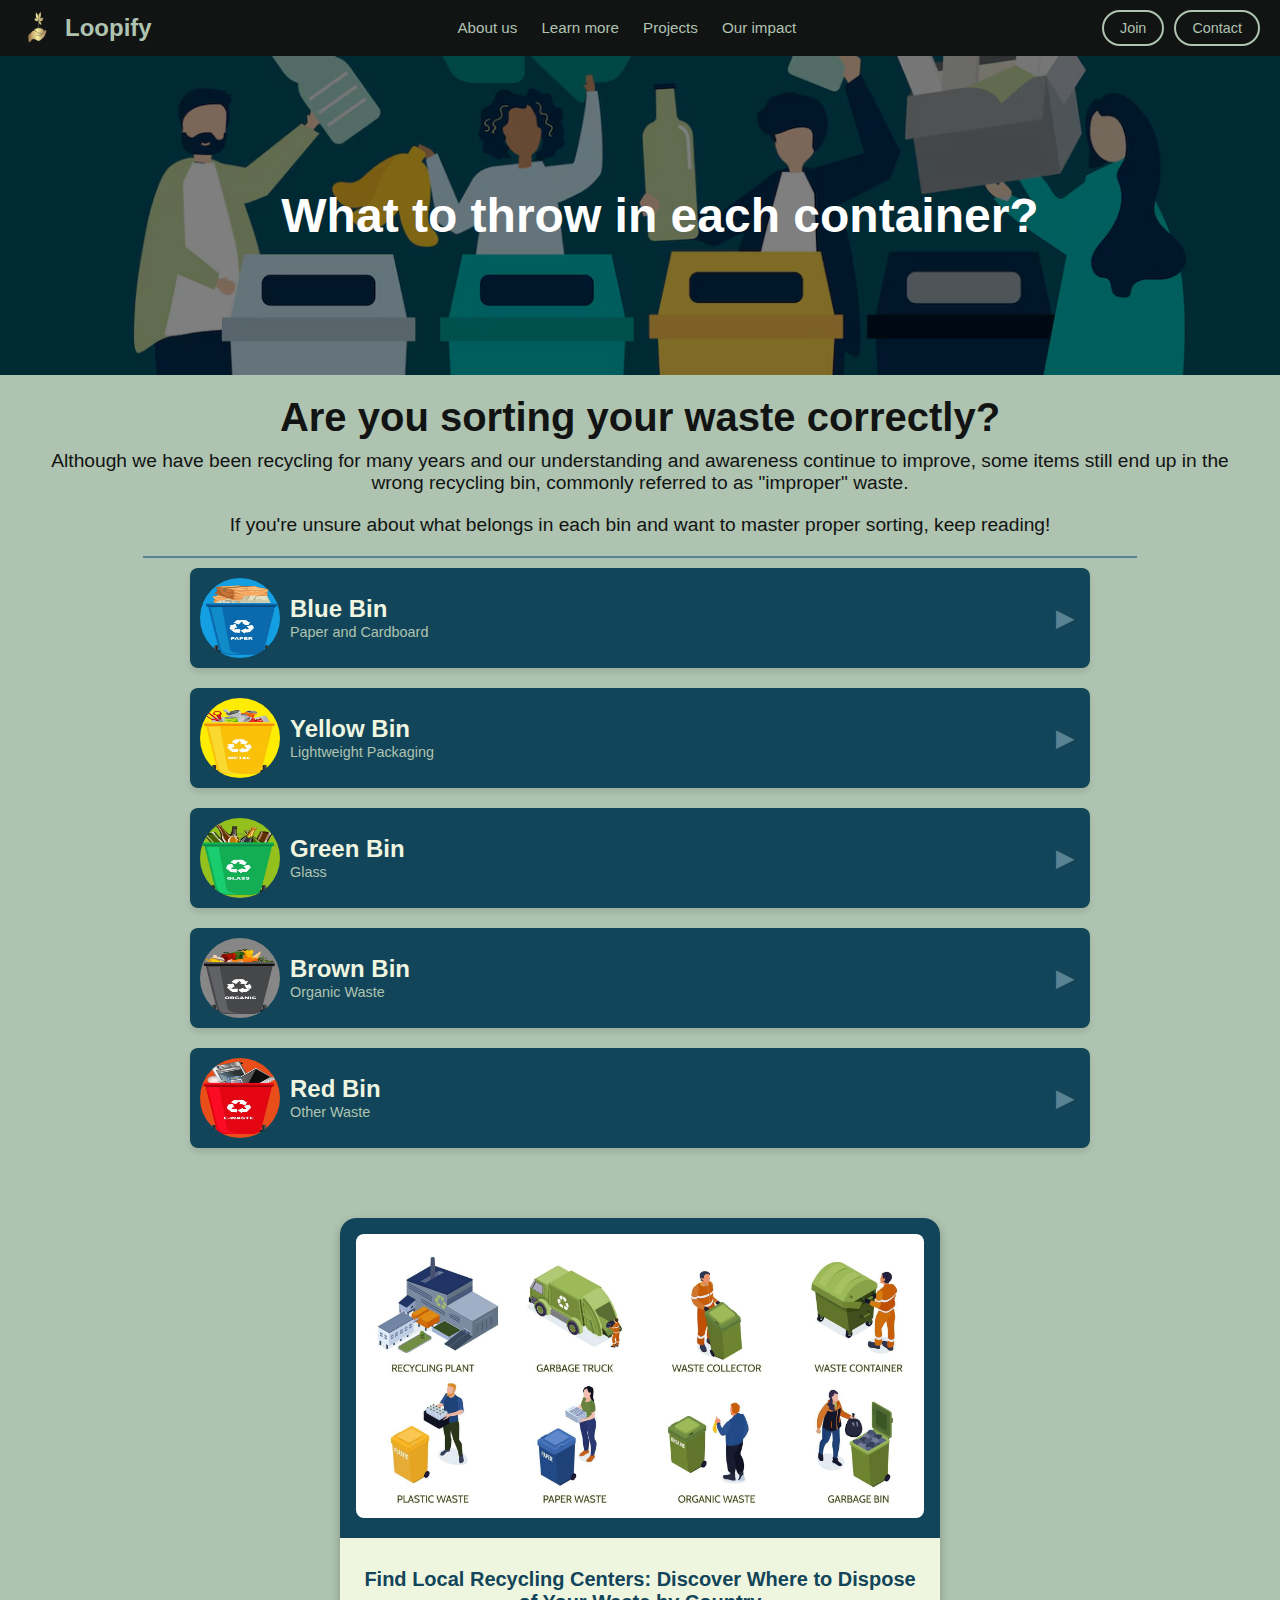
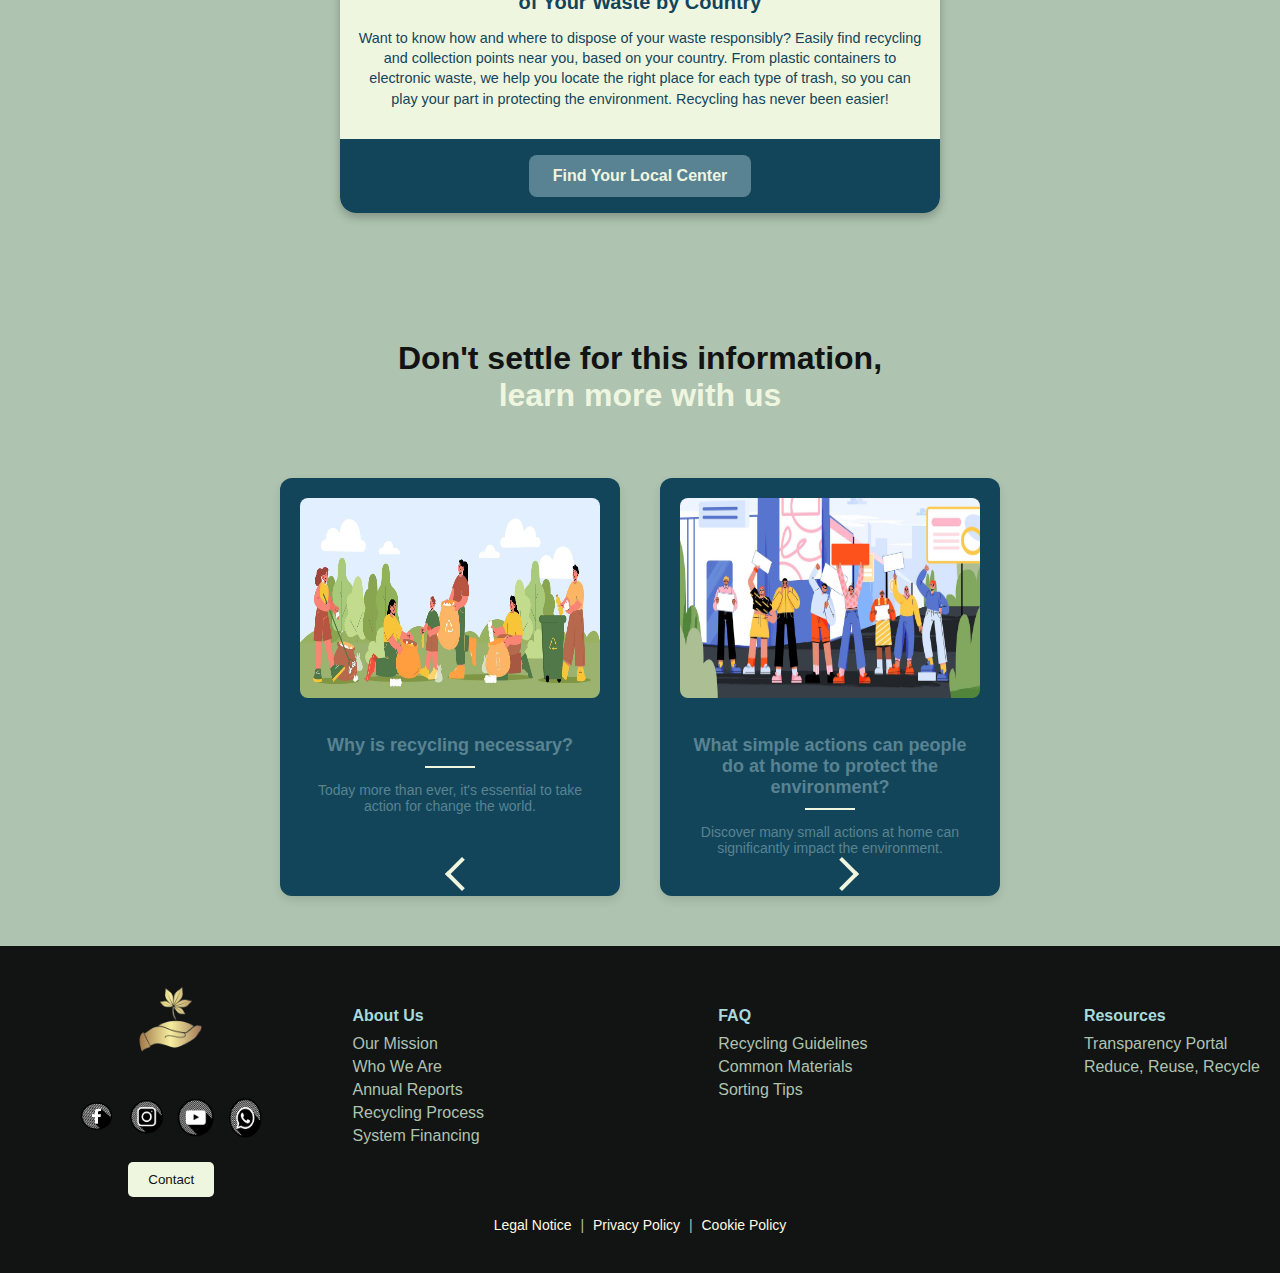
<file: trash.html>
<!DOCTYPE html>
<html lang="en">
<head>
    <meta charset="UTF-8">
    <meta name="viewport" content="width=device-width, initial-scale=1.0">
    <title>Loopify Page</title>
    <link href="https://fonts.googleapis.com/css2?family=Roboto:wght@400;700&display=swap" rel="stylesheet">
    <link rel="stylesheet" href="styles.css">
</head>
<body>
    <header>
        <nav class="navbar">
            <a href="file:///Users/dr.jluismosqueda/Desktop/BYUI-ONLINE/GESCI%20110/index.html" class="logo-container">
                <img src="images/logo.png" alt="Loopify Logo" class="logo">
                <div class="logo-text">Loopify</div>
            </a>
            <ul class="nav-links">
                <li><a href="file:///Users/dr.jluismosqueda/Desktop/BYUI-ONLINE/GESCI%20110/aboutus.html">About us</a></li>
                <li><a href="file:///Users/dr.jluismosqueda/Desktop/BYUI-ONLINE/GESCI%20110/trash.html#">Learn more</a></li>
                <li><a href="#">Projects</a></li>
                <li><a href="file:///Users/dr.jluismosqueda/Desktop/BYUI-ONLINE/GESCI%20110/aboutus.html">Our impact</a></li>
            </ul>
            <div class="cta-buttons">
                <button class="join-btn">Join</button>
                <button class="contact-btn">Contact</button>
            </div>
        </nav>
    </header>
    <main>
        <section class="hero-trash">
            <h1>What to throw in each container?</h1>
        </section>
        <section class="board-section">
            <h1 class="main-title">Are you sorting your waste correctly?</h1>
            <p class="main-text">Although we have been recycling for many years and our understanding and awareness continue to improve, some items still end up in the wrong recycling bin, commonly referred to as "improper" waste.</p>
            <p class="main-text">If you're unsure about what belongs in each bin and want to master proper sorting, keep reading!</p>
            <hr class="divider">
            <div class="board-container">
                <div class="board">
                    <div class="board-header">
                        <div class="image-text-container">
                            <img src="images/bluebin.png" alt="Icono">
                            <div class="board-info">
                                <h2>Blue Bin</h2>
                                <p>Paper and Cardboard</p>
                            </div>
                        </div>
                        <button class="toggle-button" onclick="toggleContent(this)">
                            <span class="arrow">▶</span>
                        </button>
                    </div>                    
                    <div class="board-content">
                        <img src="images/paper.png" alt="Reducing Energy Consumption">
                        <p>⦿ Recyclables include sheets of paper, magazines, and cardboard boxes (flattened for better space use).</p>
                        <p>⦿ Do not include food-stained items, waxed paper, or photographs.</p>
                    </div>
                </div>
                <div class="board">
                    <div class="board-header">
                        <div class="image-text-container">
                            <img src="images/yellowbin.png" alt="Icono">
                            <div class="board-info">
                                <h2>Yellow Bin </h2>
                                <p>Lightweight Packaging</p>
                            </div>
                        </div>
                        <button class="toggle-button" onclick="toggleContent(this)">
                            <span class="arrow">▶</span>
                        </button>
                    </div>                    
                    <div class="board-content">
                        <img src="images/can.png" alt="Reducing Energy Consumption">
                        <p>⦿ Accepts plastics (bottles, wrappers), cans, bricks (like milk cartons), and plastic bags.</p>
                        <p>⦿ Before disposal, empty and compress items, and store them in a separate bag.</p>
                    </div>
                </div>                
                <div class="board">
                    <div class="board-header">
                        <div class="image-text-container">
                            <img src="images/greenbin.png" alt="Icono">
                            <div class="board-info">
                                <h2>Green Bin</h2>
                                <p>Glass</p>
                            </div>
                        </div>
                        <button class="toggle-button" onclick="toggleContent(this)">
                            <span class="arrow">▶</span>
                        </button>
                    </div>                    
                    <div class="board-content">
                        <img src="images/glass.png" alt="Reducing Energy Consumption">
                        <p>⦿ For bottles and jars only (without caps or corks).</p>
                        <p>⦿ Do not include window glass, mirrors, or ceramics.</p>
                    </div> 
                </div>
                <div class="board">
                    <div class="board-header">
                        <div class="image-text-container">
                            <img src="images/brownbin.png" alt="Icono">
                            <div class="board-info">
                                <h2>Brown Bin</h2>
                                <p>Organic Waste</p>
                            </div>
                        </div>
                        <button class="toggle-button" onclick="toggleContent(this)">
                            <span class="arrow">▶</span>
                        </button>
                    </div>                    
                    <div class="board-content">
                        <img src="images/foodscraps.png" alt="Reducing Energy Consumption">
                        <p>⦿ Includes food scraps, eggshells, coffee grounds, and similar waste.</p>
                        <p>⦿ Composting is an excellent option if you have space, turning organic waste into natural fertilizer.</p>
                    </div> 
                </div>
                <div class="board">
                    <div class="board-header">
                        <div class="image-text-container">
                            <img src="images/redbin.png" alt="Icono">
                            <div class="board-info">
                                <h2>Red Bin</h2>
                                <p>Other Waste</p>
                            </div>
                        </div>
                        <button class="toggle-button" onclick="toggleContent(this)">
                            <span class="arrow">▶</span>
                        </button>
                    </div>                    
                    <div class="board-content">
                        <img src="images/batteries.png" alt="Reducing Energy Consumption">
                        <p>⦿ Expired medications should be taken to SIGRE collection points at pharmacies.</p>
                        <p>⦿ Hazardous waste, electronics, and batteries must go to specialized recycling facilities or drop-off points.</p>
                    </div>
                </div>                         
            </div>
        </section>
        <section class="promo-section">
            <div class="promo-card">
                <div class="promo-header">
                    <div class="promo-image">
                        <img src="images/where.png" alt="Recycling Promotion">
                    </div>
                </div>
                <div class="promo-content">
                    <h1>Find Local Recycling Centers: Discover Where to Dispose of Your Waste by Country</h1>
                    <p>Want to know how and where to dispose of your waste responsibly? Easily find recycling and collection points near you, based on your country. From plastic containers to electronic waste, we help you locate the right place for each type of trash, so you can play your part in protecting the environment. Recycling has never been easier!</p>
                </div>
                <div class="promo-footer">
                    <a href="https://search.earth911.com/?utm_source=earth911-header" class="promo-button">Find Your Local Center</a>
                </div>
            </div>
        </section>
        <section class="learn-more-section">
            <h2>Don't settle for this information, <br><span>learn more with us</span></h2>
            <p>Check out our other articles:</p>
            <div class="articles">
                <div class="article">
                    <img src="images/benefic.png" alt="What can be recycled?">
                    <h3>Why is recycling necessary?</h3>
                    <hr />
                    <p>Today more than ever, it's essential to take action for change the world.</p>
                    <a href="file:///Users/dr.jluismosqueda/Desktop/BYUI-ONLINE/GESCI%20110/benefict.html" class="arrows left-arrows"></a>
                </div>
                <div class="article">
                    <img src="images/important.png" alt="Benefits of recycling">
                    <h3>What simple actions can people do at home to protect the environment?</h3>
                    <hr />
                    <p>Discover many small actions at home can significantly impact the environment.</p>
                    <a href="file:///Users/dr.jluismosqueda/Desktop/BYUI-ONLINE/GESCI%20110/important.html#" class="arrows right-arrows"></a>
                </div>
            </div>
        </section>
    </main>
    <footer class="main-footer">
        <div class="footer-container">
            <div class="footer-logo-contact">
                <img src="images/logo.png" alt="DTRE Logo" class="footer-logo">
                <div class="footer-social">
                    <a href="#"><img src="images/facebook.png" alt="Facebook"></a>
                    <a href="#"><img src="images/instagram.png" alt="Instagram"></a>
                    <a href="#"><img src="images/youtube.png" alt="YouTube"></a>
                    <a href="#"><img src="images/whatsapp.png" alt="Email"></a>
            </div>
                <button class="contact-button">Contact</button>
            </div>
            <div class="footer-links">
                <div>
                    <h4>About Us</h4>
                    <ul>
                        <li><a href="file:///Users/dr.jluismosqueda/Desktop/BYUI-ONLINE/GESCI%20110/aboutus.html">Our Mission</a></li>
                        <li><a href="file:///Users/dr.jluismosqueda/Desktop/BYUI-ONLINE/GESCI%20110/aboutus.html">Who We Are</a></li>
                        <li><a href="file:///Users/dr.jluismosqueda/Desktop/BYUI-ONLINE/GESCI%20110/aboutus.html">Annual Reports</a></li>
                        <li><a href="file:///Users/dr.jluismosqueda/Desktop/BYUI-ONLINE/GESCI%20110/aboutus.html">Recycling Process</a></li>
                        <li><a href="file:///Users/dr.jluismosqueda/Desktop/BYUI-ONLINE/GESCI%20110/aboutus.html">System Financing</a></li>
                    </ul>
                </div>
                <div>
                    <h4>FAQ</h4>
                    <ul>
                        <li><a href="file:///Users/dr.jluismosqueda/Desktop/BYUI-ONLINE/GESCI%20110/trash.html#">Recycling Guidelines</a></li>
                        <li><a href="file:///Users/dr.jluismosqueda/Desktop/BYUI-ONLINE/GESCI%20110/trash.html#">Common Materials</a></li>
                        <li><a href="file:///Users/dr.jluismosqueda/Desktop/BYUI-ONLINE/GESCI%20110/important.html#">Sorting Tips</a></li>
                    </ul>
                </div>
                <div>
                    <h4>Resources</h4>
                    <ul>
                        <li><a href="file:///Users/dr.jluismosqueda/Desktop/BYUI-ONLINE/GESCI%20110/aboutus.html">Transparency Portal</a></li>
                        <li><a href="file:///Users/dr.jluismosqueda/Desktop/BYUI-ONLINE/GESCI%20110/trash.html#">Reduce, Reuse, Recycle</a></li>
                    </ul>
                </div>
            </div>
        </div>
        <div class="footer-legal">
            <a href="file:///Users/dr.jluismosqueda/Desktop/BYUI-ONLINE/GESCI%20110/aboutus.html">Legal Notice</a> |
            <a href="file:///Users/dr.jluismosqueda/Desktop/BYUI-ONLINE/GESCI%20110/aboutus.html">Privacy Policy</a> |
            <a href="file:///Users/dr.jluismosqueda/Desktop/BYUI-ONLINE/GESCI%20110/aboutus.html">Cookie Policy</a>
        </div>
    </footer>
    <script src="script.js"></script>
</body>
</html>
</file>
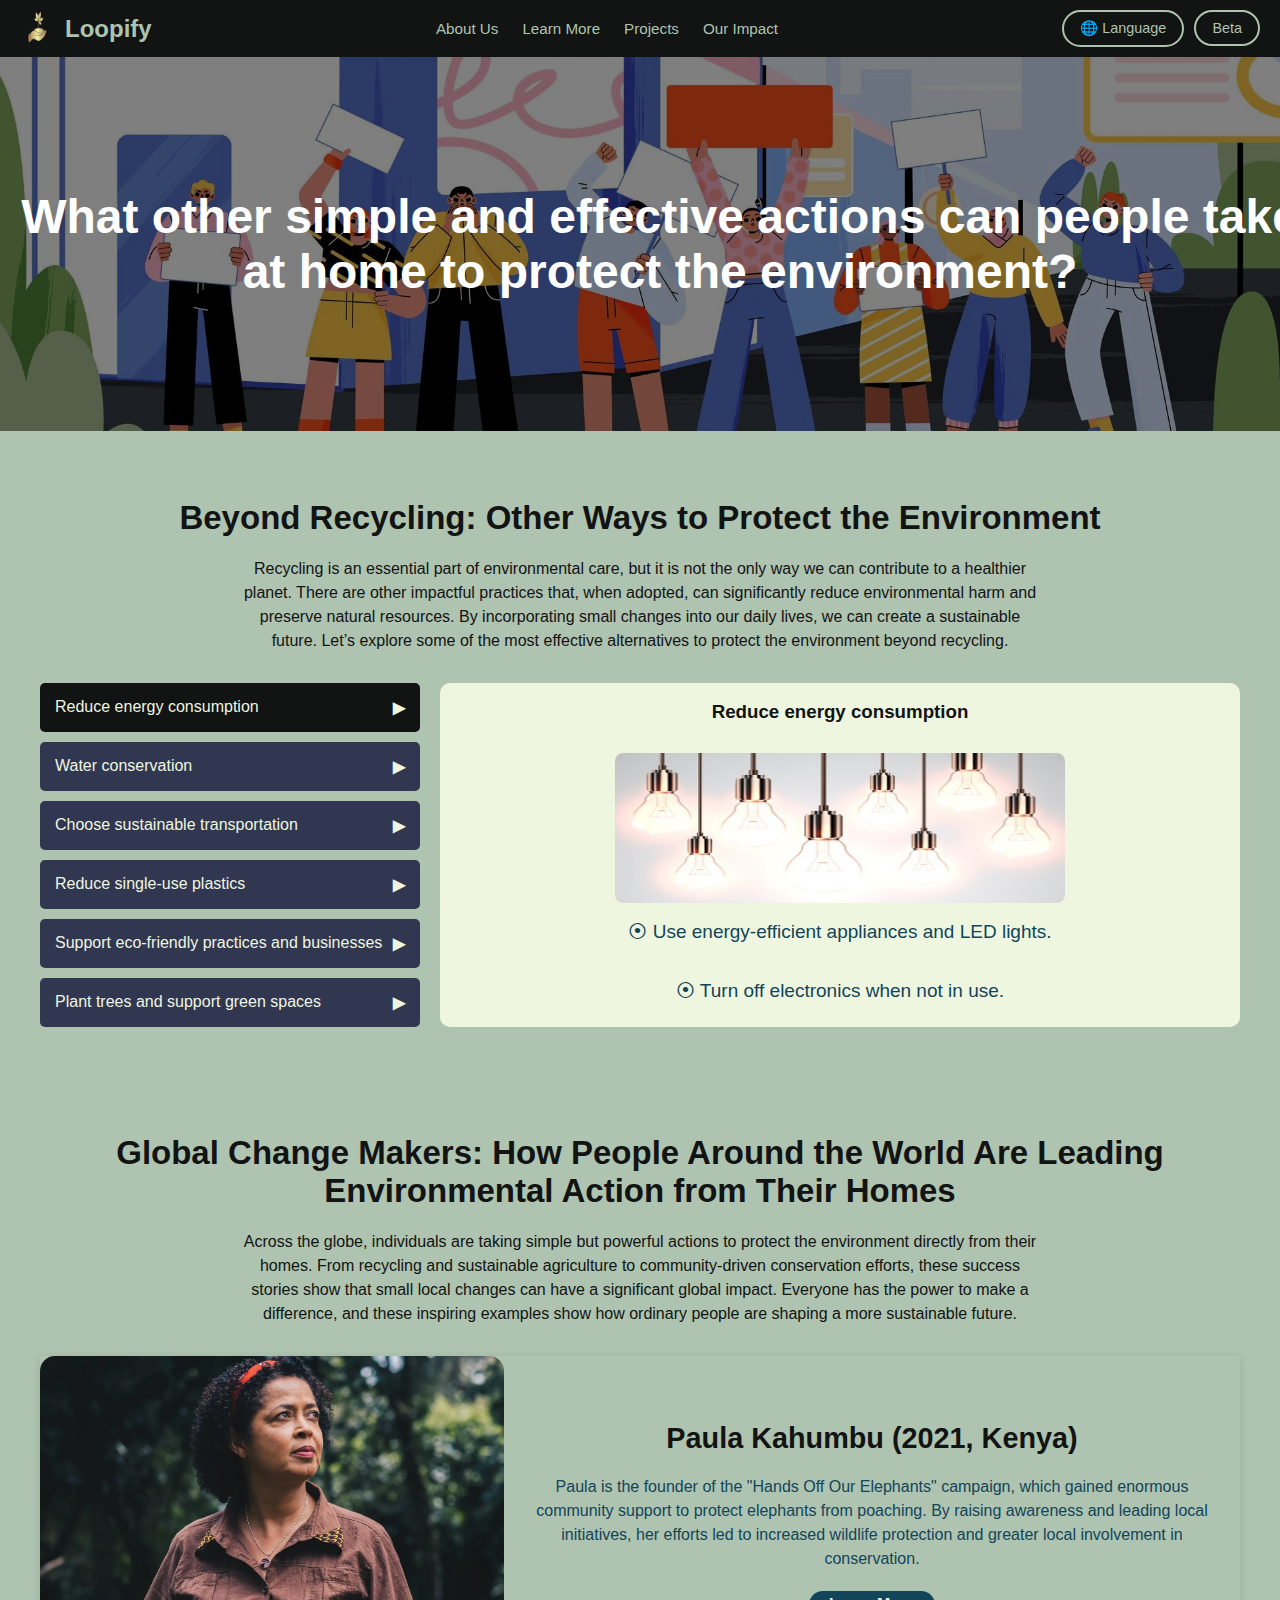
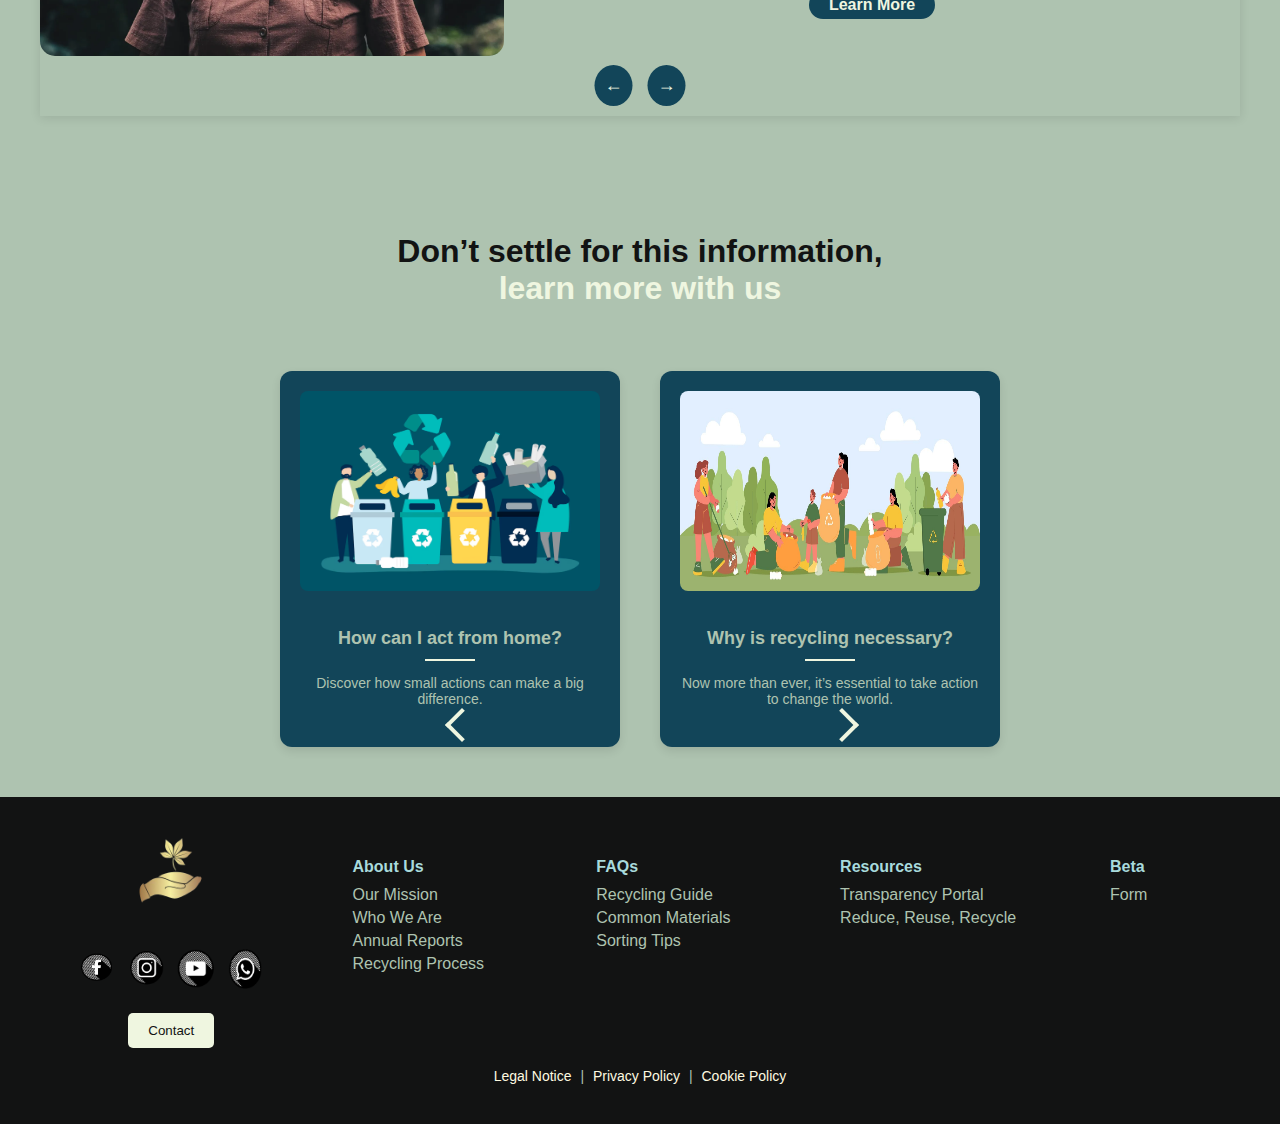
<file: what.html>
<!DOCTYPE html>
<html lang="en">
<head>
    <meta charset="UTF-8">
    <meta name="viewport" content="width=device-width, initial-scale=1.0">
    <title>Loopify Page</title>
    <link href="https://fonts.googleapis.com/css2?family=Roboto:wght@400;700&display=swap" rel="stylesheet">
    <link rel="stylesheet" href="styles.css">
</head>
<body>
    <header>
        <nav class="navbar">
            <a href="indexs.html" class="logo-container">
                <img src="images/logo.png" alt="Loopify Logo" class="logo">
                <div class="logo-text">Loopify</div>
            </a>
            <ul class="nav-links">
                <li><a href="aboutus.html">About Us</a></li>
                <li><a href="how.html#">Learn More</a></li>
                <li><a href="#">Projects</a></li>
                <li><a href="aboutus.html">Our Impact</a></li>
            </ul>
            <div class="cta-buttons">
                <div class="language-dropdown">
                    <button class="language-btn">🌐 Language</button>
                    <div class="language-options">
                        <a href="que.html">Español</a>
                        <a href="what.html">English</a>
                    </div>
                </div>
                <a href="https://docs.google.com/forms/d/e/1FAIpQLScwcW6vLvy4FWDm4fd7d-55OdChu839KWPmwcbdcJJflcZWGw/viewform?usp=sf_link">
                    <button class="contact-btn">Beta</button>
                </a>
            </div>
        </nav>
    </header>

    <main>
        <section class="hero-important">
            <h1>What other simple and effective actions can people take at home to protect the environment?</h1>
        </section>

        <section class="interactive-section">
            <h2>Beyond Recycling: Other Ways to Protect the Environment</h2>
            <p>Recycling is an essential part of environmental care, but it is not the only way we can contribute to a healthier planet. There are other impactful practices that, when adopted, can significantly reduce environmental harm and preserve natural resources. By incorporating small changes into our daily lives, we can create a sustainable future. Let’s explore some of the most effective alternatives to protect the environment beyond recycling.</p>
            <div class="interactive-container">

                <div class="items">
                    <div class="item active" data-id="energy">
                        Reduce energy consumption <span class="arrowi">▶</span>
                    </div>
                    <div class="item" data-id="renewable">
                        Water conservation <span class="arrowi">▶</span>
                    </div>
                    <div class="item" data-id="water">
                        Choose sustainable transportation <span class="arrowi">▶</span>
                    </div>
                    <div class="item" data-id="materials">
                        Reduce single-use plastics <span class="arrowi">▶</span>
                    </div>
                    <div class="item" data-id="recycling">
                        Support eco-friendly practices and businesses <span class="arrowi">▶</span>
                    </div>
                    <div class="item" data-id="transportation">
                        Plant trees and support green spaces <span class="arrowi">▶</span>
                    </div>
                </div>
                
                <div class="content">
                    <div id="energy" class="content-item active">
                        <h3>Reduce energy consumption</h3>
                        <img src="images/light.png" alt="Reduce energy consumption">
                        <p>⦿ Use energy-efficient appliances and LED lights.</p>
                        <p>⦿ Turn off electronics when not in use.</p>
                        <p>⦿ Consider renewable energy sources like solar panels.</p>
                    </div>
                    <div id="renewable" class="content-item">
                        <h3>Water conservation</h3>
                        <img src="images/water.png" alt="Renewable energy sources">
                        <p>⦿ Fix leaks and install low-flow fixtures.</p>
                        <p>⦿ Reuse greywater for gardening.</p>
                        <p>⦿ Adopt water-saving habits, like turning off the tap while brushing your teeth.</p>
                    </div>
                    <div id="water" class="content-item">
                        <h3>Choose sustainable transportation</h3>
                        <img src="images/transport.png" alt="Water conservation">
                        <p>⦿ Replace disposable items with reusable alternatives, such as water bottles, straws, and shopping bags.</p>
                        <p>⦿ Purchase products with minimal or eco-friendly packaging.</p>
                    </div>
                    <div id="materials" class="content-item">
                        <h3>Reduce single-use plastics</h3>
                        <img src="images/plastic.png" alt="Sustainable materials">
                        <p>⦿ Buy products from sustainable and local sources.</p>
                        <p>⦿ Support companies with ethical and eco-friendly policies.</p>
                        <p>⦿ Advocate for sustainable practices in your workplace or community.</p>
                    </div>
                    <div id="recycling" class="content-item">
                        <h3>Support eco-friendly practices and businesses</h3>
                        <img src="images/eco-friendly.png" alt="Recycling and waste management">
                        <p>⦿ Buy products from sustainable and local sources.</p>
                        <p>⦿ Support companies with ethical and eco-friendly policies.</p>
                        <p>⦿ Advocate for sustainable practices in your workplace or community.</p>
                    </div>
                    <div id="transportation" class="content-item">
                        <h3>Plant trees and support green spaces</h3>
                        <img src="images/green-spaces.png" alt="Sustainable transportation">
                        <p>⦿ Participate in local tree planting events.</p>
                        <p>⦿ Start a garden at home or turn your balcony into a green space.</p>
                        <p>⦿ Protect natural habitats by collaborating on conservation projects.</p>
                    </div>
                </div>
            </div>
        </section>
        
        <section id="testimonials-section" class="testimonials">
            <h2>Global Change Makers: How People Around the World Are Leading Environmental Action from Their Homes</h2>
            <p>Across the globe, individuals are taking simple but powerful actions to protect the environment directly from their homes. From recycling and sustainable agriculture to community-driven conservation efforts, these success stories show that small local changes can have a significant global impact. Everyone has the power to make a difference, and these inspiring examples show how ordinary people are shaping a more sustainable future.</p>
            <div class="slider-container-unique">
                <div id="slider-unique">
                    <div class="testimonial-unique">
                        <img src="images/PaulaKahumbu.png" alt="Testimonial 1">
                        <div class="testimonial-content-unique">
                            <h3>Paula Kahumbu (2021, Kenya)</h3>
                            <p>Paula is the founder of the "Hands Off Our Elephants" campaign, which gained enormous community support to protect elephants from poaching. By raising awareness and leading local initiatives, her efforts led to increased wildlife protection and greater local involvement in conservation.</p>
                            <a href="https://whitleyaward.org/2023/01/10/conservation-motivation-for-2023-15-inspiring-stories-of-impact/" class="link-button" target="_blank">Learn More</a>
                        </div>
                    </div>
                    <div class="testimonial-unique">
                        <img src="images/PurnimaBarman.png" alt="Testimonial 2">
                        <div class="testimonial-content-unique">
                            <h3>Purnima Barman (2017, India)</h3>
                            <p>Purnima created the "Hargila Army," a group of over 10,000 women dedicated to protecting the endangered giant heron. By focusing on education and empowerment, she improved both conservation outcomes and economic opportunities for local women.</p>
                            <a href="https://www.weforum.org/stories/2023/07/climate-crisis-positive-news-climate-action/" class="link-button" target="_blank">Learn More</a>
                        </div>
                    </div>
                    <div class="testimonial-unique">
                        <img src="images/MicaelaCamino.png" alt="Testimonial 3">
                        <div class="testimonial-content-unique">
                            <h3>Micaela Camino (2022, Paraguay)</h3>
                            <p>Micaela's efforts to protect the Chaco region, which is being devastated by deforestation due to industrial development, have brought international attention to the rights of indigenous peoples. She advocates for the sustainable use of resources while honoring local community cultural practices.</p>
                            <a href="https://sustainability.stanford.edu/news/our-picks-top-10-stories-2023" class="link-button" target="_blank">Learn More</a>
                        </div>
                    </div>
                    <div class="testimonial-unique">
                        <img src="images/TessGatanBalbas.png" alt="Testimonial 4">
                        <div class="testimonial-content-unique">
                            <h3>Tess Gatan Balbas (2016, Philippines)</h3>
                            <p>Tess played a key role in declaring a 970 ha wildlife sanctuary for the Isabela oriole. Her community engagement efforts led local authorities to take action to protect this critically endangered bird species, ensuring its future.</p>
                            <a href="https://www.weforum.org/stories/2023/07/climate-crisis-positive-news-climate-action/" class="link-button" target="_blank">Learn More</a>
                        </div>
                    </div>
                    <div class="testimonial-unique">
                        <img src="images/FarwizaFarhan.png" alt="Testimonial 5">
                        <div class="testimonial-content-unique">
                            <h3>Farwiza Farhan (2020, Indonesia)</h3>
                            <p>Farwiza fought against large-scale development in the Sumatran rainforest to protect the Leuser Ecosystem, a critical area for biodiversity. Her advocacy, backed by local communities, has helped preserve this vital ecosystem from destruction.</p>
                            <a href="https://www.weforum.org/stories/2023/07/climate-crisis-positive-news-climate-action/" class="link-button" target="_blank">Learn More</a>
                        </div>
                    </div>                
                </div>
                <div class="controls-unique">
                    <button id="prev-button-unique">←</button>
                    <button id="next-button-unique">→</button>
                </div>
            </div>
        </section>
        
        <section class="learn-more-section">
            <h2>Don’t settle for this information, <br><span>learn more with us</span></h2>
            <p>Check out our other articles:</p>
            <div class="articles">
                <div class="article-beyond">
                    <img src="images/trashhero.png" alt="Benefits of Recycling">
                    <h3>How can I act from home?</h3>
                    <hr />
                    <p>Discover how small actions can make a big difference.</p>
                    <a href="how.html#" class="arrows left-arrows"></a>
                </div>
                <div class="article-beyond">
                    <img src="images/benefic.png" alt="Benefits of Recycling">
                    <h3>Why is recycling necessary?</h3>
                    <hr />
                    <p>Now more than ever, it’s essential to take action to change the world.</p>
                    <a href="why.html" class="arrows right-arrows"></a>
                </div>
            </div>
        </section>
    </main>

    <footer class="main-footer">
        <div class="footer-container">
            <div class="footer-logo-contact">
                <img src="images/logo.png" alt="DTRE Logo" class="footer-logo">
                <div class="footer-social">
                    <a href="#"><img src="images/facebook.png" alt="Facebook"></a>
                    <a href="#"><img src="images/instagram.png" alt="Instagram"></a>
                    <a href="#"><img src="images/youtube.png" alt="YouTube"></a>
                    <a href="#"><img src="images/whatsapp.png" alt="WhatsApp"></a>
                </div>
                <button class="contact-button">Contact</button>
            </div>
            <div class="footer-links">
                <div>
                    <h4>About Us</h4>
                    <ul>
                        <li><a href="aboutus.html">Our Mission</a></li>
                        <li><a href="aboutus.html">Who We Are</a></li>
                        <li><a href="aboutus.html">Annual Reports</a></li>
                        <li><a href="aboutus.html">Recycling Process</a></li>
                    </ul>
                </div>
                <div>
                    <h4>FAQs</h4>
                    <ul>
                        <li><a href="how.html#">Recycling Guide</a></li>
                        <li><a href="why.html#">Common Materials</a></li>
                        <li><a href="what.html#">Sorting Tips</a></li>
                    </ul>
                </div>
                <div>
                    <h4>Resources</h4>
                    <ul>
                        <li><a href="aboutus.html">Transparency Portal</a></li>
                        <li><a href="how.html#">Reduce, Reuse, Recycle</a></li>
                    </ul>
                </div>
                <div>
                    <h4>Beta</h4>
                    <ul>
                        <li><a href="aboutus.html">Form</a></li>
                    </ul>
                </div>
            </div>
        </div>
        <div class="footer-legal">
            <a href="aboutus.html">Legal Notice</a> |
            <a href="aboutus.html">Privacy Policy</a> |
            <a href="aboutus.html">Cookie Policy</a>
        </div>
    </footer>
    <script>
        document.addEventListener('DOMContentLoaded', () => {
            // Interaction with '.item' elements
            const items = document.querySelectorAll('.item');
            const contentItems = document.querySelectorAll('.content-item');
        
            items.forEach(item => {
                item.addEventListener('click', () => {
                    // Remove 'active' class from all elements
                    items.forEach(i => {
                        i.classList.remove('active');
                        const arrow = i.querySelector('.arrowi');
                        if (arrow) arrow.textContent = '▶';
                    });
        
                    // Add 'active' class to the clicked element
                    item.classList.add('active');
                    const arrow = item.querySelector('.arrowi');
                    if (arrow) arrow.textContent = '▼';
        
                    // Show corresponding content
                    const id = item.getAttribute('data-id');
                    contentItems.forEach(content => {
                        content.classList.toggle('active', content.id === id);
                    });
                });
            });
        
            // Slider/Carousel
            const slider = document.getElementById('slider-unique');
            const testimonials = document.querySelectorAll('.testimonial-unique');
            const prevButton = document.getElementById('prev-button-unique');
            const nextButton = document.getElementById('next-button-unique');
            let currentIndex = 0;
        
            function updateCarousel() {
                const offset = -currentIndex * 100; // Move the slider by percentage
                slider.style.transform = `translateX(${offset}%)`;
                slider.style.transition = 'transform 0.5s ease';
            }
        
            prevButton.addEventListener('click', () => {
                currentIndex = (currentIndex > 0) ? currentIndex - 1 : testimonials.length - 1;
                updateCarousel();
            });
        
            nextButton.addEventListener('click', () => {
                currentIndex = (currentIndex < testimonials.length - 1) ? currentIndex + 1 : 0;
                updateCarousel();
            });
        
            updateCarousel();
        
            // Language - Dropdown
            const languageBtn = document.querySelector('.language-btn');
            const dropdown = document.querySelector('.language-dropdown');
        
            if (languageBtn && dropdown) {
                languageBtn.addEventListener('click', (e) => {
                    e.stopPropagation();
                    dropdown.classList.toggle('open');
                });
        
                document.addEventListener('click', () => {
                    if (dropdown.classList.contains('open')) {
                        dropdown.classList.remove('open');
                    }
                });
            }
        });
    </script>    
</body>
</html>
</file>
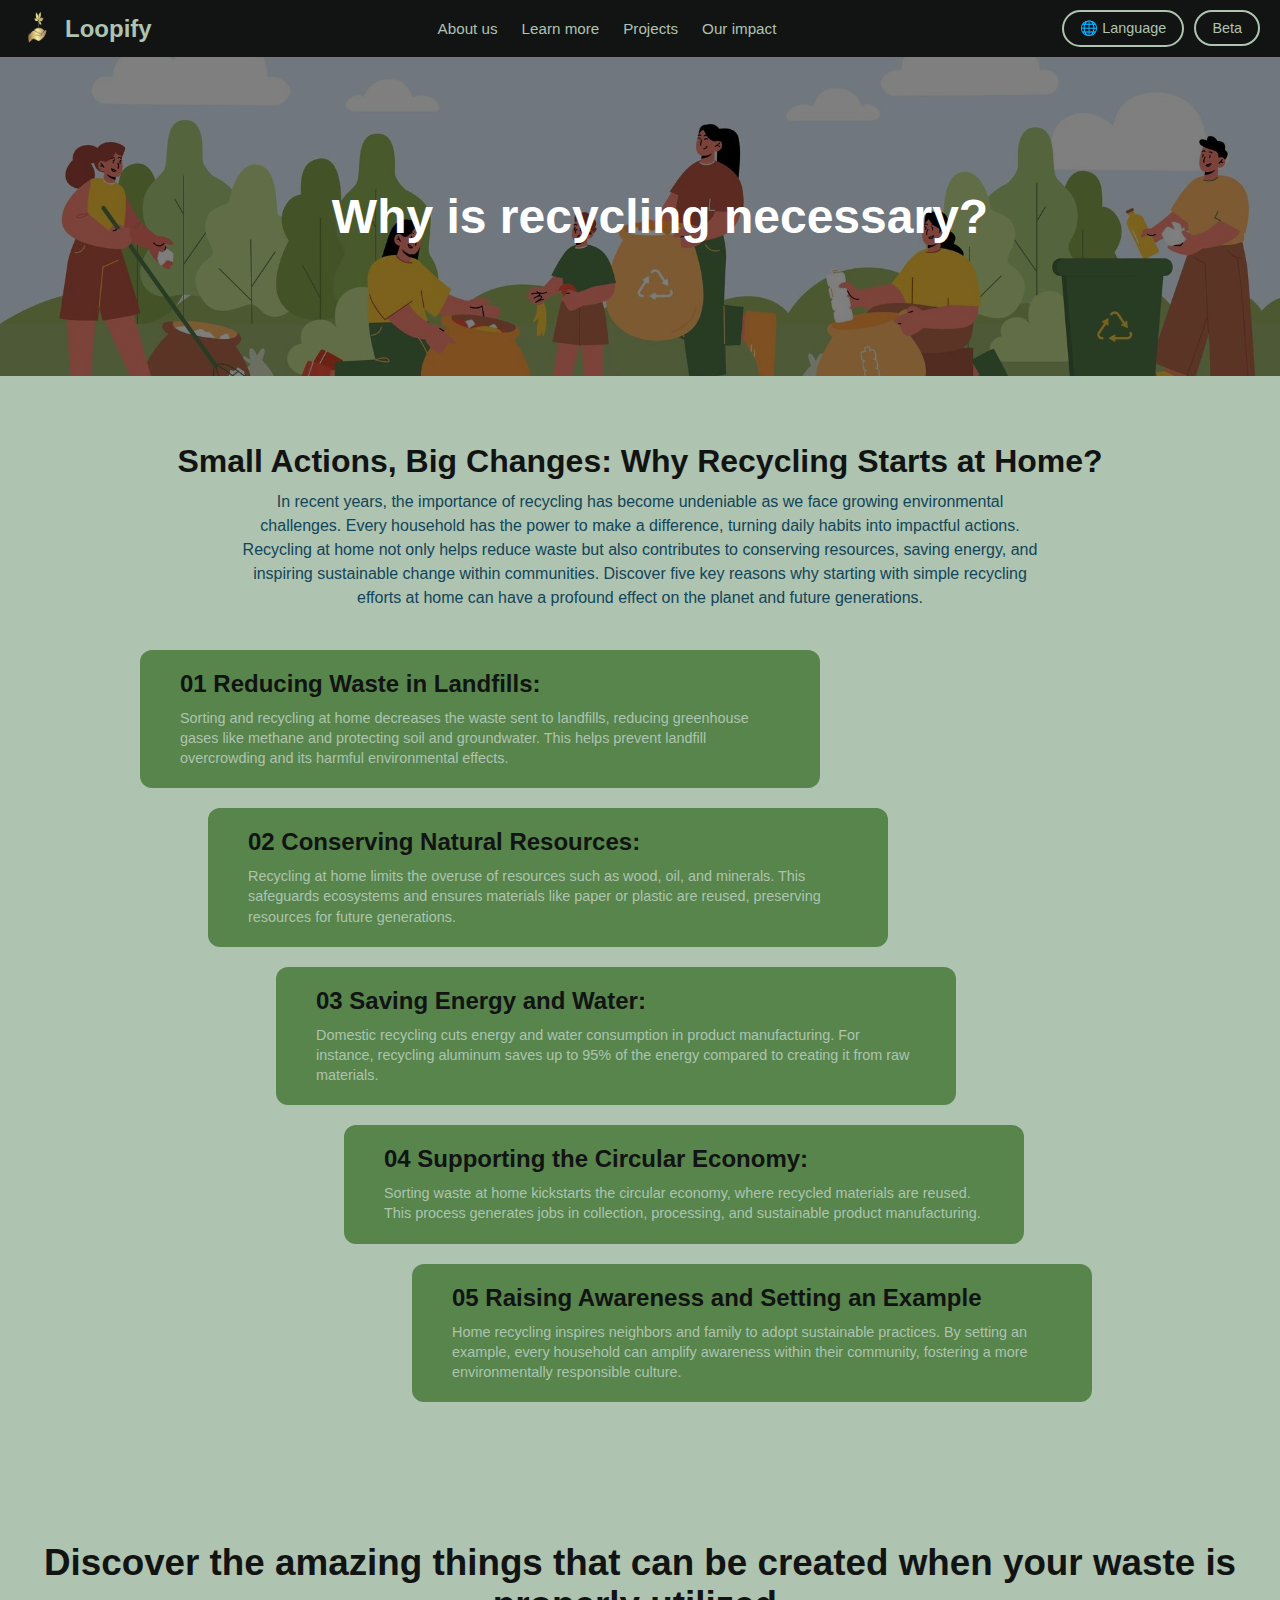
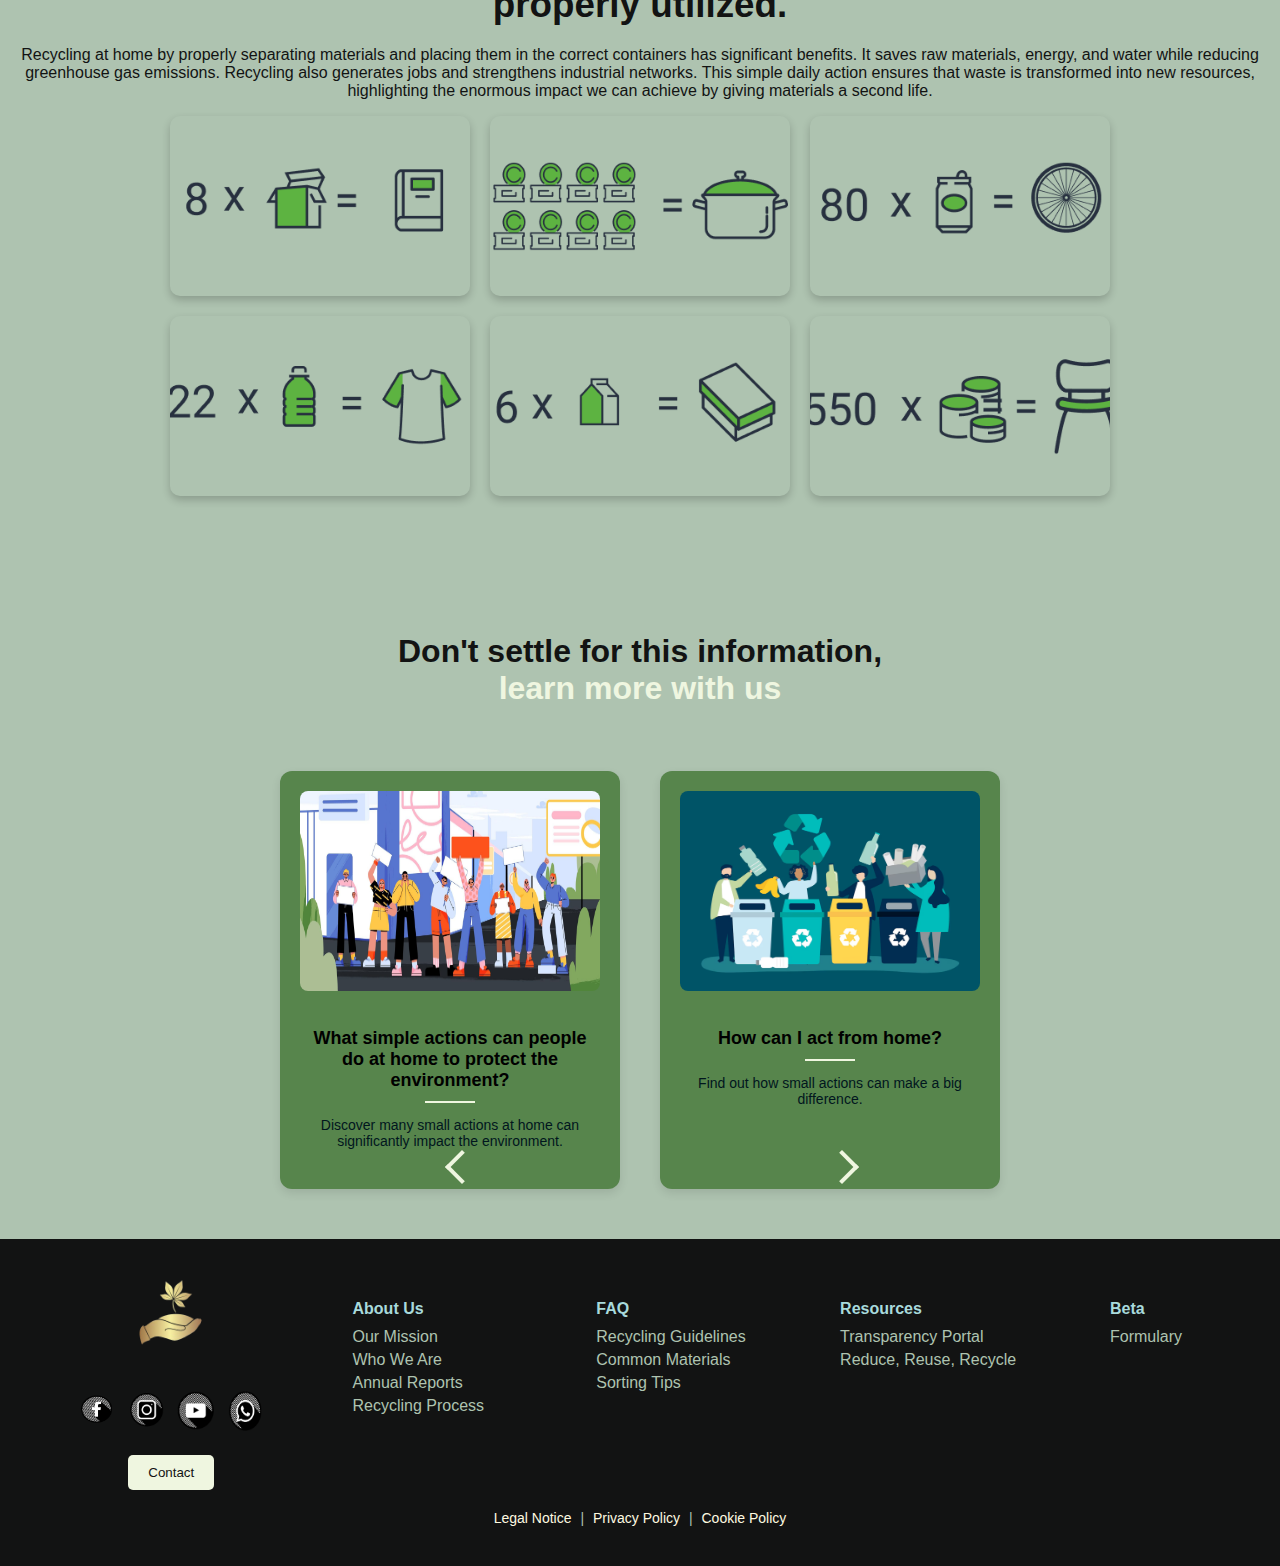
<file: why.html>
<!DOCTYPE html>
<html lang="en">
<head>
    <meta charset="UTF-8">
    <meta name="viewport" content="width=device-width, initial-scale=1.0">
    <title>Loopify Page</title>
    <link href="https://fonts.googleapis.com/css2?family=Roboto:wght@400;700&display=swap" rel="stylesheet">
    <link rel="stylesheet" href="styles.css">
</head>
<body>
     <header>
        <nav class="navbar">
            <a href="index.html" class="logo-container">
                <img src="images/logo.png" alt="Loopify Logo" class="logo">
                <div class="logo-text">Loopify</div>
            </a>
            <ul class="nav-links">
                <li><a href="aboutus.html">About us</a></li>
                <li><a href="how.html">Learn more</a></li>
                <li><a href="#">Projects</a></li>
                <li><a href="aboutus.html">Our impact</a></li>
            </ul>
            <div class="cta-buttons">
                <div class="language-dropdown">
                    <button class="language-btn">🌐 Language</button>
                    <div class="language-options">
                        <a href="porque.html">Español</a>
                        <a href="why.html">English</a>
                    </div>
                </div>
                <a href="https://docs.google.com/forms/d/e/1FAIpQLScwcW6vLvy4FWDm4fd7d-55OdChu839KWPmwcbdcJJflcZWGw/viewform?usp=sf_link">
                    <button class="contact-btn">Beta</button>
                </a>
            </div>
        </nav>
    </header>
    <main>
        <section class="hero-benefic">
            <h1>Why is recycling necessary?</h1>
        </section>

        <section class="approach">
            <h2>Small Actions, Big Changes: Why Recycling Starts at Home?</h2>
            <p>
                In recent years, the importance of recycling has become undeniable as we face growing environmental challenges. Every household has the power to make a difference, turning daily habits into impactful actions. Recycling at home not only helps reduce waste but also contributes to conserving resources, saving energy, and inspiring sustainable change within communities. Discover five key reasons why starting with simple recycling efforts at home can have a profound effect on the planet and future generations.
            </p>
            <div class="steps">
                <div class="step step-1">
                    <h3>01 Reducing Waste in Landfills:</h3>
                    <p>Sorting and recycling at home decreases the waste sent to landfills, reducing greenhouse gases like methane and protecting soil and groundwater. This helps prevent landfill overcrowding and its harmful environmental effects.</p>
                </div>
                <div class="step step-2">
                    <h3>02 Conserving Natural Resources:</h3>
                    <p>Recycling at home limits the overuse of resources such as wood, oil, and minerals. This safeguards ecosystems and ensures materials like paper or plastic are reused, preserving resources for future generations.</p>
                </div>
                <div class="step step-3">
                    <h3>03 Saving Energy and Water:</h3>
                    <p>Domestic recycling cuts energy and water consumption in product manufacturing. For instance, recycling aluminum saves up to 95% of the energy compared to creating it from raw materials.</p>
                </div>
                <div class="step step-4">
                    <h3>04 Supporting the Circular Economy:</h3>
                    <p>Sorting waste at home kickstarts the circular economy, where recycled materials are reused. This process generates jobs in collection, processing, and sustainable product manufacturing.</p>
                </div>
                <div class="step step-5">
                    <h3>05 Raising Awareness and Setting an Example</h3>
                    <p>Home recycling inspires neighbors and family to adopt sustainable practices. By setting an example, every household can amplify awareness within their community, fostering a more environmentally responsible culture.</p>
                </div>
            </div>
        </section>

        <section class="benefic">
            <h2>Discover the amazing things that can be created when your waste is properly utilized.</h2>
            <p class="main-text"></p>Recycling at home by properly separating materials and placing them in the correct containers has significant benefits. It saves raw materials, energy, and water while reducing greenhouse gas emissions. Recycling also generates jobs and strengthens industrial networks. This simple daily action ensures that waste is transformed into new resources, highlighting the enormous impact we can achieve by giving materials a second life.</p>
            <div class="illustration-container">
                <div class="illustration">
                    <div class="image-box">
                        <img src="images/book.png" alt="Safety Image">
                    </div>
                    <div class="content1">
                        <h3>1 Book</h3>
                        <p>With 8 cereal boxes</p>
                    </div>
                </div>
                <div class="illustration">
                    <div class="image-box">
                        <img src="images/cooking pot.png" alt="Adventure Image">
                    </div>
                    <div class="content1">
                        <h3>1 Cooking Pot</h3>
                        <p>We can create the components with 8 tin cans</p>
                    </div>
                </div>
                <div class="illustration">
                    <div class="image-box">
                        <img src="images/ticycletire.png" alt="Memories Image">
                    </div>
                    <div class="content1">
                        <h3>1 Bicycle Tire</h3>
                        <p>With 80 soda cans</p>
                    </div>
                </div>
                <div class="illustration">
                    <div class="image-box">
                        <img src="images/t-shirt.png" alt="Memories Image">
                    </div>
                    <div class="content1">
                        <h3>1 T-shirt</h3>
                        <p>With 22 plastic bottles</p>
                    </div>
                </div>
                <div class="illustration">
                    <div class="image-box">
                        <img src="images/shoebox.png" alt="Memories Image">
                    </div>
                    <div class="content1">
                        <h3>1 Shoebox</h3>
                        <p>With 6 cartons briks</p>
                    </div>
                </div>
                <div class="illustration">
                    <div class="image-box">
                        <img src="images/chair.png" alt="Memories Image">
                    </div>
                    <div class="content1">
                        <h3>The Parts Of A Chair</h3>
                        <p>With 550 aluminum cans</p>
                    </div>
                </div>
            </div>
        </section>
        <section class="learn-more-section">
            <h2>Don't settle for this information, <br><span>learn more with us</span></h2>
            <p>Check out our other articles:</p>
            <div class="articles">
                <div class="article-benefic">
                    <img src="images/important.png" alt="Benefits of recycling">
                    <h3>What simple actions can people do at home to protect the environment?</h3>
                    <hr />
                    <p>Discover many small actions at home can significantly impact the environment.</p>
                    <a href="what.html#" class="arrows left-arrows"></a>
                </div> 
                <div class="article-benefic">
                    <img src="images/trashhero.png" alt="Benefits of recycling">
                    <h3>How can I act from home?</h3>
                    <hr />
                    <p>Find out how small actions can make a big difference.</p>
                    <a href="how.html#" class="arrows right-arrows"></a>
                </div>
            </div>
        </section>    
    </main>
    <footer class="main-footer">
        <div class="footer-container">
            <div class="footer-logo-contact">
                <img src="images/logo.png" alt="DTRE Logo" class="footer-logo">
                <div class="footer-social">
                    <a href="#"><img src="images/facebook.png" alt="Facebook"></a>
                    <a href="#"><img src="images/instagram.png" alt="Instagram"></a>
                    <a href="#"><img src="images/youtube.png" alt="YouTube"></a>
                    <a href="#"><img src="images/whatsapp.png" alt="Email"></a>
            </div>
                <button class="contact-button">Contact</button>
            </div>
            <div class="footer-links">
                <div>
                    <h4>About Us</h4>
                    <ul>
                        <li><a href="aboutus.html">Our Mission</a></li>
                        <li><a href="aboutus.html">Who We Are</a></li>
                        <li><a href="aboutus.html">Annual Reports</a></li>
                        <li><a href="aboutus.html">Recycling Process</a></li>
                    </ul>
                </div>
                <div>
                    <h4>FAQ</h4>
                    <ul>
                        <li><a href="how.html#">Recycling Guidelines</a></li>
                        <li><a href="how.html#">Common Materials</a></li>
                        <li><a href="what.html#">Sorting Tips</a></li>
                    </ul>
                </div>
                <div>
                    <h4>Resources</h4>
                    <ul>
                        <li><a href="aboutus.html">Transparency Portal</a></li>
                        <li><a href="how.html#">Reduce, Reuse, Recycle</a></li>
                    </ul>
                </div>
                 <div>
                    <h4>Beta</h4>
                    <ul>
                        <li><a href="https://docs.google.com/forms/d/e/1FAIpQLScwcW6vLvy4FWDm4fd7d-55OdChu839KWPmwcbdcJJflcZWGw/viewform?usp=sf_link">Formulary</a></li>
                    </ul>
                </div>
            </div>
        </div>
        <div class="footer-legal">
            <a href="aboutus.html">Legal Notice</a> |
            <a href="aboutus.html">Privacy Policy</a> |
            <a href="aboutus.html">Cookie Policy</a>
        </div>
    </footer>
<script>
    document.querySelector('.language-btn').addEventListener('click', function (e) {
        e.stopPropagation();
        const dropdown = document.querySelector('.language-dropdown');
        dropdown.classList.toggle('open');
    });

document.addEventListener('click', function () {
        const dropdown = document.querySelector('.language-dropdown');
        if (dropdown.classList.contains('open')) {
            dropdown.classList.remove('open');
        }
    });
</script>
</body>
</html>
</file>
<file: styles.css>
/* General Styles */
body {
    margin: 0;
    font-family: 'Ubuntu', sans-serif;
    color: var(--color-tertiary);
    background-color: var(--color-primary);
    box-sizing: border-box;
    overflow-x: hidden;
}
/* Poppins */
:root {
    --color-primary: #121313;
    --color-secondary: #124559;
    --color-accent: #598392;
    --color-tertiary: #aec3b0;
    --color-quaternary: #eff6e0;
}

/* Header content */

header {
    background-color: var(--color-primary);
    padding: 10px 20px;
}

.navbar {
    display: flex;
    justify-content: space-between;
    align-items: center;
    flex-wrap: wrap;
}

.logo-container {
    display: flex;
    align-items: center;
    text-decoration: none;
}

.logo {
    height: 35px;
    width: 35px;
    margin-right: 10px; 
}

.logo-text {
    font-weight: bold;
    font-size: 1.5rem;
    color: var(--color-tertiary);
}

.nav-links {
    list-style: none;
    display: flex;
    gap: 1.5rem;
    margin: 0;
    padding: 0;
}

.nav-links a {
    text-decoration: none;
    color: var(--color-tertiary);
    font-size: 0.95rem;
    transition: color 0.3s ease;
}

.nav-links a:hover {
    color: var(--color-quaternary);
}

.cta-buttons {
    display: flex;
    gap: 10px;
}

.join-btn, .contact-btn {
    padding: 8px 16px;
    border: 2px solid var(--color-tertiary);
    color: var(--color-tertiary);
    background-color: transparent;
    cursor: pointer;
    font-size: 0.9rem;
    border-radius: 20px;
    transition: background-color 0.3s ease, color 0.3s ease;
}

.join-btn:hover, .contact-btn:hover {
    background-color: var(--color-quaternary);
    color: var(--color-primary);
}

@media (max-width: 768px) {
    .navbar {
        flex-direction: column;
        align-items: flex-start;
    }

    .nav-links {
        flex-direction: column;
        margin-top: 10px;
        gap: 1rem;
    }

    .cta-buttons {
        flex-direction: column;
        gap: 5px;
        margin-top: 10px;
    }
}

.language-dropdown {
    position: relative;
    display: inline-block;
}

.language-btn {
    padding: 8px 16px;
    border: 2px solid var(--color-tertiary);
    color: var(--color-tertiary);
    background-color: transparent;
    cursor: pointer;
    font-size: 0.9rem;
    border-radius: 20px;
    transition: background-color 0.3s ease, color 0.3s ease;
}

.language-btn:hover {
    background-color: var(--color-quaternary);
    color: var(--color-primary);
}

.language-options {
    position: absolute; 
    z-index: 1000; 
    background-color: var(--color-primary);
    box-shadow: 0 4px 8px rgba(0, 0, 0, 0.2);
    border-radius: 20px;
    width: 80px;
    overflow: hidden;
    max-height: 0;
    transition: max-height 0.5s ease-out;
    padding: 0 10px;
}

.language-options a {
    display: block;
    width: 65px;
    padding: 10px 10px;
    color: var(--color-tertiary);
    text-decoration: none;
    font-size: 0.9rem;
    border-radius: 20px;
    transition: background-color 0.3s ease, color 0.3s ease;
}

.language-options a:hover {
    background-color: var(--color-quaternary);
    color: var(--color-primary);
}

.language-dropdown.open .language-options {
    max-height: 200px; 
    padding: 10px 10px;
}

.language-dropdown.open .language-options a {
    padding: 10px 15px;
}

.language-dropdown.open .language-options a {
    font-size: 1rem;
    padding: 12px;
}


/* Hero Section */
.hero {
    position: relative;
    height: 80vh;
    width: 100%;
    display: flex;
    align-items: center;
    justify-content: center;
    overflow: hidden;
}

.slides {
    display: flex;
    width: 100%;
    height: 100%;
    transition: transform 0.5s ease-in-out;
}

.slide {
    width: 100%;
    height: 100%; 
    display: none;
    flex-shrink: 0;
    background-size: cover; 
    background-position: center;
    background-repeat: no-repeat;
    position: relative;
}

#slide1 {
    background-image: url('images/homepage1.png');
}

#slide2 {
    background-image: url('images/kids.png'); 
}

#slide3 {
    background-image: url('images/loopify.png');
}

.slide.active {
    display: flex;
    align-items: center;
    justify-content: center;
    flex-direction: column;
}

.slide::before {
    content: "";
    position: absolute;
    top: 0;
    left: 0;
    right: 0;
    bottom: 0;
    background: rgba(0, 0, 0, 0.5); 
    z-index: 0; 
}

.hero-content {
    text-align: center;
    color: var(--color-tertiary);
    z-index: 1;
    position: relative;
    padding: 1rem; 
}

.hero-content h1 {
    font-size: 2.5rem;
    margin-bottom: 1rem;
    color: #fff;
}

.hero-content p {
    font-size: 1.2rem;
    margin-bottom: 1.5rem;
    color: var(--color-quaternary)
}

.scroll-btn {
    background-color: var(--color-secondary);
    color: var(--color-tertiary);
    border: 1px solid var(--color-tertiary);
    padding: 0.8rem 2rem;
    text-decoration: none;
    border-radius: 50px;
    font-weight: bold;
}

.scroll-btn:hover {
    background-color: var(--color-accent);
    color: var(--color-primary);
    border: 1px solid var(--color-primary);
}

.carousel-controls {
    position: absolute;
    bottom: 2rem;
    display: flex;
    gap: 1rem;
}

.carousel-controls button {
    background-color: var(--color-secondary);
    border: 1px solid var(--color-tertiary);
    color: var(--color-tertiary);
    padding: 0.5rem 1rem;
    border-radius: 5px;
    cursor: pointer;
}

.carousel-controls button:hover {
    background-color: var(--color-accent);
    color: var(--color-primary);
    border: 1px solid var(--color-primary);
}

/* Scroll Text */
.scroll-text-container {
    max-width: 800px;
    max-width: 1200px;
    margin: 0 auto;
    text-align: center;
    padding: 50px 20px;
    background-color: var(--color-primary);
}

.scroll-text {
    font-size: 2.5rem;
    font-weight: bold;
    line-height: 1.5;
    overflow: hidden;
    position: relative;
    color: var(--color-quaternary);
}

.scroll-text span {
    display: inline-block;
    opacity: 0;
    transform: translateY(50px);
    transition: opacity 0.3s ease, transform 0.3s ease;
}

.scroll-text span.visible {
    opacity: 1;
    transform: translateY(0);
}

/* Section Styles */
.stats-section {
    padding: 50px;
    background-color: var(--color-quaternary);
    display: flex;
    justify-content: center;
}

.stats-content {
    max-width: 1200px;
    width: 100%;
    display: flex;
    flex-direction: column;
    gap: 30px;
}

.stats-header-container {
    display: flex;
    gap: 30px;
}

.stats-image {
    flex: 34%;
    position: relative;
    overflow: hidden;
    position: relative;
    text-align: center;
    border-radius: 15px;
    overflow: hidden;
    box-shadow: 0 4px 6px rgba(0, 0, 0, 0.1);
    transition: transform 0.3s ease, box-shadow 0.3s ease;
    background-color: #fff;
}

.stats-image img {
    width: 100%;
    height: 100%; 
    object-fit: cover;
}

.stats-image:hover {
    transform: translateY(-5px);
    box-shadow: 0 6px 10px rgba(0, 0, 0, 0.15);
}

.stats-header {
    flex: 66%; 
    display: flex;
    flex-direction: column;
    justify-content: center;
    padding: 20px;
}

.stats-label {
    font-size: 0.9rem;
    color: var(--color-accent);
    font-weight: bold;
    text-transform: uppercase;
    margin-bottom: 10px;
    margin-right: auto; 
}

.stats-title {
    font-size: 2.5rem;
    color: var(--color-primary);
    margin: 15px 0;
    line-height: 1.4;
}

.stats-button {
    display: flex;
    justify-content: center;
    align-items: center;
    text-decoration: none;
    font-weight: bold;
    font-size: 1.0rem;
    background-color: var(--color-accent);
    color: var(--color-primary);
    padding: 10px 20px;
    border-radius: 5px;
    transition: background-color 0.3s ease;
}

.stats-button:hover {
    background-color: var(--color-secondary);
}

.stats-arrow {
    margin-left: 10px;
}

.stats-cards-grid {
    display: grid;
    grid-template-columns: 1fr 1fr 1fr;
    gap: 30px;
}

.stats-card {
    position: relative;
    text-align: center;
    border-radius: 15px;
    overflow: hidden;
    box-shadow: 0 4px 6px rgba(0, 0, 0, 0.1);
    transition: transform 0.3s ease, box-shadow 0.3s ease;
    background-color: #fff;
}

.stats-card-image {
    width: 100%;
    height: 300px; 
    object-fit: cover;
}

.stats-card-text {
    position: absolute;
    top: 0;
    bottom: 0;
    left: 0;
    right: 0;
    display: flex;
    flex-direction: column;
    justify-content: center;
    align-items: center;
    background: rgba(0, 0, 0, 0.4);
    color: var(--color-quaternary);
    padding: 20px;
    text-align: center;
}

.stats-card-text h2 {
    font-size: 2rem;
    margin: 0;
    font-weight: bold;
}

.stats-card-text p {
    font-size: 1rem;
    margin-top: 10px;
    font-weight: normal;
}

.stats-card:hover {
    transform: translateY(-5px);
    box-shadow: 0 6px 10px rgba(0, 0, 0, 0.15);
}

@media (min-width: 768px) {
    .stats-cards-grid {
        grid-template-columns: 1fr 1fr 1fr; 
    }
}

/* Option section */
.container {
    padding: 40px;
    background-color: var(--color-secondary);
}

.option {
    margin-bottom: 60px;
}

.option-flex {
    display: flex;
    justify-content: space-between;
    align-items: flex-start;
    gap: 40px;
}

.option-title {
    max-width: 40%;
}

.option-paragraph {
    max-width: 50%; 
}

.section-label {
    font-size: 14px;
    font-weight: bold;
    color: var(--color-tertiary);
    text-transform: uppercase;
    display: block;
    margin-bottom: 15px;
}

.option-title h1 {
    font-size: 48px;
    font-weight: 700;
    line-height: 1.2;
    margin: 0;
    color: var(--color-tertiary);
}

.option-paragraph p {
    font-size: 20px;
    color: var(--color-tertiary);
    margin-bottom: 15px;
}

.view-all-btn {
    display: inline-block;
    margin-top: 20px;
    color: var(--color-primary);
    background-color: var(--color-quaternary);
    padding: 12px 24px;
    text-decoration: none;
    font-weight: bold;
    border-radius: 5px;
    text-align: center;
    transition: background-color 0.3s;
    width: 425px;
}

.view-all-btn:hover {
    background-color: var(--color-primary);
    color: var(--color-tertiary);
}

.cards {
    display: flex;
    justify-content: space-between;
    gap: 20px;
}

.card {
    background-color: var(--color-quaternary);
    border-radius: 10px;
    overflow: hidden;
    width: 30%;
    text-align: left;
    box-shadow: 0 4px 10px rgba(0, 0, 0, 0.4);
}

.card img {
    width: 100%;
    height: 180px;
    object-fit: cover;
}

.card-content {
    padding: 20px;
}

.card-content .category {
    font-size: 12px;
    color: var(--color-secondary);
    text-transform: uppercase;
    font-weight: bold;
}

.card-content .date {
    font-size: 12px;
    display: block;
    margin-top: 5px;
    color: var(--color-tertiary);
}

.card-content h3 {
    font-size: 18px;
    margin: 15px 0;
    color: var(--color-accent);
}

.card-link {
    color: #a8dadc;
    font-size: 18px;
    text-decoration: none;
    float: right;
    margin-top: 15px;
}

/* Hero Section Trash */
.hero-trash {
    position: relative;
    background-image: url('images/trashhero.png');
    width: 100%;
    height: 100%;
    background-size: cover;
    background-position: center;
    display: flex;
    align-items: center;
    justify-content: center;
    color: #ffffff;
    padding: 100px 20px;
    text-align: center;
    z-index: 1;
}

.hero-trash::before {
    content: '';
    position: absolute;
    top: 0;
    left: 0;
    width: 100%;
    height: 100%;
    background-color: rgba(0, 0, 0, 0.5); 
    z-index: 0;
}

.hero-trash h1 {
    position: relative; 
    color: #ffffff;
    text-align: center;
    font-size: 3.0rem;
    z-index: 1; 
}

/* Board Section */
.main-title {
    font-size: 2.5rem;
    color: var(--color-primary);
    margin: 0;
    text-align: center;
}

.main-text {
    font-size: 1.2rem;
    color: var(--color-primary);
    margin: 0;
    text-align: center;
    padding: 10px;
}

.divider {
    width: 80%;
    margin: 10px auto;
    border: 1px solid var(--color-accent);
}

.board-section {
    padding: 20px;
    background-color: var(--color-tertiary);
}

.board-container {
    max-width: 900px;
    margin: 0 auto;
    display: flex;
    flex-direction: column;
    gap: 20px;
}

.board {
    background-color: var(--color-secondary);
    color: var(--color-quaternary);
    border-radius: 8px;
    padding: 10px;
    box-shadow: 0 4px 6px rgba(0, 0, 0, 0.1);
    overflow: hidden;
    transition: transform 0.3s ease, box-shadow 0.3s ease;
}

.board:hover {
    transform: scale(1.02);
    box-shadow: 0 6px 10px rgba(0, 0, 0, 0.15);
}

.board-header {
    display: flex;
    align-items: center;
    justify-content: space-between;
    width: 100%; 
}

.board-header .image-text-container {
    display: flex;
    align-items: center;
    gap: 10px;
}

.board-header img {
    width: 80px;
    height: 80px;
    border-radius: 50%;
    margin: 0;
}

.board-info {
    display: flex;
    flex-direction: column;
    margin: 0;
    padding: 0;
}

.board-info h2, .board-info p {
    margin: 0;
    padding: 0;
}

.board-info h2 {
    font-size: 1.5rem;
    line-height: 1.2;
}

.board-info p {
    font-size: 0.9rem;
    color: var(--color-tertiary);
    line-height: 1.2;
}

.toggle-button {
    background: none;
    border: none;
    cursor: pointer;
    font-size: 1.5rem;
    color: var(--color-accent);
}

.toggle-button.active .arrow {
    transform: rotate(90deg);
}

.board-content {
    display: none;
    padding: 50px;
    background-color: var(--color-secondary);
    border-top: 1px solid var(--color-quaternary);
    margin-top: 20px;
}

.board-content img {
    width: 750px; 
    height: 250px; 
    border-radius: 8px;
    display: block; 
    margin: 0 auto; 
}

.board-content p {
    color: var(--color-tertiary);
    padding: 5px;
    font-size: 1.2rem;
}

@keyframes fadeIn {
    from {
        opacity: 0;
    }
    to {
        opacity: 1;
    }
}

/* Navigation arrows */
.learn-more-section {
    text-align: center;
    padding: 50px 20px;
    background-color: var(--color-tertiary);
}

.learn-more-section h2 {
    font-size: 32px;
    font-weight: bold;
    margin-bottom: 10px;
    color: var(--color-primary);
}

.learn-more-section h2 span {
    color: var(--color-quaternary);
}

.learn-more-section p {
    font-size: 16px;
    margin-bottom: 30px;
}

.articles {
    display: flex;
    justify-content: center;
    gap: 40px;
    flex-wrap: wrap; 
}

.article {
    background: var(--color-secondary);
    border-radius: 12px;
    padding: 20px;
    width: 300px;
    box-shadow: 0 4px 10px rgba(0, 0, 0, 0.1);
    text-align: center;
    transition: transform 0.3s ease, box-shadow 0.3s ease;
    position: relative;
}

.article:hover {
    transform: translateY(-5px);
    box-shadow: 0 8px 20px rgba(0, 0, 0, 0.2);
}

.article img {
    width: 100%;
    height: 200px;
    border-radius: 8px;
    margin-bottom: 15px;
}

.article h3 {
    font-size: 18px;
    font-weight: bold;
    margin-bottom: 10px;
    color: var(--color-accent);
}

.article hr {
    border: none;
    height: 2px;
    background: var(--color-quaternary);
    width: 50px;
    margin: 10px auto;
}

.article p {
    font-size: 14px;
    color: var(--color-accent);
    margin-bottom: 20px;
}

.arrows {
    width: 20px;
    height: 20px;
    display: block;
    border-top: 4px solid var(--color-quaternary);
    border-right: 4px solid var(--color-quaternary);
    position: absolute;
    bottom: 10px;
    left: 50%;
    transform: translateX(-50%);
    cursor: pointer;
    animation: none;
    transition: transform 0.3s ease;
}

.arrows:hover {
    transform: scale(1.2) rotate(20deg);
}

.left-arrows {
    transform: rotate(-135deg);
}

.right-arrows {
    transform: rotate(45deg);
}

.left-arrows:hover {
    animation: bounce-left 0.6s infinite alternate;
}

.right-arrows:hover {
    animation: bounce-right 0.6s infinite alternate;
}

@keyframes bounce-left {
    0% {
        transform: rotate(-135deg) translateX(0);
    }
    100% {
        transform: rotate(-135deg) translateX(-10px);
    }
}

@keyframes bounce-right {
    0% {
        transform: rotate(45deg) translateX(0);
    }
    100% {
        transform: rotate(45deg) translateX(10px);
    }
}

/* Promo Trash section */
.promo-section {
    text-align: center;
    align-items: center;
    justify-content: center;
    display: flex;
    padding: 50px 20px;
    background-color: var(--color-tertiary);
}

.promo-card {
    background-color: var(--color-quaternary);
    border-radius: 16px;
    box-shadow: 0 4px 10px rgba(0, 0, 0, 0.25);
    width: 90%;
    max-width: 600px;
    overflow: hidden;
    text-align: center;
    align-self: center;
}

.promo-header {
    background-color: var(--color-secondary);
    padding: 16px;
    position: relative;
}

.promo-image img {
    width: 100%;
    border-radius: 8px;
}

.promo-content {
    padding: 16px;
}

.promo-content h1 {
    color: var(--color-secondary);
    font-size: 1.25rem;
    margin-bottom: 8px;
}

.promo-content p {
    color: var(--color-secondary);
    font-size: 0.9rem;
    line-height: 1.4;
}

.promo-footer {
    background-color: var(--color-secondary);
    padding: 16px;
}

.promo-button {
    display: inline-block;
    text-decoration: none;
    background-color: var(--color-accent);
    color: var(--color-quaternary);
    padding: 12px 24px;
    border-radius: 8px;
    font-size: 1rem;
    font-weight: bold;
    text-align: center;
    transition: background-color 0.3s ease;
}

.promo-button:hover {
    background-color: var(--color-tertiary);
    color: var(--color-primary);
}

/* Article for benefic */
.article-benefic {
    background: #57854c;
    border-radius: 12px;
    padding: 20px;
    width: 300px;
    box-shadow: 0 4px 10px rgba(0, 0, 0, 0.1);
    text-align: center;
    transition: transform 0.3s ease, box-shadow 0.3s ease;
    position: relative;
}

.article-benefic:hover {
    transform: translateY(-5px);
    box-shadow: 0 8px 20px rgba(0, 0, 0, 0.2);
}

.article-benefic img {
    width: 100%;
    height: 200px;
    border-radius: 8px;
    margin-bottom: 15px;
}

.article-benefic h3 {
    font-size: 18px;
    font-weight: bold;
    margin-bottom: 10px;
    color: #000;
}

.article-benefic hr {
    border: none;
    height: 2px;
    background: var(--color-quaternary);
    width: 50px;
    margin: 10px auto;
}

.article-benefic p {
    font-size: 14px;
    color: #01161e;
    margin-bottom: 20px;
}

/* Article for beyond */
.article-beyond {
    background: var(--color-secondary);
    border-radius: 12px;
    padding: 20px;
    width: 300px;
    box-shadow: 0 4px 10px rgba(0, 0, 0, 0.1);
    text-align: center;
    transition: transform 0.3s ease, box-shadow 0.3s ease;
    position: relative;
}

.article-beyond:hover {
    transform: translateY(-5px);
    box-shadow: 0 8px 20px rgba(0, 0, 0, 0.2);
}

.article-beyond img {
    width: 100%;
    height: 200px;
    border-radius: 8px;
    margin-bottom: 15px;
}

.article-beyond h3 {
    font-size: 18px;
    font-weight: bold;
    margin-bottom: 10px;
    color: var(--color-tertiary);
}

.article-beyond hr {
    border: none;
    height: 2px;
    background: var(--color-quaternary);
    width: 50px;
    margin: 10px auto;
}

.article-beyond p {
    font-size: 14px;
    color: var(--color-tertiary);
    margin-bottom: 20px;
}

/* Hero Benefic */
.hero-benefic {
    position: relative;
    background-image: url('images/benefic.png');
    width: 100%;
    height: 100%;
    background-size: cover;
    background-position: center;
    display: flex;
    align-items: center;
    justify-content: center;
    color: #ffffff;
    padding: 100px 20px;
    text-align: center;
    z-index: 1;
}

.hero-benefic::before {
    content: '';
    position: absolute;
    top: 0;
    left: 0;
    width: 100%;
    height: 100%;
    background-color: rgba(0, 0, 0, 0.5); 
    z-index: 0;
}

.hero-benefic h1 {
    position: relative; 
    color: #ffffff;
    text-align: center;
    font-size: 3.0rem;
    z-index: 1; 
}

/* Hero Important */
.hero-important {
    position: relative;
    background-image: url('images/important.png');
    width: 100%;
    height: 100%;
    background-size: cover;
    background-position: center;
    display: flex;
    align-items: center;
    justify-content: center;
    color: #ffffff;
    padding: 100px 20px;
    text-align: center;
    z-index: 1;
}

.hero-important::before {
    content: '';
    position: absolute;
    top: 0;
    left: 0;
    width: 100%;
    height: 100%;
    background-color: rgba(0, 0, 0, 0.5); 
    z-index: 0;
}

.hero-important h1 {
    position: relative; 
    color: #ffffff;
    text-align: center;
    font-size: 3.0rem;
    z-index: 1; 
}

/* Benefic page */
.benefic {
    padding: 60px 20px;
    text-align: center;
    color: var(--color-primary);
    background-color: var(--color-tertiary);
}

.benefic h2 {
    font-size: 2.3rem;
    color: var(--color-primary);
    margin: 0;
    text-align: center;
}

.illustration-container {
    display: flex;
    justify-content: center;
    gap: 20px;
    flex-wrap: wrap;
}

.illustration {
    width: 300px;
    height: auto; 
    position: relative;
    border-radius: 10px;
    overflow: hidden;
    box-shadow: 0 4px 8px rgba(0, 0, 0, 0.2);
    transition: transform 0.3s ease-in-out;
    background-color: var(--color-tertiary);
}

.illustration:hover {
    transform: scale(1.05); 
}

.image-box {
    height: 180px; 
    display: flex;
    justify-content: center;
    align-items: center;
    overflow: hidden;
}

.image-box img {
    width: auto;
    height: 100%;
    object-fit: contain; 
}

.illustration:hover .image-box img {
    transform: scale(1.1);
}

.content1 {
    position: absolute;
    top: 0;
    left: 0;
    right: 0;
    bottom: 0;
    width: 100%;
    height: 100%;
    background: rgba(0, 0, 0, 0.6);
    color: white;
    opacity: 0;
    transform: translateY(20px);
    display: flex;
    flex-direction: column;
    justify-content: center;
    align-items: center;
    padding: 0;
    margin: 0;
    text-align: center;
    transition: opacity 0.5s ease-in-out, transform 0.5s ease-in-out;
}

.illustration:hover .content1 {
    opacity: 1;
    transform: translateY(0);
}

.content1 h3 {
    color: var(--color-quaternary);
}

.content1 p {
    color: var(--color-tertiary);
}

.info-illustration {
    display: flex;
    justify-content: space-between;
    gap: 20px;
    padding: 30px 10px;
    flex-wrap: wrap; 
}

.illustration-info {
    background-color: #fff;
    border-radius: 10px;
    box-shadow: 0 4px 6px rgba(0, 0, 0, 0.1);
    width: calc(33% - 20px);
    text-align: center;
    padding: 20px;
    overflow: hidden;
}

.illustration-info img {
    width: 100%;
    height: auto;
    border-radius: 8px;
    object-fit: cover; 
}

.illustration-info h3 {
    margin: 20px 0;
    font-size: 20px;
    color: #1d3557;
    text-align: center;
}

.illustration-info p {
    font-size: 16px;
    color: #555;
    line-height: 1.5;
    text-align: center;
}

/* Approach Section */
.approach {
    background-color: var(--color-tertiary);
    padding: 40px 20px;
    text-align: center;
}

.approach h2 {
    font-size: 2rem;
    color: var(--color-primary);
    margin-bottom: 10px;
}

.approach p {
    font-size: 1rem;
    color: var(--color-secondary);
    max-width: 800px;
    margin: 0 auto 30px;
    line-height: 1.5;
}

.steps {
    display: flex;
    flex-direction: column;
    align-items: flex-start;
    gap: 20px;
    position: relative;
    margin: 40px auto;
    max-width: 1000px;
    background-color: var(--color-tertiary);
}

.steps {
    display: flex;
    flex-direction: column;
    align-items: flex-start;
    gap: 20px;
    position: relative;
    margin: 40px auto;
    max-width: 1000px;
}

.step {
    background-color: #57854c;
    color: var(--color-quaternary);
    padding: 20px 40px; 
    border-radius: 12px;
    width: 60%;
    position: relative;
    overflow: hidden;
    transform: translateX(0); 
    transition: transform 0.3s ease; 
}

.step h3 {
    font-size: 1.5rem;
    color: var(--color-primary);
    margin: 0;
    text-align: left;
}

.step p {
    font-size: 0.9rem;
    line-height: 1.4;
    margin: 10px 0 0 0;
    text-align: left;
    color: var(--color-tertiary);
}

.step-1 {
    transform: translateX(0%);
}

.step-2 {
    transform: translateX(10%);
}

.step-3 {
    transform: translateX(20%);
}

.step-4 {
    transform: translateX(30%);
}

.step-5 {
    transform: translateX(40%);
}

@media (max-width: 768px) {
    .step {
        width: 100%;
        transform: translateX(0);
    }
}

.approach .learn-more {
    display: inline-block;
    margin-top: 20px;
    padding: 10px 20px;
    color: var(--color-quaternary);
    background-color: var(--color-accent);
    text-decoration: none;
    border-radius: 5px;
}

.approach .learn-more:hover {
    background-color: var(--color-tertiary);
}

/* Pages section */
.interactive-section {
    padding: 40px;
    background-color: var(--color-tertiary);
    color: var(--color-quaternary);
}

.interactive-section h2 {
    text-align: center;
    margin-bottom: 20px;
    font-size: 33px;
    color: var(--color-primary)
}

.interactive-section p {
    font-size: 1.0rem;
    color: var(--color-primary);
    max-width: 800px;
    margin: 0 auto 30px;
    line-height: 1.5;
    text-align: center;
}

.interactive-container {
    display: flex;
    gap: 20px;
}

.items {
    flex: 1;
    display: flex;
    flex-direction: column;
    gap: 10px;
}

.item {
    padding: 15px;
    cursor: pointer;
    background-color: #313651;
    border-radius: 5px;
    transition: background-color 0.3s;
    display: flex;
    justify-content: space-between;
    align-items: center;
    text-align: left;
}

.item:hover {
    background-color: #598392;
}

.item.active {
    background-color: var(--color-primary);
}

.arrowi {
    font-weight: bold;
}

.content {
    position: relative; 
    overflow: hidden;
}

.content-item {
    position: absolute;
    top: 0;
    left: 0;
    width: 100%;
    opacity: 0;
    transform: translateX(10px);
    transition: opacity 0.3s ease, transform 0.3s ease;
    z-index: 0;
    display: block;
    height: 100%;
}

.content-item.active {
    opacity: 1;
    transform: translateX(0);
    z-index: 1; 
}

.content-item img {
    width: 450px; 
    max-height: 150px; 
    border-radius: 8px;
    display: block; 
    margin: 0 auto; 
}

.content-item h3 {
    color: var(--color-primary);
    margin-bottom: 30px;
}

.content-item p {
    color: var(--color-secondary);
    font-size: 19px;
}

.content {
    flex: 2;
    padding: 20px;
    background-color: var(--color-quaternary);
    border-radius: 10px;
    text-align: center;
}

.content-item {
    display: none;
}

.content-item.active {
    display: block; 
}

.content-item img {
    max-width: 100%;
    height: auto;
    border-radius: 8px;
    margin-bottom: 15px;
}

/* Contenedor del carrusel */
.testimonials {
    padding: 40px;
    background-color: var(--color-tertiary);
    color: var(--color-quaternary);
}

.testimonials h2 {
    text-align: center;
    margin-bottom: 20px;
    font-size: 33px;
    color: var(--color-primary)
}

.testimonials p {
    font-size: 1.0rem;
    color: var(--color-primary);
    max-width: 800px;
    margin: 0 auto 30px;
    line-height: 1.5;
    text-align: center;
}

.slider-container-unique {
    overflow: hidden; 
    position: relative;    
    margin: 0 auto;
    z-index: 1;
    padding-bottom: 60px; 
    box-shadow: 0 2px 10px rgba(0, 0, 0, 0.1); 
    margin: 0 auto; 
}

#slider-unique {
    display: flex;
    transition: transform 0.5s ease-in-out;
    width: 100%;
}

.testimonial-unique {
    display: flex;
    flex: 0 0 100%;
    max-width: 100%;
    overflow: hidden;
    box-sizing: border-box;
}

.testimonial-unique img {
    width: 40%;
    max-height: 300px;
    object-fit: cover;
    border-radius: 15px;
}

.testimonial-content-unique {
    width: 60%; 
    padding: 20px;
    text-align: left;
    display: flex;
    flex-direction: column;
    justify-content: center;
}

.testimonial-content-unique h3 {
    font-size: 1.8em;
    margin-bottom: 10px;
    color: var(--color-primary);
    text-align: center;
}

.testimonial-content-unique p {
    color: var(--color-secondary);
    margin: 10px 0;
    font-size: 1em;
}

.testimonial-content-unique .link-button {
    display: inline-block;
    background-color: var(--color-secondary);
    color: var(--color-quaternary);
    padding: 5px 20px;
    border-radius: 50px;
    text-decoration: none;
    font-weight: bold;
    align-self: center;
    margin-top: 10px;
    font-size: 1rem;
}

.testimonial-content-unique .link-button:hover {
    background-color: var(--color-accent);
}

.controls-unique {
    position: absolute;
    bottom: 10px; 
    left: 50%;
    transform: translateX(-50%);
    display: flex;
    gap: 15px;
    z-index: 2;
}

.controls-unique button {
    background-color: var(--color-secondary);
    color: var(--color-quaternary);
    border: none;
    padding: 10px;
    font-size: 18px;
    cursor: pointer;
    border-radius: 50%;
}

.controls-unique button:hover {
    background-color: var(--color-accent);
}

@media (max-width: 768px) {
    .testimonial-unique {
        flex-direction: column;
        align-items: center;
        text-align: center;
    }

    .testimonial-unique img {
        width: 100%; /* Imagen ocupa todo el ancho */
        height: auto;
    }

    .testimonial-content-unique {
        width: 100%;
        padding: 15px;
    }

    .controls-unique {
        bottom: 10px;
    }
}

/* About Us Section */
.media-section {
    display: flex;
    flex-direction: row;
    width: 100%;
    height: 80vh;
    border-radius: 10px;
    overflow: hidden;
}

.text-container {
    width: 30%;
    background-color: var(--color-tertiary);
    padding: 20px;
    display: flex;
    flex-direction: column;
    justify-content: center;
    gap: 20px;
}

.text-container div {
    font-size: 1.2em;
    color: var(--color-secondary);
    padding: 10px;
    cursor: pointer;
    transition: all 0.3s ease;
}

.text-container div:hover,
.text-container .active {
    color: var(--color-primary);
    font-weight: bold;
    background-color: var(--color-quaternary);
    border-left: 4px solid var(--color-accent);
}

.descriptions-container {
    flex: 1;
    position: relative;
    padding: 20px;
    display: flex;
    align-items: center;
    justify-content: center;
    overflow: hidden;
    background-color: var(--color-quaternary);
    background-image: url('images/loopify.png');
    background-size: cover;
    background-position: center;
    background-repeat: no-repeat;
}

.descriptions-container::before {
    content: '';
    position: absolute;
    top: 0;
    left: 0;
    width: 100%;
    height: 100%;
    background-color: rgba(0, 0, 0, 0.5); 
    z-index: 0;
}

.description-item {
    position: absolute;
    opacity: 0;
    transform: translateX(100px);
    transition: opacity 0.5s ease, transform 0.5s ease;
    text-align: center;
    max-height: 400px;
    height: 100%;
    overflow-y: auto;
    padding: 10px;
    box-sizing: border-box;
}

.description-item.active {
    opacity: 1;
    transform: translateX(0);
}

.description-item h2 {
    font-size: 3.0em;
    color: #fff;
    text-align: center;
    padding: 20px;
    margin: 0;
    height: auto;
    box-sizing: border-box;
    overflow: visible; 
}

.description-item h3 {
    font-size: 2.5em;
    color: var(--color-quaternary);
    text-align: center;
    padding: 20px;
    margin: 0;
    height: auto;
    box-sizing: border-box;
    overflow: visible; 
}

.description-item p {
    font-size: 2.0em;
    color: var(--color-tertiary);
    text-align: center;
    padding: 20px;
    margin: 0;
    height: auto;
    box-sizing: border-box;
    overflow: visible; 
}

.description-item li {
    font-size: 2.0em;
    color: var(--color-tertiary);
    text-align: center;
    padding: 20px;
    margin: 0;
    height: auto;
    box-sizing: border-box;
    overflow: visible; 
}

.description-item img {
    width: 70%;
    height: 150px;
    border-radius: 8px;
    box-shadow: 0 4px 10px rgba(0, 0, 0, 0.2);
}

/* Footer */
.main-footer {
    background-color: var(--color-primary);
    color: var(--color-tertiary);
    padding: 40px 20px;
}

.footer-container {
    display: flex;
    justify-content: space-between;
    flex-wrap: wrap;
    gap: 30px;
}

.footer-logo-contact {
    flex: 1;
    min-width: 250px;
    display: flex;
    flex-direction: column;
    align-items: center;
    text-align: center;
}

.footer-logo {
    width: 120px;
    margin-bottom: 20px;
}

.footer-logo-contact address {
    display: none;
}

.footer-logo-contact .footer-social {
    display: flex;
    gap: 10px;
    justify-content: center;
    margin-top: 20px;
}

.footer-logo-contact .footer-social img {
    width: 40px;
    height: 40px;
    transition: transform 0.2s ease;
}

.footer-logo-contact .footer-social img:hover {
    transform: scale(1.1);
}

.contact-button {
    display: inline-block;
    padding: 10px 20px;
    background-color: var(--color-quaternary);
    color: var(--color-primary);
    border: none;
    border-radius: 5px;
    cursor: pointer;
    margin-top: 20px;
}

.contact-button:hover {
    background-color: var(--color-tertiary);
    color: #000;
}

.footer-links {
    flex: 3;
    display: flex;
    justify-content: space-between;
    flex-wrap: wrap;
}

.footer-links div {
    min-width: 150px;
}

.footer-links h4 {
    font-size: 16px;
    color: #a8dadc;
    margin-bottom: 10px;
}

.footer-links ul {
    list-style: none;
    padding: 0;
    margin: 0;
}

.footer-links li {
    margin-bottom: 5px;
}

.footer-links a {
    color: var(--color-tertiary);
    text-decoration: none;
}

.footer-links a:hover {
    text-decoration: underline;
}

.footer-legal {
    text-align: center;
    margin-top: 20px;
    font-size: 14px;
}

.footer-legal a {
    color: #fefae0;
    text-decoration: none;
    margin: 0 5px;
}

.footer-legal a:hover {
    text-decoration: underline;
}
</file>
